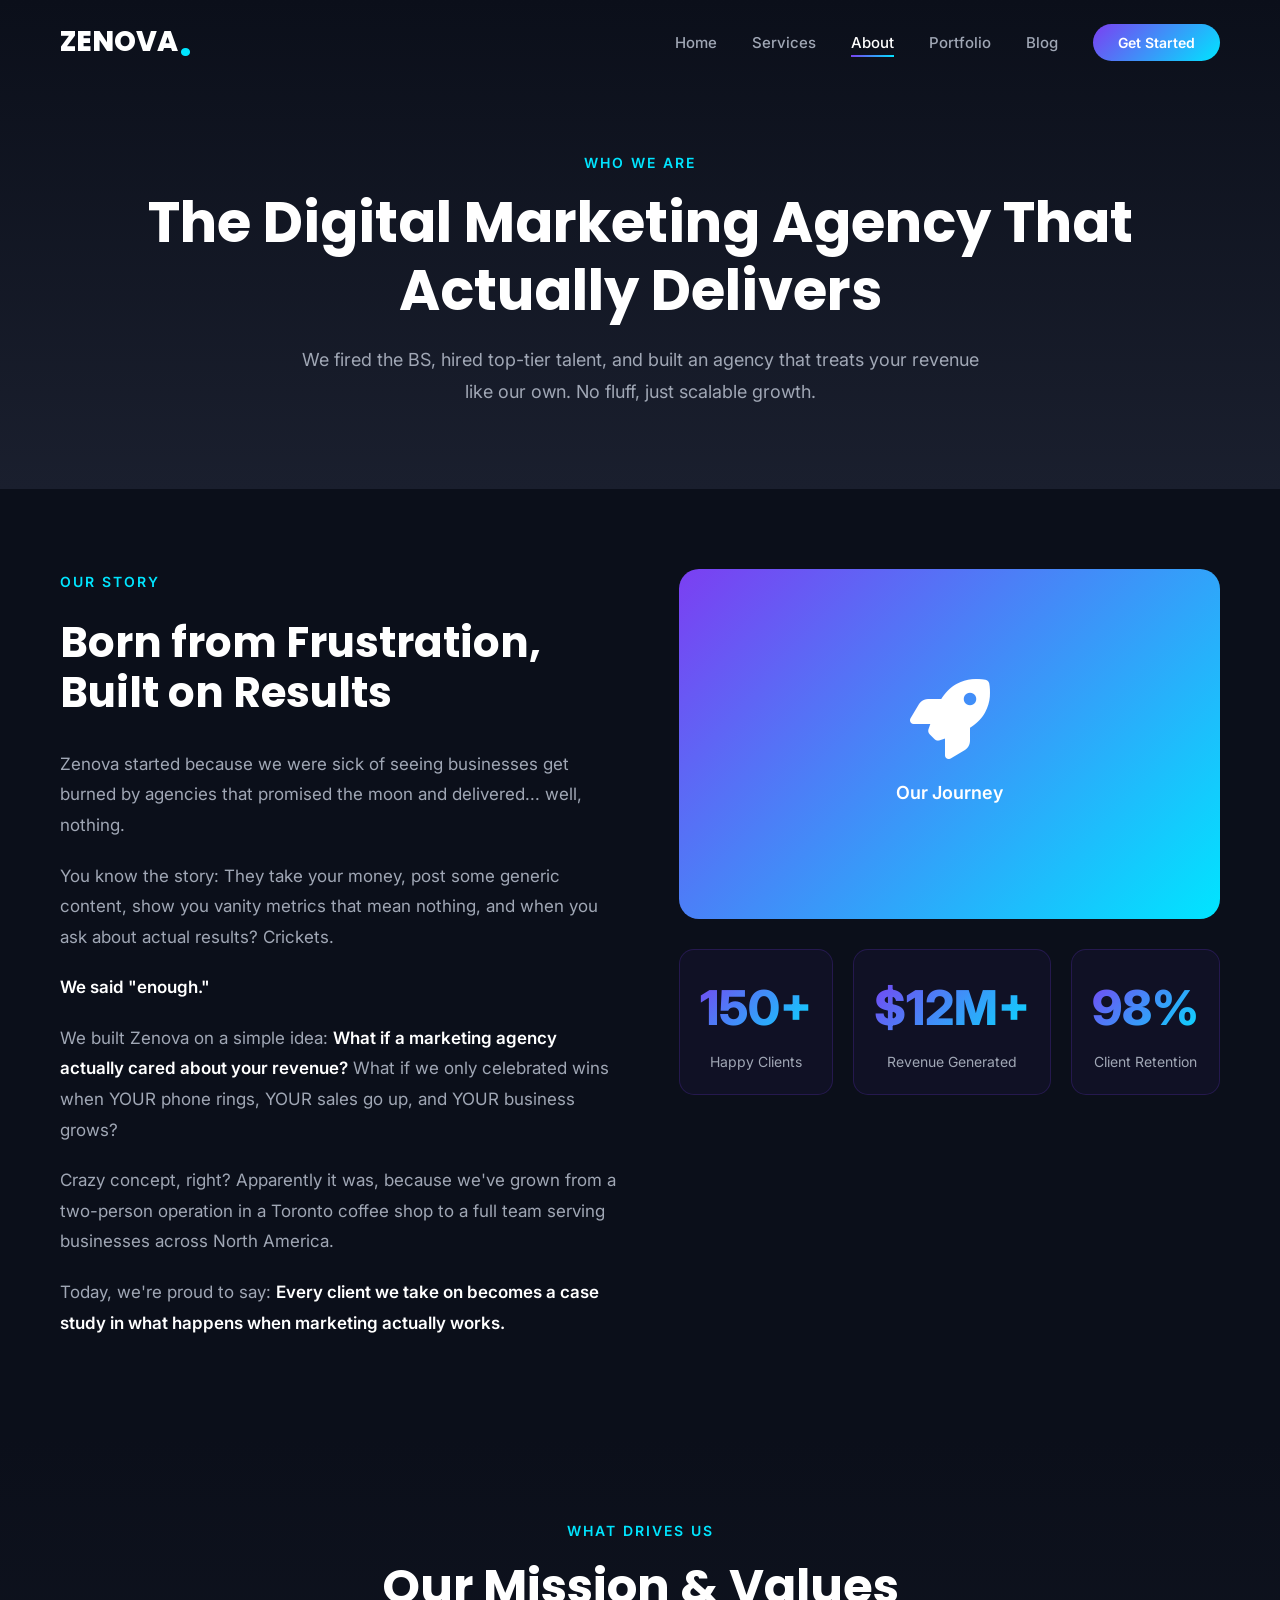
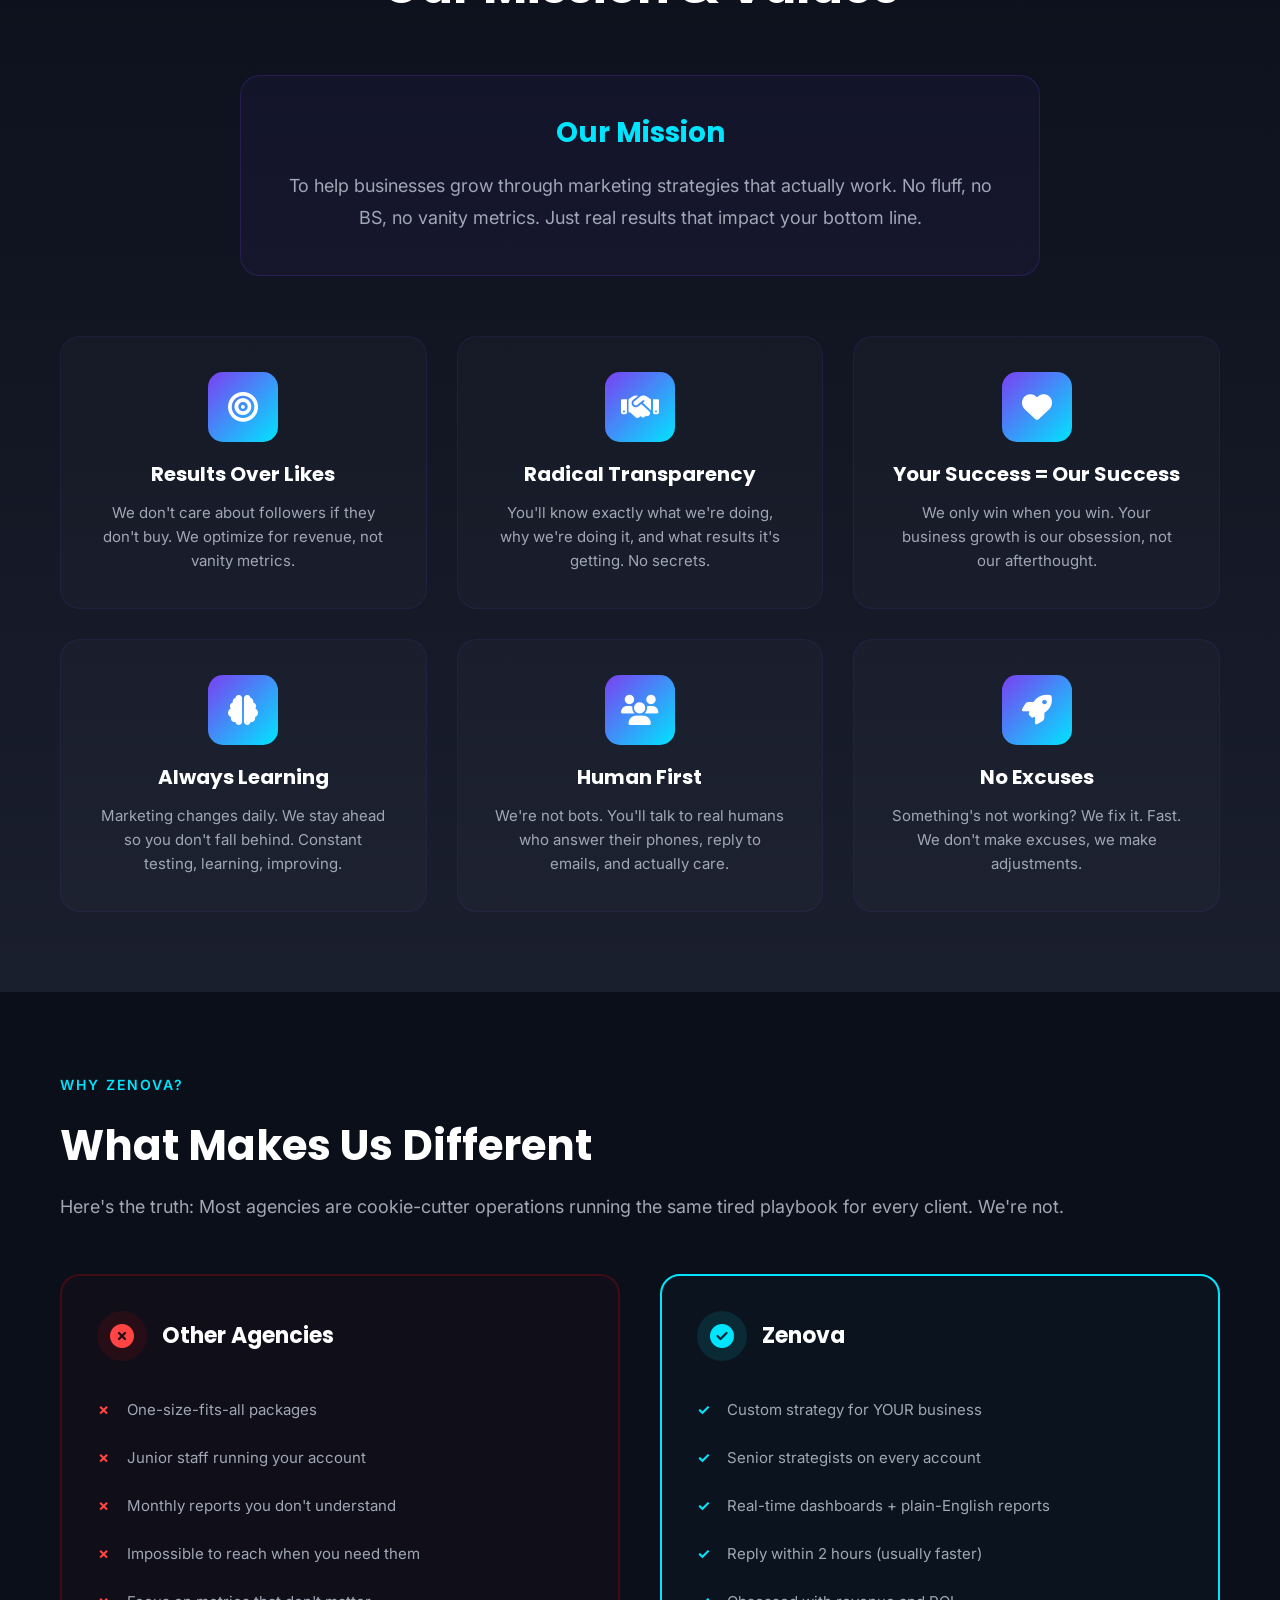
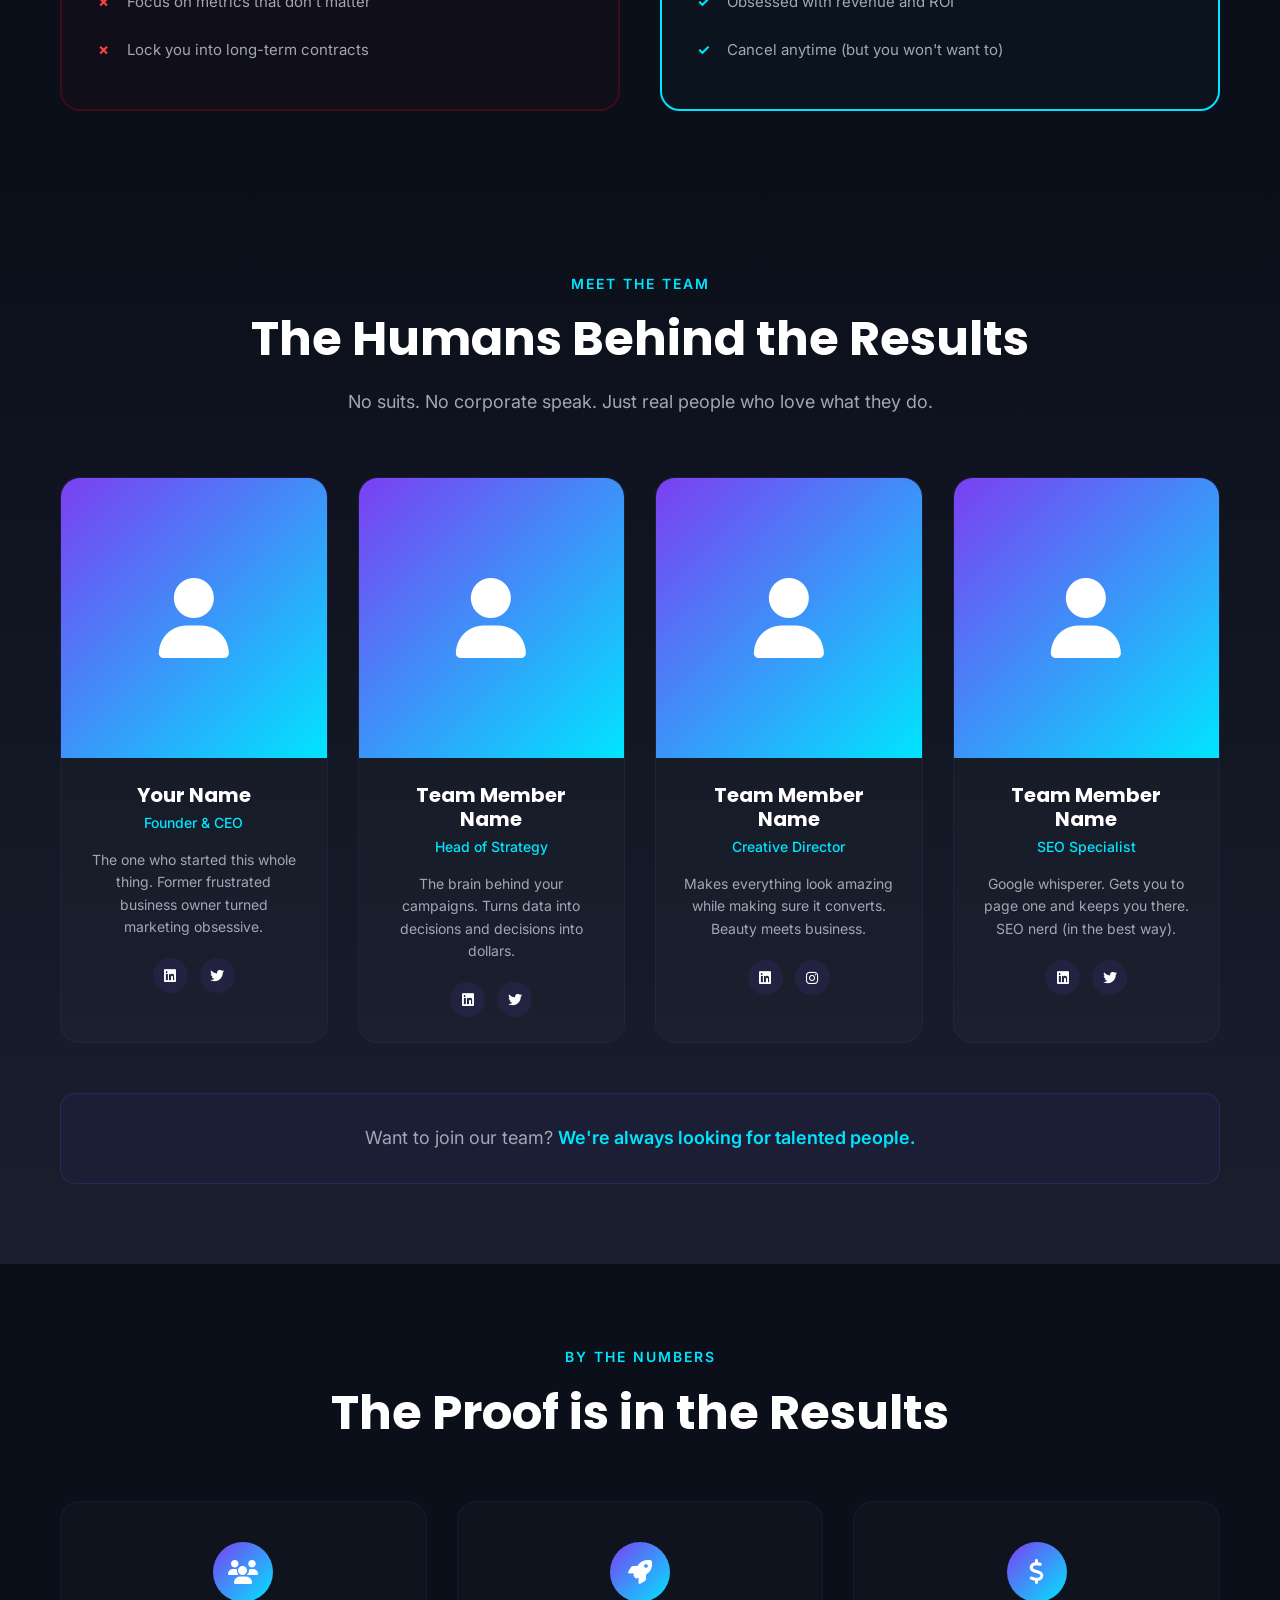
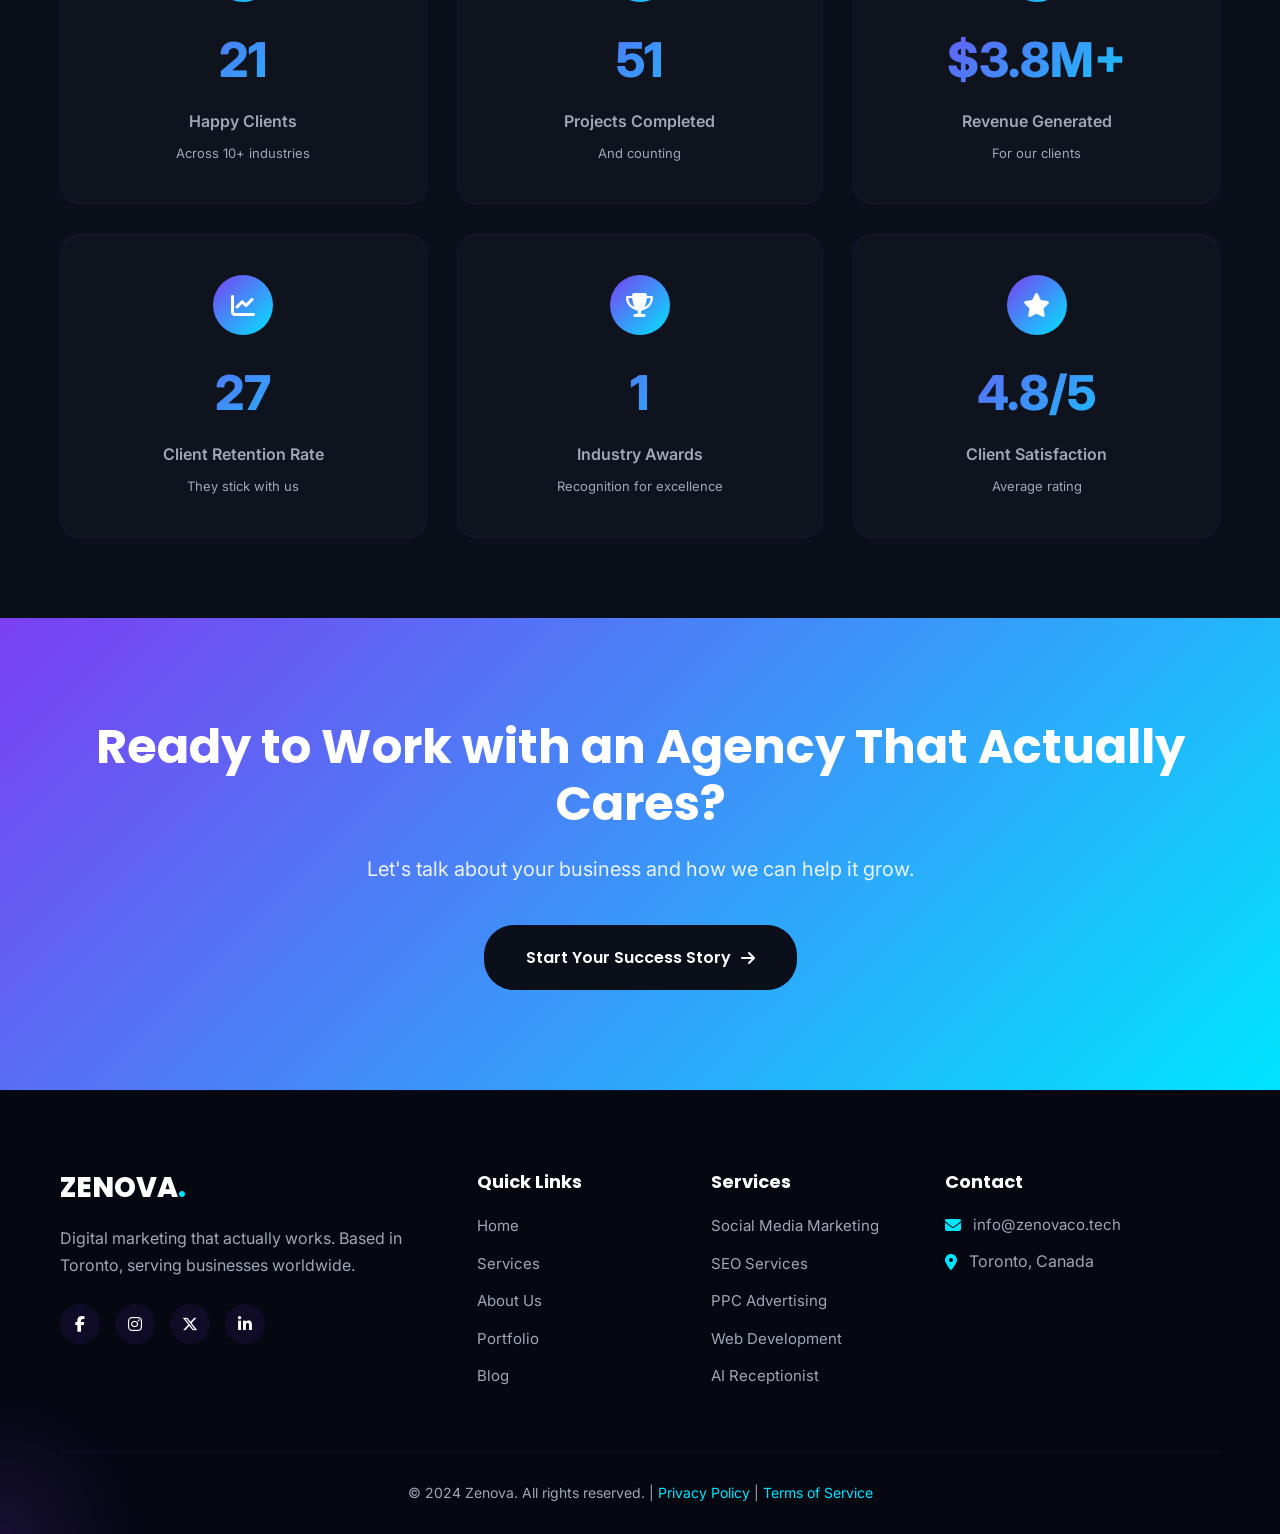
<file: about.html>
﻿<!DOCTYPE html>
<html lang="en">
<head>
    <meta charset="UTF-8">
    <meta name="viewport" content="width=device-width, initial-scale=1.0">
    
    <!-- SEO Meta Tags -->
    <title>About Zenova - Digital Marketing Agency Toronto | Our Story</title>
    <meta name="description" content="Meet Zenova, Toronto's elite digital marketing agency. We fired the BS and built a team of experts obsessed with scaling your revenue through SEO, PPC, and Social Media.">
    <meta name="keywords" content="about Zenova, digital marketing Toronto, marketing agency team, Toronto marketing experts">
    <meta name="author" content="Zenova">
    <meta name="robots" content="index, follow">
    
    <!-- Open Graph -->
    <meta property="og:type" content="website">
    <meta property="og:url" content="https://zenova-agency.pages.dev/about.html">
    <meta property="og:title" content="About Zenova - Real Marketing, Real Results">
    <meta property="og:description" content="We're not your typical marketing agency. We actually care about your results.">
    <meta property="og:image" content="https://zenova-agency.pages.dev/assets/images/og-image.jpg">
    
    <!-- Twitter -->
    <meta name="twitter:card" content="summary_large_image">
    <meta name="twitter:title" content="About Zenova - Digital Marketing Toronto">
    <meta name="twitter:description" content="We're the team that actually cares about your results.">
    
    <!-- Canonical -->
    <link rel="canonical" href="https://zenova-agency.pages.dev/about.html">
    
    <!-- Your existing CSS links stay below -->
    <title>About Us | Zenova - Real Marketing, Real Results</title>
    
    <!-- Glowing "Z" Favicon -->
<link rel="icon" type="image/svg+xml" href="favicon.svg">
    <link rel="shortcut icon" href="favicon.svg">
    <link rel="apple-touch-icon" href="favicon.svg">
    
    <!-- Google Fonts -->
    <link rel="preconnect" href="https://fonts.googleapis.com">
    <link rel="preconnect" href="https://fonts.gstatic.com" crossorigin>
    <link href="https://fonts.googleapis.com/css2?family=Poppins:wght@300;400;500;600;700;800&family=Inter:wght@300;400;500;600&display=swap" rel="stylesheet">
    
    <!-- Font Awesome -->
    <link rel="stylesheet" href="https://cdnjs.cloudflare.com/ajax/libs/font-awesome/6.5.1/css/all.min.css">
    
    <!-- CSS Files -->
    <link rel="stylesheet" href="css/main.css">
    <link rel="stylesheet" href="css/animations.css">
    <link rel="stylesheet" href="css/responsive.css">
</head>
<body>

    <!-- Navigation -->
    <nav class="navbar scrolled" id="navbar">
        <div class="container">
            <div class="nav-wrapper">
                <!-- Logo -->
                <a href="index.html" class="logo">
                    <span class="logo-text">ZENOVA</span>
                    <span class="logo-dot">.</span>
                </a>
                
                <!-- Desktop Menu -->
                <ul class="nav-menu" id="nav-menu">
                    <li><a href="index.html" class="nav-link">Home</a></li>
                    <li><a href="services.html" class="nav-link">Services</a></li>
                    <li><a href="about.html" class="nav-link active">About</a></li>
                    <li><a href="portfolio.html" class="nav-link">Portfolio</a></li>
                    <li><a href="blog.html" class="nav-link">Blog</a></li>
                    <li><a href="contact.html" class="btn-nav">Get Started</a></li>
                </ul>
                
                <!-- Mobile Menu Toggle -->
                <div class="hamburger" id="hamburger">
                    <span></span>
                    <span></span>
                    <span></span>
                </div>
            </div>
        </div>
    </nav>

    <!-- Page Header -->
    <section class="page-header">
        <div class="container">
            <div class="page-header-content">
                <span class="page-label">Who We Are</span>
                <h1 class="page-title">The Digital Marketing Agency That Actually Delivers</h1>
                <p class="page-subtitle">
                    We fired the BS, hired top-tier talent, and built an agency that treats your 
                    revenue like our own. No fluff, just scalable growth.
                </p>
            </div>
        </div>
    </section>

    <!-- Our Story Section -->
    <section class="our-story">
        <div class="container">
            <div class="story-content">
                <div class="story-text">
                    <span class="section-label">Our Story</span>
                    <h2>Born from Frustration, Built on Results</h2>
                    
                    <p>
                        Zenova started because we were sick of seeing businesses get burned by 
                        agencies that promised the moon and delivered... well, nothing.
                    </p>
                    
                    <p>
                        You know the story: They take your money, post some generic content, 
                        show you vanity metrics that mean nothing, and when you ask about actual 
                        results? Crickets.
                    </p>
                    
                    <p>
                        <strong>We said "enough."</strong>
                    </p>
                    
                    <p>
                        We built Zenova on a simple idea: <strong>What if a marketing agency 
                        actually cared about your revenue?</strong> What if we only celebrated wins 
                        when YOUR phone rings, YOUR sales go up, and YOUR business grows?
                    </p>
                    
                    <p>
                        Crazy concept, right? Apparently it was, because we've grown from a 
                        two-person operation in a Toronto coffee shop to a full team serving 
                        businesses across North America.
                    </p>
                    
                    <p>
                        Today, we're proud to say: <strong>Every client we take on becomes a 
                        case study in what happens when marketing actually works.</strong>
                    </p>
                </div>
                
                <div class="story-visual">
                    <div class="story-image-placeholder">
                        <i class="fas fa-rocket"></i>
                        <p>Our Journey</p>
                    </div>
                    
                    <!-- Quick Stats -->
                    <div class="quick-stats">
                        <div class="quick-stat">
                            <div class="stat-number">150+</div>
                            <div class="stat-label">Happy Clients</div>
                        </div>
                        <div class="quick-stat">
                            <div class="stat-number">$12M+</div>
                            <div class="stat-label">Revenue Generated</div>
                        </div>
                        <div class="quick-stat">
                            <div class="stat-number">98%</div>
                            <div class="stat-label">Client Retention</div>
                        </div>
                    </div>
                </div>
            </div>
        </div>
    </section>

    <!-- Mission & Values Section -->
    <section class="mission-values">
        <div class="container">
            <div class="section-header">
                <span class="section-label">What Drives Us</span>
                <h2 class="section-title">Our Mission & Values</h2>
            </div>
            
            <div class="mission-statement">
                <h3>Our Mission</h3>
                <p>
                    To help businesses grow through marketing strategies that actually work. 
                    No fluff, no BS, no vanity metrics. Just real results that impact your bottom line.
                </p>
            </div>
            
            <div class="values-grid">
                <div class="value-card">
                    <div class="value-icon">
                        <i class="fas fa-bullseye"></i>
                    </div>
                    <h3>Results Over Likes</h3>
                    <p>
                        We don't care about followers if they don't buy. We optimize for 
                        revenue, not vanity metrics.
                    </p>
                </div>
                
                <div class="value-card">
                    <div class="value-icon">
                        <i class="fas fa-handshake"></i>
                    </div>
                    <h3>Radical Transparency</h3>
                    <p>
                        You'll know exactly what we're doing, why we're doing it, and 
                        what results it's getting. No secrets.
                    </p>
                </div>
                
                <div class="value-card">
                    <div class="value-icon">
                        <i class="fas fa-heart"></i>
                    </div>
                    <h3>Your Success = Our Success</h3>
                    <p>
                        We only win when you win. Your business growth is our obsession, 
                        not our afterthought.
                    </p>
                </div>
                
                <div class="value-card">
                    <div class="value-icon">
                        <i class="fas fa-brain"></i>
                    </div>
                    <h3>Always Learning</h3>
                    <p>
                        Marketing changes daily. We stay ahead so you don't fall behind. 
                        Constant testing, learning, improving.
                    </p>
                </div>
                
                <div class="value-card">
                    <div class="value-icon">
                        <i class="fas fa-users"></i>
                    </div>
                    <h3>Human First</h3>
                    <p>
                        We're not bots. You'll talk to real humans who answer their phones, 
                        reply to emails, and actually care.
                    </p>
                </div>
                
                <div class="value-card">
                    <div class="value-icon">
                        <i class="fas fa-rocket"></i>
                    </div>
                    <h3>No Excuses</h3>
                    <p>
                        Something's not working? We fix it. Fast. We don't make excuses, 
                        we make adjustments.
                    </p>
                </div>
            </div>
        </div>
    </section>

    <!-- Why Choose Us Section -->
    <section class="why-choose-us">
        <div class="container">
            <div class="why-content">
                <div class="why-text">
                    <span class="section-label">Why Zenova?</span>
                    <h2>What Makes Us Different</h2>
                    <p class="intro-text">
                        Here's the truth: Most agencies are cookie-cutter operations running 
                        the same tired playbook for every client. We're not.
                    </p>
                </div>
                
                <div class="differences-list">
                    <div class="difference-item">
                        <div class="difference-header">
                            <div class="diff-icon">
                                <i class="fas fa-times-circle"></i>
                            </div>
                            <h3>Other Agencies</h3>
                        </div>
                        <ul>
                            <li>One-size-fits-all packages</li>
                            <li>Junior staff running your account</li>
                            <li>Monthly reports you don't understand</li>
                            <li>Impossible to reach when you need them</li>
                            <li>Focus on metrics that don't matter</li>
                            <li>Lock you into long-term contracts</li>
                        </ul>
                    </div>
                    
                    <div class="difference-item zenova-difference">
                        <div class="difference-header">
                            <div class="diff-icon">
                                <i class="fas fa-check-circle"></i>
                            </div>
                            <h3>Zenova</h3>
                        </div>
                        <ul>
                            <li>Custom strategy for YOUR business</li>
                            <li>Senior strategists on every account</li>
                            <li>Real-time dashboards + plain-English reports</li>
                            <li>Reply within 2 hours (usually faster)</li>
                            <li>Obsessed with revenue and ROI</li>
                            <li>Cancel anytime (but you won't want to)</li>
                        </ul>
                    </div>
                </div>
            </div>
        </div>
    </section>

    <!-- Team Section -->
    <section class="team-section">
        <div class="container">
            <div class="section-header">
                <span class="section-label">Meet The Team</span>
                <h2 class="section-title">The Humans Behind the Results</h2>
                <p class="section-subtitle">
                    No suits. No corporate speak. Just real people who love what they do.
                </p>
            </div>
            
            <div class="team-grid">
                <!-- Team Member 1 -->
                <div class="team-member">
                    <div class="member-image">
                        <div class="member-photo-placeholder">
                            <i class="fas fa-user"></i>
                        </div>
                    </div>
                    <div class="member-info">
                        <h3 class="member-name">Your Name</h3>
                        <p class="member-role">Founder & CEO</p>
                        <p class="member-bio">
                            The one who started this whole thing. Former frustrated business 
                            owner turned marketing obsessive.
                        </p>
                        <div class="member-socials">
                            <a href="#"><i class="fab fa-linkedin"></i></a>
                            <a href="#"><i class="fab fa-twitter"></i></a>
                        </div>
                    </div>
                </div>
                
                <!-- Team Member 2 -->
                <div class="team-member">
                    <div class="member-image">
                        <div class="member-photo-placeholder">
                            <i class="fas fa-user"></i>
                        </div>
                    </div>
                    <div class="member-info">
                        <h3 class="member-name">Team Member Name</h3>
                        <p class="member-role">Head of Strategy</p>
                        <p class="member-bio">
                            The brain behind your campaigns. Turns data into decisions and 
                            decisions into dollars.
                        </p>
                        <div class="member-socials">
                            <a href="#"><i class="fab fa-linkedin"></i></a>
                            <a href="#"><i class="fab fa-twitter"></i></a>
                        </div>
                    </div>
                </div>
                
                <!-- Team Member 3 -->
                <div class="team-member">
                    <div class="member-image">
                        <div class="member-photo-placeholder">
                            <i class="fas fa-user"></i>
                        </div>
                    </div>
                    <div class="member-info">
                        <h3 class="member-name">Team Member Name</h3>
                        <p class="member-role">Creative Director</p>
                        <p class="member-bio">
                            Makes everything look amazing while making sure it converts. 
                            Beauty meets business.
                        </p>
                        <div class="member-socials">
                            <a href="#"><i class="fab fa-linkedin"></i></a>
                            <a href="#"><i class="fab fa-instagram"></i></a>
                        </div>
                    </div>
                </div>
                
                <!-- Team Member 4 -->
                <div class="team-member">
                    <div class="member-image">
                        <div class="member-photo-placeholder">
                            <i class="fas fa-user"></i>
                        </div>
                    </div>
                    <div class="member-info">
                        <h3 class="member-name">Team Member Name</h3>
                        <p class="member-role">SEO Specialist</p>
                        <p class="member-bio">
                            Google whisperer. Gets you to page one and keeps you there. 
                            SEO nerd (in the best way).
                        </p>
                        <div class="member-socials">
                            <a href="#"><i class="fab fa-linkedin"></i></a>
                            <a href="#"><i class="fab fa-twitter"></i></a>
                        </div>
                    </div>
                </div>
            </div>
            
            <div class="team-cta">
                <p>Want to join our team? <a href="contact.html">We're always looking for talented people.</a></p>
            </div>
        </div>
    </section>

    <!-- Company Stats Section -->
    <section class="company-stats">
        <div class="container">
            <div class="section-header">
                <span class="section-label">By The Numbers</span>
                <h2 class="section-title">The Proof is in the Results</h2>
            </div>
            
            <div class="stats-grid-large">
                <div class="stat-card">
                    <div class="stat-icon">
                        <i class="fas fa-users"></i>
                    </div>
                    <div class="stat-number" data-target="75">0</div>
                    <div class="stat-label">Happy Clients</div>
                    <p class="stat-desc">Across 10+ industries</p>
                </div>
                
                <div class="stat-card">
                    <div class="stat-icon">
                        <i class="fas fa-rocket"></i>
                    </div>
                    <div class="stat-number" data-target="180">0</div>
                    <div class="stat-label">Projects Completed</div>
                    <p class="stat-desc">And counting</p>
                </div>
                
                <div class="stat-card">
                    <div class="stat-icon">
                        <i class="fas fa-dollar-sign"></i>
                    </div>
                    <div class="stat-number-text">$3.8M+</div>
                    <div class="stat-label">Revenue Generated</div>
                    <p class="stat-desc">For our clients</p>
                </div>
                
                <div class="stat-card">
                    <div class="stat-icon">
                        <i class="fas fa-chart-line"></i>
                    </div>
                    <div class="stat-number" data-target="94">0</div>
                    <div class="stat-label">Client Retention Rate</div>
                    <p class="stat-desc">They stick with us</p>
                </div>
                
                <div class="stat-card">
                    <div class="stat-icon">
                        <i class="fas fa-trophy"></i>
                    </div>
                    <div class="stat-number" data-target="6">0</div>
                    <div class="stat-label">Industry Awards</div>
                    <p class="stat-desc">Recognition for excellence</p>
                </div>
                
                <div class="stat-card">
                    <div class="stat-icon">
                        <i class="fas fa-star"></i>
                    </div>
                    <div class="stat-number-text">4.8/5</div>
                    <div class="stat-label">Client Satisfaction</div>
                    <p class="stat-desc">Average rating</p>
                </div>
            </div>
        </div>
    </section>

    <!-- CTA Section -->
    <section class="cta-section">
        <div class="container">
            <div class="cta-content">
                <h2>Ready to Work with an Agency That Actually Cares?</h2>
                <p>Let's talk about your business and how we can help it grow.</p>
                <a href="contact.html" class="btn btn-primary btn-large">
                    Start Your Success Story
                    <i class="fas fa-arrow-right"></i>
                </a>
            </div>
        </div>
    </section>

    <!-- Footer -->
    <footer class="footer">
        <div class="container">
            <div class="footer-content">
                <!-- Company Info -->
                <div class="footer-col">
                    <h3 class="footer-logo">ZENOVA<span>.</span></h3>
                    <p class="footer-desc">
                        Digital marketing that actually works. 
                        Based in Toronto, serving businesses worldwide.
                    </p>
                    <div class="social-links">
                        <a href="https://www.facebook.com/zenovacoofficial/" target="_blank" aria-label="Facebook"><i class="fab fa-facebook-f"></i></a>
                        <a href="https://www.instagram.com/zenovacoofficials/" target="_blank" aria-label="Instagram"><i class="fab fa-instagram"></i></a>
                        <a href="https://x.com/zenova_agency" target="_blank" aria-label="X (Twitter)"><i class="fa-brands fa-x-twitter"></i></a>
                        <a href="https://www.linkedin.com/in/zenova-agency/" target="_blank" aria-label="LinkedIn"><i class="fab fa-linkedin-in"></i></a>
                    </div>
                </div>
                
                <!-- Quick Links -->
                <div class="footer-col">
                    <h4>Quick Links</h4>
                    <ul>
                        <li><a href="index.html">Home</a></li>
                        <li><a href="services.html">Services</a></li>
                        <li><a href="about.html">About Us</a></li>
                        <li><a href="portfolio.html">Portfolio</a></li>
                        <li><a href="blog.html">Blog</a></li>
                    </ul>
                </div>
                
                <!-- Services -->
                <div class="footer-col">
                    <h4>Services</h4>
                    <ul>
                        <li><a href="services.html#social-media">Social Media Marketing</a></li>
                        <li><a href="services.html#seo">SEO Services</a></li>
                        <li><a href="services.html#ppc">PPC Advertising</a></li>
                        <li><a href="services.html#web-dev">Web Development</a></li>
                        <li><a href="services.html#ai-receptionist">AI Receptionist</a></li>
                    </ul>
                </div>
                
                <!-- Contact -->
                <div class="footer-col">
                    <h4>Contact</h4>
                    <ul class="contact-info">
                        <li>
                            <i class="fas fa-envelope"></i>
                            <a href="mailto:info@zenovaco.tech">info@zenovaco.tech</a>
                        </li>
                        <li>
                            <i class="fas fa-map-marker-alt"></i>
                            <span>Toronto, Canada</span>
                        </li>
                    </ul>
                </div>
            </div>
            
            <div class="footer-bottom">
                <p>&copy; 2024 Zenova. All rights reserved. | <a href="#">Privacy Policy</a> | <a href="#">Terms of Service</a></p>
            </div>
        </div>
    </footer>

    <!-- Back to Top Button -->
    <button id="back-to-top" class="back-to-top" aria-label="Back to top">
        <i class="fas fa-arrow-up"></i>
    </button>

    <!-- JavaScript Files -->
    <script src="js/main.js" defer></script>
    
</body>

</html>
</file>
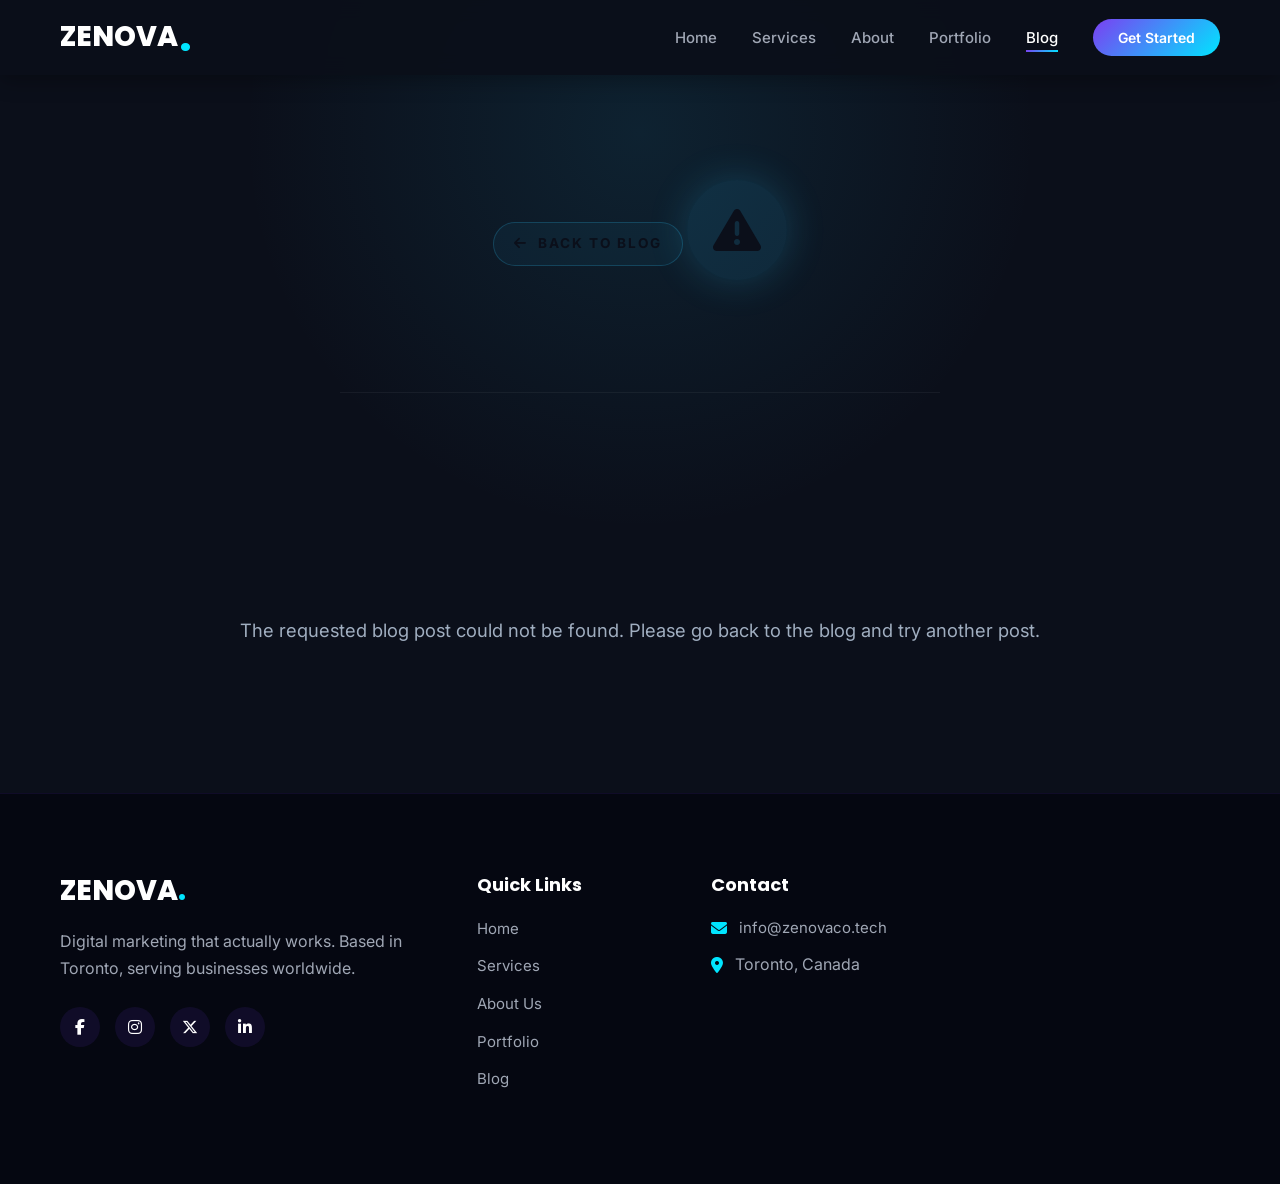
<file: blog-post.html>
﻿<!DOCTYPE html>
<html lang="en">
<head>
    <meta charset="UTF-8">
    <meta name="viewport" content="width=device-width, initial-scale=1.0">
    <title>Blog Post | Zenova</title>
    <meta name="description" content="Read our latest insights on digital marketing, SEO, and business growth.">
    
    <!-- Favicon -->
    <link rel="icon" type="image/svg+xml" href="favicon.svg">
    <link rel="shortcut icon" href="favicon.svg">
    <link rel="apple-touch-icon" href="favicon.svg">
    
    <!-- Google Fonts -->
    <link href="https://fonts.googleapis.com/css2?family=Poppins:wght@300;400;500;600;700;800&family=Inter:wght@300;400;500;600&display=swap" rel="stylesheet">
    <link rel="stylesheet" href="https://cdnjs.cloudflare.com/ajax/libs/font-awesome/6.5.1/css/all.min.css">
    
    <!-- CSS -->
    <link rel="stylesheet" href="css/main.css">
    <link rel="stylesheet" href="css/animations.css">
    <link rel="stylesheet" href="css/responsive.css">

    <style>
        /* Premium Blog Post Design */
        .dynamic-header {
            position: relative;
            padding: 180px 0 80px;
            background: linear-gradient(135deg, var(--dark-bg) 0%, #0f1724 100%);
            overflow: hidden;
        }
        .dynamic-header::before {
            content: '';
            position: absolute;
            top: -50%;
            left: 50%;
            transform: translateX(-50%);
            width: 800px;
            height: 800px;
            background: radial-gradient(circle, rgba(31,143,179,0.15) 0%, rgba(11,15,20,0) 70%);
            border-radius: 50%;
            z-index: 0;
            pointer-events: none;
        }
        .dynamic-header .container {
            position: relative;
            z-index: 1;
            text-align: center;
        }
        .back-link {
            display: inline-flex;
            align-items: center;
            gap: 10px;
            color: var(--primary-color);
            text-transform: uppercase;
            letter-spacing: 2px;
            font-size: 0.85rem;
            font-weight: 700;
            text-decoration: none;
            margin-bottom: 30px;
            transition: 0.3s;
            padding: 10px 20px;
            border: 1px solid rgba(46, 199, 255, 0.2);
            border-radius: 30px;
            background: rgba(46, 199, 255, 0.05);
        }
        .back-link:hover {
            background: rgba(46, 199, 255, 0.15);
            color: var(--white);
            transform: translateY(-2px);
        }
        .dynamic-header h1 {
            font-size: 3.5rem;
            line-height: 1.2;
            color: var(--white);
            margin-bottom: 25px;
            max-width: 900px;
            margin-left: auto;
            margin-right: auto;
            background: var(--gradient);
            -webkit-background-clip: text;
            -webkit-text-fill-color: transparent;
        }
        .post-meta-big {
            display: flex;
            justify-content: center;
            flex-wrap: wrap;
            gap: 30px;
            color: var(--gray);
            font-size: 1rem;
            margin-bottom: 40px;
            padding-top: 20px;
            border-top: 1px solid rgba(255,255,255,0.05);
            max-width: 600px;
            margin-left: auto;
            margin-right: auto;
        }
        .post-meta-big span {
            display: flex;
            align-items: center;
            gap: 10px;
        }
        .post-meta-big i {
            color: var(--primary-color);
        }
        .dynamic-content {
            padding: 80px 0 120px;
            background: var(--dark-bg);
        }
        .content-wrapper {
            max-width: 800px;
            margin: 0 auto;
            color: #a0aec0;
            font-size: 1.15rem;
            line-height: 1.9;
        }
        .content-wrapper p {
            margin-bottom: 25px;
        }
        .content-wrapper h3 {
            color: var(--white);
            font-size: 2rem;
            margin: 50px 0 25px;
            font-weight: 700;
            letter-spacing: -0.5px;
        }
        .content-wrapper blockquote {
            position: relative;
            padding: 40px;
            margin: 50px 0;
            background: rgba(46, 199, 255, 0.03);
            border-radius: 0 16px 16px 0;
            border-left: 4px solid var(--primary-color);
            font-style: italic;
            font-size: 1.4rem;
            color: var(--white);
            line-height: 1.6;
            box-shadow: 0 10px 30px rgba(0,0,0,0.2);
        }
        .content-wrapper ul {
            margin-bottom: 30px;
            padding-left: 20px;
        }
        .content-wrapper li {
            margin-bottom: 15px;
        }
        .content-wrapper strong {
            color: var(--primary-color);
        }
        .header-icon {
            font-size: 3rem;
            color: var(--primary-color);
            margin-bottom: 20px;
            display: inline-flex;
            align-items: center;
            justify-content: center;
            width: 100px;
            height: 100px;
            background: rgba(46, 199, 255, 0.1);
            border-radius: 50%;
            box-shadow: 0 0 40px rgba(46, 199, 255, 0.2);
        }
    </style>
</head>
<body>

    <!-- Navigation -->
    <nav class="navbar scrolled" id="navbar">
        <div class="container">
            <div class="nav-wrapper">
                <a href="index.html" class="logo">
                    <span class="logo-text">ZENOVA</span><span class="logo-dot">.</span>
                </a>
                <ul class="nav-menu" id="nav-menu">
                    <li><a href="index.html" class="nav-link">Home</a></li>
                    <li><a href="services.html" class="nav-link">Services</a></li>
                    <li><a href="about.html" class="nav-link">About</a></li>
                    <li><a href="portfolio.html" class="nav-link">Portfolio</a></li>
                    <li><a href="blog.html" class="nav-link active">Blog</a></li>
                    <li><a href="contact.html" class="btn-nav">Get Started</a></li>
                </ul>
            </div>
        </div>
    </nav>

    <div id="dynamic-loader" style="min-height: 80vh;">
        <!-- Header -->
        <section class="dynamic-header">
            <div class="container">
                <a href="blog.html" class="back-link"><i class="fas fa-arrow-left"></i> Back to Blog</a>
                <div class="header-icon" id="d-icon"><i class="fas fa-spinner fa-spin"></i></div>
                <h1 id="d-title">Loading...</h1>
                <div class="post-meta-big" id="d-meta">
                    <!-- Meta loaded via JS -->
                </div>
            </div>
        </section>

        <!-- Content -->
        <section class="dynamic-content">
            <div class="container">
                <div class="content-wrapper" id="d-content">
                    <!-- Content loaded via JS -->
                </div>
            </div>
        </section>
    </div>

    <!-- Footer -->
    <footer class="footer">
        <div class="container">
            <div class="footer-content">
                <div class="footer-col">
                    <h3 class="footer-logo">ZENOVA<span>.</span></h3>
                    <p class="footer-desc">Digital marketing that actually works. Based in Toronto, serving businesses worldwide.</p>
                    <div class="social-links">
                        <a href="https://www.facebook.com/zenovacoofficial/" target="_blank" aria-label="Facebook"><i class="fab fa-facebook-f"></i></a>
                        <a href="https://www.instagram.com/zenovacoofficials/" target="_blank" aria-label="Instagram"><i class="fab fa-instagram"></i></a>
                        <a href="https://x.com/zenova_agency" target="_blank" aria-label="X (Twitter)"><i class="fa-brands fa-x-twitter"></i></a>
                        <a href="https://www.linkedin.com/in/zenova-agency/" target="_blank" aria-label="LinkedIn"><i class="fab fa-linkedin-in"></i></a>
                    </div>
                </div>
                <div class="footer-col">
                    <h4>Quick Links</h4>
                    <ul>
                        <li><a href="index.html">Home</a></li>
                        <li><a href="services.html">Services</a></li>
                        <li><a href="about.html">About Us</a></li>
                        <li><a href="portfolio.html">Portfolio</a></li>
                        <li><a href="blog.html">Blog</a></li>
                    </ul>
                </div>
                <div class="footer-col">
                    <h4>Contact</h4>
                    <ul class="contact-info">
                        <li><i class="fas fa-envelope"></i><a href="mailto:info@zenovaco.tech">info@zenovaco.tech</a></li>
                        <li><i class="fas fa-map-marker-alt"></i><span>Toronto, Canada</span></li>
                    </ul>
                </div>
            </div>
        </div>
    </footer>

    <script src="js/content-data.js"></script>
    <script>
        document.addEventListener('DOMContentLoaded', () => {
            const urlParams = new URLSearchParams(window.location.search);
            const id = urlParams.get('id');
            const data = contentData.blogs[id];

            if(data) {
                document.title = data.title + " | Zenova Blog";
                document.getElementById('d-title').textContent = data.title;
                document.getElementById('d-icon').innerHTML = `<i class="${data.imageIcon}"></i>`;
                document.getElementById('d-meta').innerHTML = `
                    <span><i class="fas fa-tag"></i> ${data.category}</span>
                    <span><i class="far fa-calendar"></i> ${data.date}</span>
                    <span><i class="far fa-clock"></i> ${data.readTime}</span>
                `;
                document.getElementById('d-content').innerHTML = data.content;
            } else {
                document.getElementById('d-title').textContent = "Post Not Found";
                document.getElementById('d-icon').innerHTML = `<i class="fas fa-exclamation-triangle"></i>`;
                document.getElementById('d-content').innerHTML = "<p>The requested blog post could not be found. Please go back to the blog and try another post.</p>";
            }
        });
    </script>
</body>
</html>
</file>
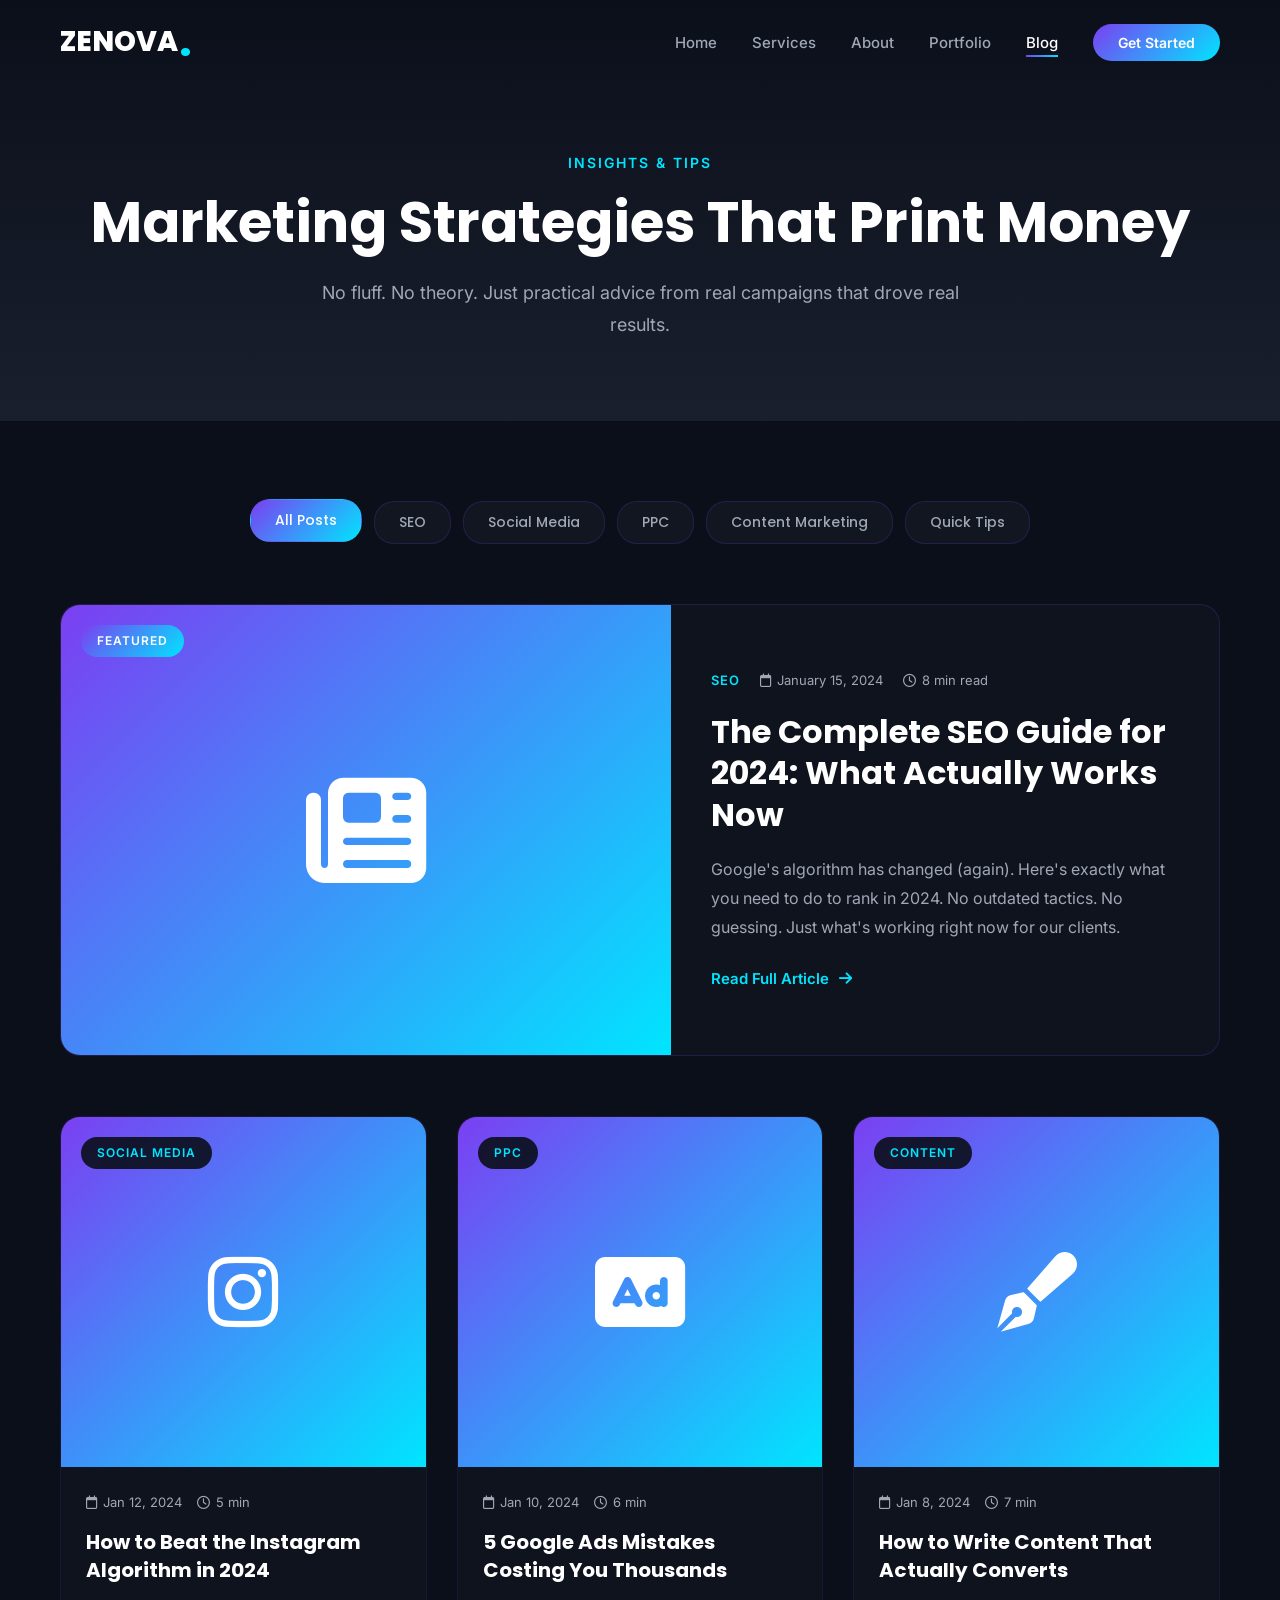
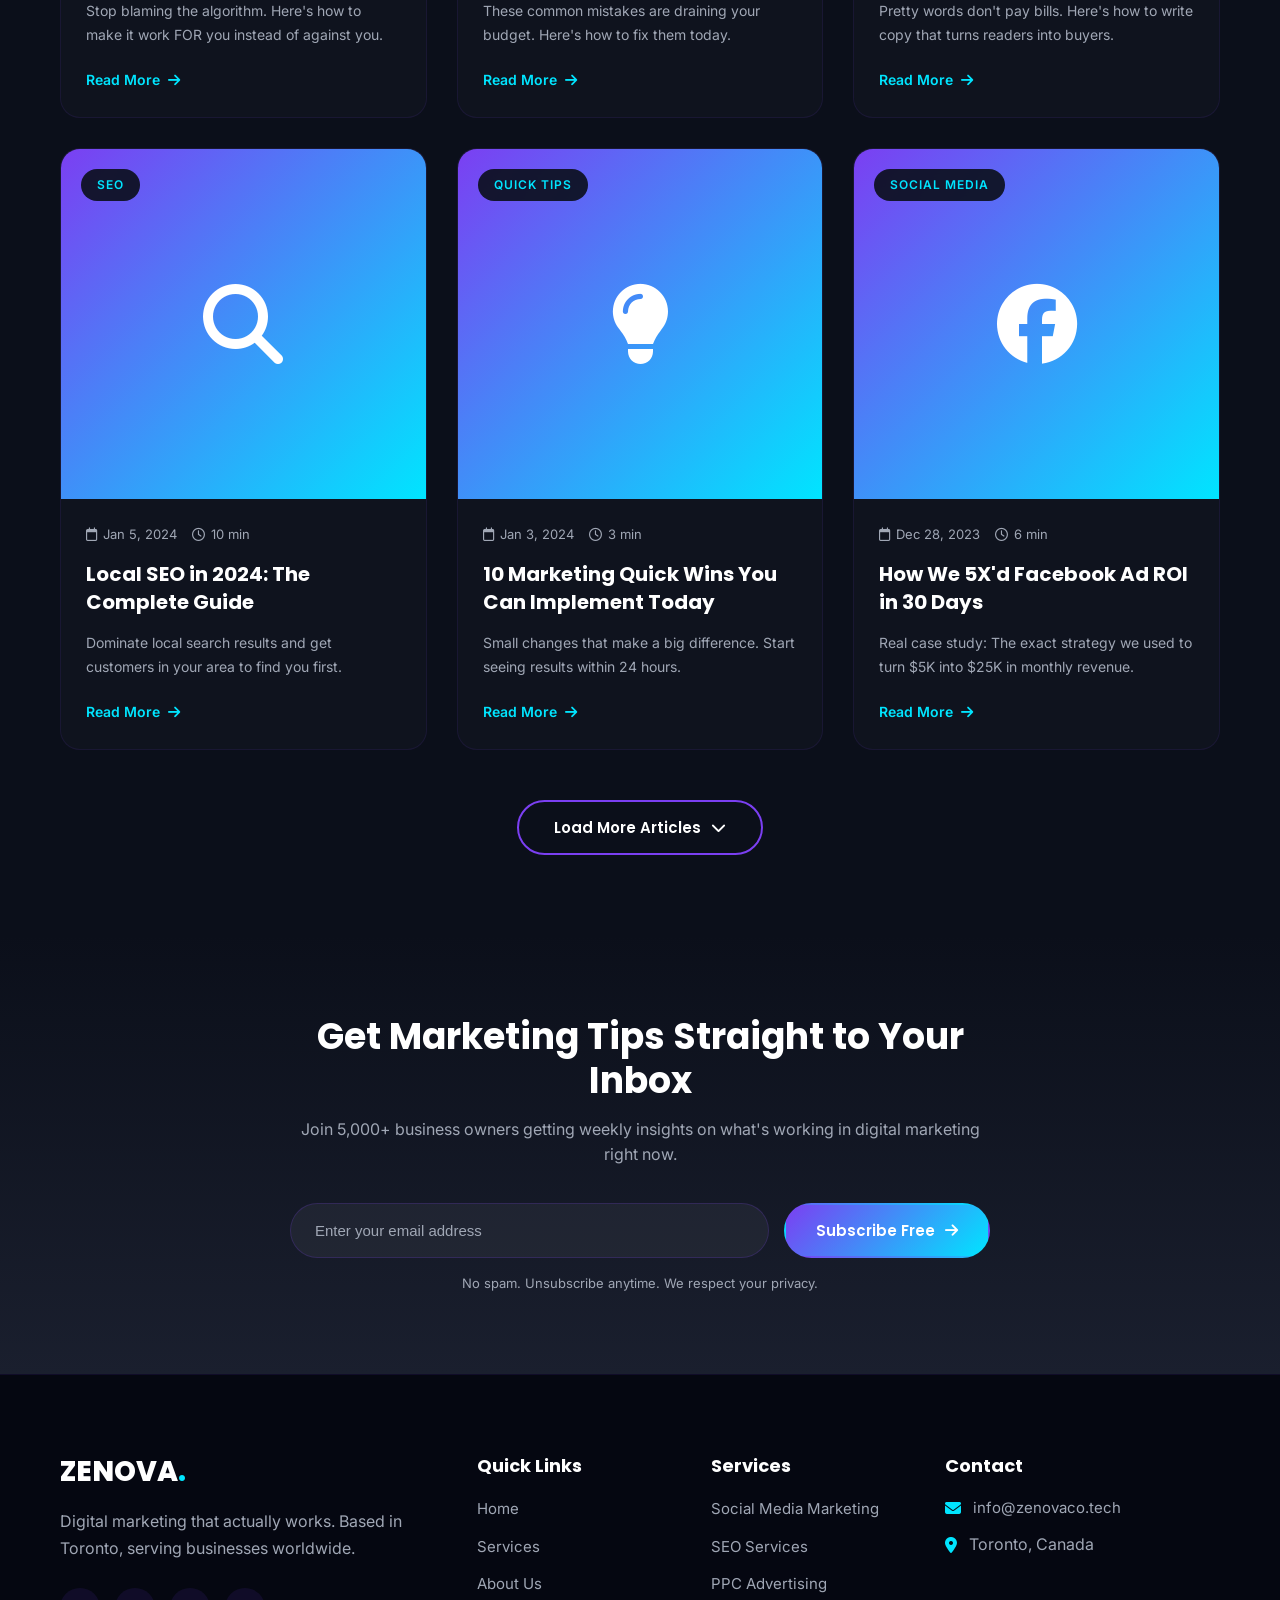
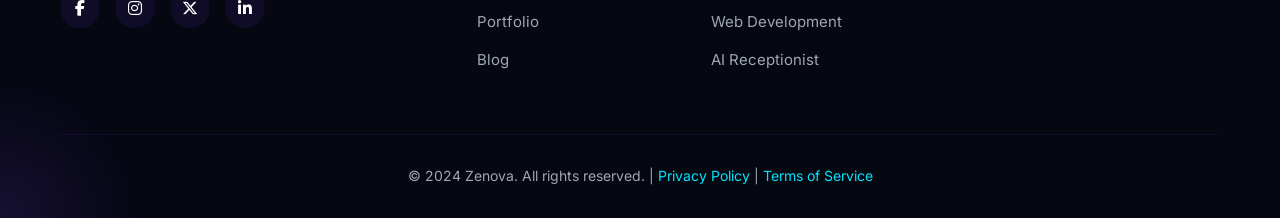
<file: blog.html>
﻿<!DOCTYPE html>
<html lang="en">
<head>
    <meta charset="UTF-8">
    <meta name="viewport" content="width=device-width, initial-scale=1.0">
    
    <title>Blog - Digital Marketing Tips & Insights | Zenova</title>
    <meta name="description" content="No-BS marketing advice. Learn SEO, social media, and digital strategies that actually work. From Toronto's most honest marketing agency.">
    <meta name="keywords" content="marketing blog, SEO tips, social media strategies, digital marketing advice, Toronto marketing">
    <meta name="author" content="Zenova">
    <meta name="robots" content="index, follow">
    
    <meta property="og:type" content="website">
    <meta property="og:url" content="https://zenova-agency.pages.dev/blog.html">
    <meta property="og:title" content="Marketing Blog - Zenova Toronto">
    <meta property="og:description" content="Digital marketing tips that actually work.">
    <meta property="og:image" content="https://zenova-agency.pages.dev/assets/images/og-image.jpg">
    
    <link rel="canonical" href="https://zenova-agency.pages.dev/blog.html">
    
    <title>Blog | Zenova - Digital Marketing Tips & Insights</title>
    
    <!-- Favicon -->
 <link rel="icon" type="image/svg+xml" href="favicon.svg">
    <link rel="shortcut icon" href="favicon.svg">
    <link rel="apple-touch-icon" href="favicon.svg">
    <!-- Google Fonts -->
    <link rel="preconnect" href="https://fonts.googleapis.com">
    <link rel="preconnect" href="https://fonts.gstatic.com" crossorigin>
    <link href="https://fonts.googleapis.com/css2?family=Poppins:wght@300;400;500;600;700;800&family=Inter:wght@300;400;500;600&display=swap" rel="stylesheet">
    
    <!-- Font Awesome -->
    <link rel="stylesheet" href="https://cdnjs.cloudflare.com/ajax/libs/font-awesome/6.5.1/css/all.min.css">
    
    <!-- CSS Files -->
    <link rel="stylesheet" href="css/main.css">
    <link rel="stylesheet" href="css/animations.css">
    <link rel="stylesheet" href="css/responsive.css">
</head>
<body>

    <!-- Navigation -->
    <nav class="navbar scrolled" id="navbar">
        <div class="container">
            <div class="nav-wrapper">
                <!-- Logo -->
                <a href="index.html" class="logo">
                    <span class="logo-text">ZENOVA</span>
                    <span class="logo-dot">.</span>
                </a>
                
                <!-- Desktop Menu -->
                <ul class="nav-menu" id="nav-menu">
                    <li><a href="index.html" class="nav-link">Home</a></li>
                    <li><a href="services.html" class="nav-link">Services</a></li>
                    <li><a href="about.html" class="nav-link">About</a></li>
                    <li><a href="portfolio.html" class="nav-link">Portfolio</a></li>
                    <li><a href="blog.html" class="nav-link active">Blog</a></li>
                    <li><a href="contact.html" class="btn-nav">Get Started</a></li>
                </ul>
                
                <!-- Mobile Menu Toggle -->
                <div class="hamburger" id="hamburger">
                    <span></span>
                    <span></span>
                    <span></span>
                </div>
            </div>
        </div>
    </nav>

    <!-- Page Header -->
    <section class="page-header">
        <div class="container">
            <div class="page-header-content">
                <span class="page-label">Insights & Tips</span>
                <h1 class="page-title">Marketing Strategies That Print Money</h1>
                <p class="page-subtitle">
                    No fluff. No theory. Just practical advice from real campaigns that drove real results.
                </p>
            </div>
        </div>
    </section>

    <!-- Blog Categories -->
    <section class="blog-section">
        <div class="container">
            
            <!-- Category Filter -->
            <div class="blog-categories">
                <button class="category-btn active" data-category="all">All Posts</button>
                <button class="category-btn" data-category="seo">SEO</button>
                <button class="category-btn" data-category="social-media">Social Media</button>
                <button class="category-btn" data-category="ppc">PPC</button>
                <button class="category-btn" data-category="content">Content Marketing</button>
                <button class="category-btn" data-category="tips">Quick Tips</button>
            </div>

            <!-- Featured Post -->
            <div class="featured-post">
                <div class="featured-post-image">
                    <div class="blog-image-placeholder featured">
                        <i class="fas fa-newspaper"></i>
                    </div>
                    <span class="post-badge featured-badge">Featured</span>
                </div>
                <div class="featured-post-content">
                    <div class="post-meta">
                        <span class="post-category">SEO</span>
                        <span class="post-date"><i class="far fa-calendar"></i> January 15, 2024</span>
                        <span class="post-read-time"><i class="far fa-clock"></i> 8 min read</span>
                    </div>
                    <h2 class="featured-post-title">
                        <a href="blog-post.html?id=seo-guide-2024">The Complete SEO Guide for 2024: What Actually Works Now</a>
                    </h2>
                    <p class="featured-post-excerpt">
                        Google's algorithm has changed (again). Here's exactly what you need to do to rank in 2024. 
                        No outdated tactics. No guessing. Just what's working right now for our clients.
                    </p>
                    <a href="blog-post.html?id=seo-guide-2024" class="read-more-btn">
                        Read Full Article <i class="fas fa-arrow-right"></i>
                    </a>
                </div>
            </div>

            <!-- Blog Grid -->
            <div class="blog-grid">
                
                <!-- Blog Post 1 -->
                <article class="blog-card" data-category="social-media">
                    <div class="blog-card-image">
                        <div class="blog-image-placeholder">
                            <i class="fab fa-instagram"></i>
                        </div>
                        <span class="post-badge">Social Media</span>
                    </div>
                    <div class="blog-card-content">
                        <div class="post-meta-small">
                            <span class="post-date"><i class="far fa-calendar"></i> Jan 12, 2024</span>
                            <span class="post-read-time"><i class="far fa-clock"></i> 5 min</span>
                        </div>
                        <h3 class="blog-card-title">
                            <a href="blog-post.html?id=instagram-algorithm-2024">How to Beat the Instagram Algorithm in 2024</a>
                        </h3>
                        <p class="blog-card-excerpt">
                            Stop blaming the algorithm. Here's how to make it work FOR you instead of against you.
                        </p>
                        <a href="blog-post.html?id=instagram-algorithm-2024" class="read-more-link">
                            Read More <i class="fas fa-arrow-right"></i>
                        </a>
                    </div>
                </article>

                <!-- Blog Post 2 -->
                <article class="blog-card" data-category="ppc">
                    <div class="blog-card-image">
                        <div class="blog-image-placeholder">
                            <i class="fas fa-ad"></i>
                        </div>
                        <span class="post-badge">PPC</span>
                    </div>
                    <div class="blog-card-content">
                        <div class="post-meta-small">
                            <span class="post-date"><i class="far fa-calendar"></i> Jan 10, 2024</span>
                            <span class="post-read-time"><i class="far fa-clock"></i> 6 min</span>
                        </div>
                        <h3 class="blog-card-title">
                            <a href="blog-post.html?id=google-ads-mistakes">5 Google Ads Mistakes Costing You Thousands</a>
                        </h3>
                        <p class="blog-card-excerpt">
                            These common mistakes are draining your budget. Here's how to fix them today.
                        </p>
                        <a href="blog-post.html?id=google-ads-mistakes" class="read-more-link">
                            Read More <i class="fas fa-arrow-right"></i>
                        </a>
                    </div>
                </article>

                <!-- Blog Post 3 -->
                <article class="blog-card" data-category="content">
                    <div class="blog-card-image">
                        <div class="blog-image-placeholder">
                            <i class="fas fa-pen-fancy"></i>
                        </div>
                        <span class="post-badge">Content</span>
                    </div>
                    <div class="blog-card-content">
                        <div class="post-meta-small">
                            <span class="post-date"><i class="far fa-calendar"></i> Jan 8, 2024</span>
                            <span class="post-read-time"><i class="far fa-clock"></i> 7 min</span>
                        </div>
                        <h3 class="blog-card-title">
                            <a href="blog-post.html?id=content-that-converts">How to Write Content That Actually Converts</a>
                        </h3>
                        <p class="blog-card-excerpt">
                            Pretty words don't pay bills. Here's how to write copy that turns readers into buyers.
                        </p>
                        <a href="blog-post.html?id=content-that-converts" class="read-more-link">
                            Read More <i class="fas fa-arrow-right"></i>
                        </a>
                    </div>
                </article>

                <!-- Blog Post 4 -->
                <article class="blog-card" data-category="seo">
                    <div class="blog-card-image">
                        <div class="blog-image-placeholder">
                            <i class="fas fa-search"></i>
                        </div>
                        <span class="post-badge">SEO</span>
                    </div>
                    <div class="blog-card-content">
                        <div class="post-meta-small">
                            <span class="post-date"><i class="far fa-calendar"></i> Jan 5, 2024</span>
                            <span class="post-read-time"><i class="far fa-clock"></i> 10 min</span>
                        </div>
                        <h3 class="blog-card-title">
                            <a href="blog-post.html?id=local-seo-guide">Local SEO in 2024: The Complete Guide</a>
                        </h3>
                        <p class="blog-card-excerpt">
                            Dominate local search results and get customers in your area to find you first.
                        </p>
                        <a href="blog-post.html?id=local-seo-guide" class="read-more-link">
                            Read More <i class="fas fa-arrow-right"></i>
                        </a>
                    </div>
                </article>

                <!-- Blog Post 5 -->
                <article class="blog-card" data-category="tips">
                    <div class="blog-card-image">
                        <div class="blog-image-placeholder">
                            <i class="fas fa-lightbulb"></i>
                        </div>
                        <span class="post-badge">Quick Tips</span>
                    </div>
                    <div class="blog-card-content">
                        <div class="post-meta-small">
                            <span class="post-date"><i class="far fa-calendar"></i> Jan 3, 2024</span>
                            <span class="post-read-time"><i class="far fa-clock"></i> 3 min</span>
                        </div>
                        <h3 class="blog-card-title">
                            <a href="blog-post.html?id=quick-wins">10 Marketing Quick Wins You Can Implement Today</a>
                        </h3>
                        <p class="blog-card-excerpt">
                            Small changes that make a big difference. Start seeing results within 24 hours.
                        </p>
                        <a href="blog-post.html?id=quick-wins" class="read-more-link">
                            Read More <i class="fas fa-arrow-right"></i>
                        </a>
                    </div>
                </article>

                <!-- Blog Post 6 -->
                <article class="blog-card" data-category="social-media">
                    <div class="blog-card-image">
                        <div class="blog-image-placeholder">
                            <i class="fab fa-facebook"></i>
                        </div>
                        <span class="post-badge">Social Media</span>
                    </div>
                    <div class="blog-card-content">
                        <div class="post-meta-small">
                            <span class="post-date"><i class="far fa-calendar"></i> Dec 28, 2023</span>
                            <span class="post-read-time"><i class="far fa-clock"></i> 6 min</span>
                        </div>
                        <h3 class="blog-card-title">
                            <a href="blog-post.html?id=facebook-ads-roi">How We 5X'd Facebook Ad ROI in 30 Days</a>
                        </h3>
                        <p class="blog-card-excerpt">
                            Real case study: The exact strategy we used to turn $5K into $25K in monthly revenue.
                        </p>
                        <a href="blog-post.html?id=facebook-ads-roi" class="read-more-link">
                            Read More <i class="fas fa-arrow-right"></i>
                        </a>
                    </div>
                </article>

            </div>

            <!-- Load More Button -->
            <div class="load-more-container">
                <button class="btn btn-secondary load-more-btn">
                    Load More Articles
                    <i class="fas fa-chevron-down"></i>
                </button>
            </div>

        </div>
    </section>

    <!-- Newsletter Section -->
    <section class="newsletter-section">
        <div class="container">
            <div class="newsletter-content">
                <div class="newsletter-text">
                    <h2>Get Marketing Tips Straight to Your Inbox</h2>
                    <p>Join 5,000+ business owners getting weekly insights on what's working in digital marketing right now.</p>
                </div>
                <form class="newsletter-form" id="newsletter-form">
                    <input 
                        type="email" 
                        placeholder="Enter your email address" 
                        required
                        class="newsletter-input"
                    >
                    <button type="submit" class="btn btn-primary">
                        Subscribe Free
                        <i class="fas fa-arrow-right"></i>
                    </button>
                </form>
                <p class="newsletter-note">No spam. Unsubscribe anytime. We respect your privacy.</p>
            </div>
        </div>
    </section>

    <!-- Footer -->
    <footer class="footer">
        <div class="container">
            <div class="footer-content">
                <!-- Company Info -->
                <div class="footer-col">
                    <h3 class="footer-logo">ZENOVA<span>.</span></h3>
                    <p class="footer-desc">
                        Digital marketing that actually works. 
                        Based in Toronto, serving businesses worldwide.
                    </p>
                    <div class="social-links">
                        <a href="https://www.facebook.com/zenovacoofficial/" target="_blank" aria-label="Facebook"><i class="fab fa-facebook-f"></i></a>
                        <a href="https://www.instagram.com/zenovacoofficials/" target="_blank" aria-label="Instagram"><i class="fab fa-instagram"></i></a>
                        <a href="https://x.com/zenova_agency" target="_blank" aria-label="X (Twitter)"><i class="fa-brands fa-x-twitter"></i></a>
                        <a href="https://www.linkedin.com/in/zenova-agency/" target="_blank" aria-label="LinkedIn"><i class="fab fa-linkedin-in"></i></a>
                    </div>
                </div>
                
                <!-- Quick Links -->
                <div class="footer-col">
                    <h4>Quick Links</h4>
                    <ul>
                        <li><a href="index.html">Home</a></li>
                        <li><a href="services.html">Services</a></li>
                        <li><a href="about.html">About Us</a></li>
                        <li><a href="portfolio.html">Portfolio</a></li>
                        <li><a href="blog.html">Blog</a></li>
                    </ul>
                </div>
                
                <!-- Services -->
                <div class="footer-col">
                    <h4>Services</h4>
                    <ul>
                        <li><a href="services.html#social-media">Social Media Marketing</a></li>
                        <li><a href="services.html#seo">SEO Services</a></li>
                        <li><a href="services.html#ppc">PPC Advertising</a></li>
                        <li><a href="services.html#web-dev">Web Development</a></li>
                        <li><a href="services.html#ai-receptionist">AI Receptionist</a></li>
                    </ul>
                </div>
                
                <!-- Contact -->
                <div class="footer-col">
                    <h4>Contact</h4>
                    <ul class="contact-info">
                        <li>
                            <i class="fas fa-envelope"></i>
                            <a href="mailto:info@zenovaco.tech">info@zenovaco.tech</a>
                        </li>
                        <li>
                            <i class="fas fa-map-marker-alt"></i>
                            <span>Toronto, Canada</span>
                        </li>
                    </ul>
                </div>
            </div>
            
            <div class="footer-bottom">
                <p>&copy; 2024 Zenova. All rights reserved. | <a href="#">Privacy Policy</a> | <a href="#">Terms of Service</a></p>
            </div>
        </div>
    </footer>

    <!-- Back to Top Button -->
    <button id="back-to-top" class="back-to-top" aria-label="Back to top">
        <i class="fas fa-arrow-up"></i>
    </button>

    <!-- JavaScript Files -->
    <script src="js/main.js" defer></script>
    <script src="js/blog-filter.js" defer></script>
    
</body>

</html>
</file>
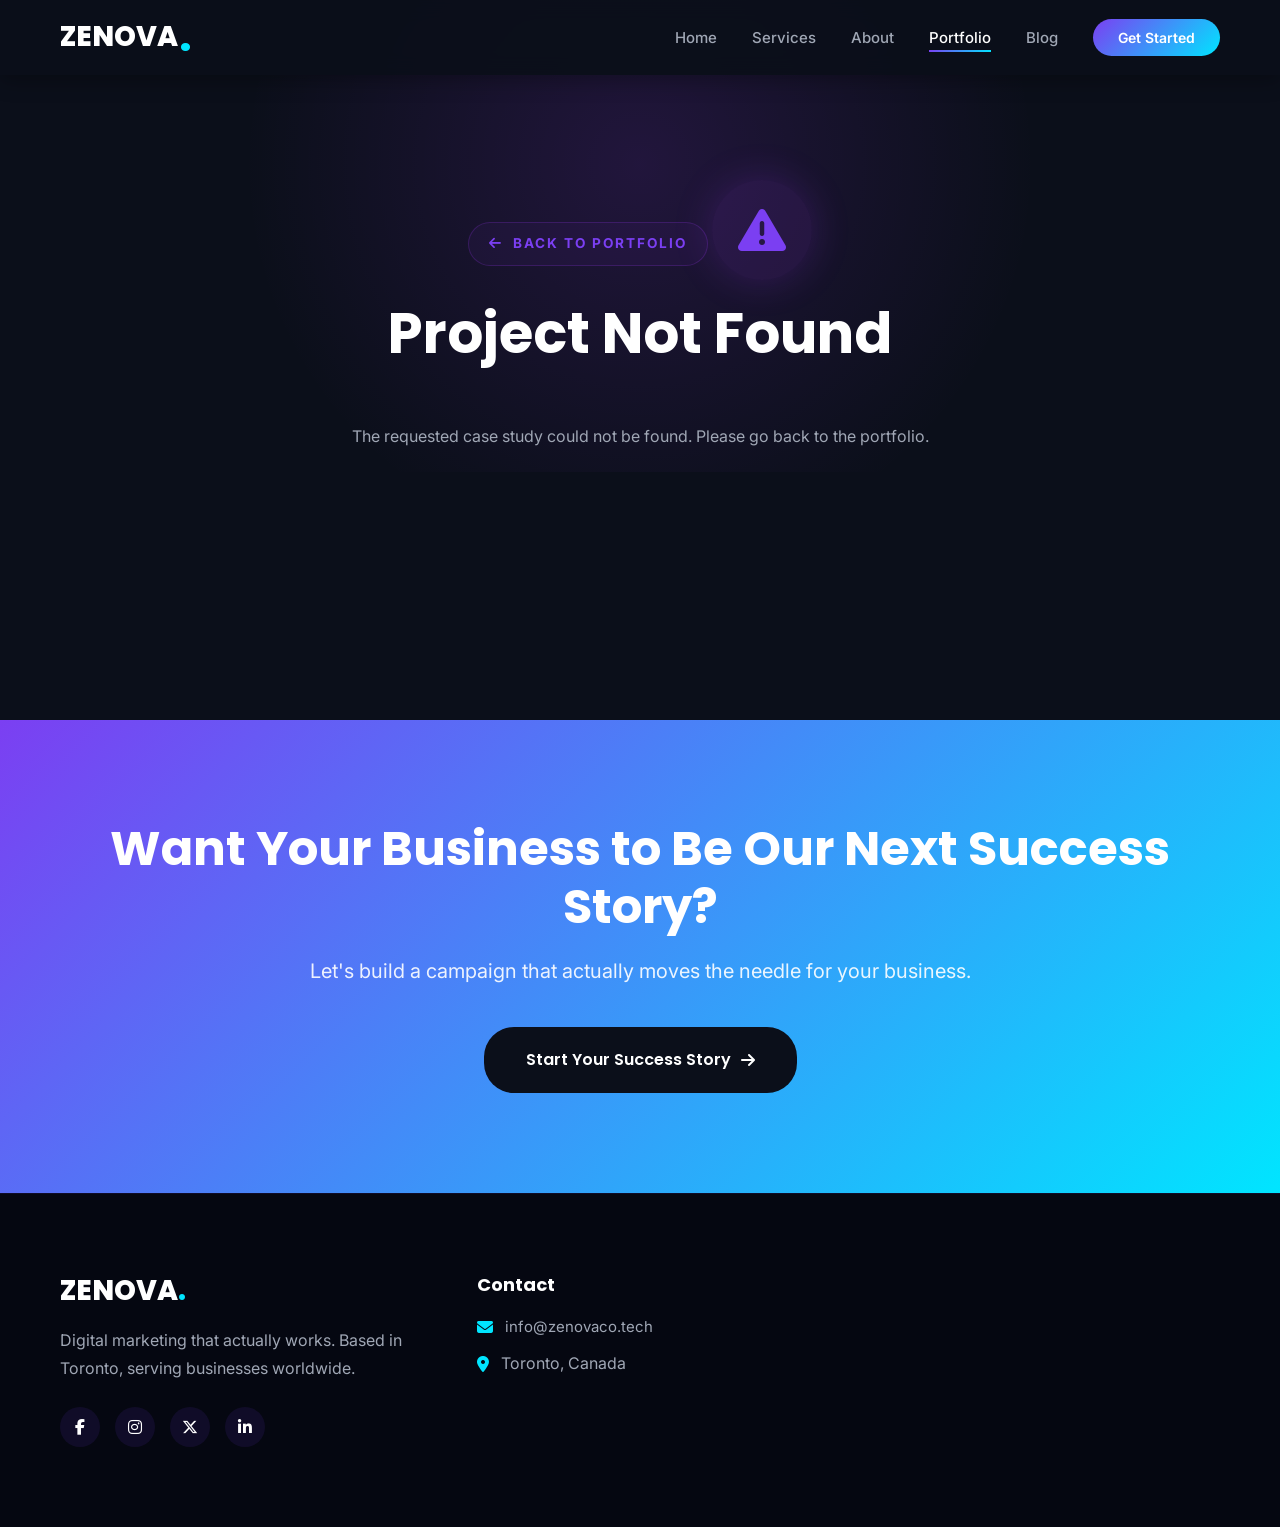
<file: case-study.html>
﻿<!DOCTYPE html>
<html lang="en">
<head>
    <meta charset="UTF-8">
    <meta name="viewport" content="width=device-width, initial-scale=1.0">
    <title>Case Study | Zenova</title>
    <meta name="description" content="View our portfolio of digital marketing success stories and massive revenue growth.">
    
    <!-- Favicon -->
    <link rel="icon" type="image/svg+xml" href="favicon.svg">
    <link rel="shortcut icon" href="favicon.svg">
    <link rel="apple-touch-icon" href="favicon.svg">
    
    <!-- Google Fonts -->
    <link href="https://fonts.googleapis.com/css2?family=Poppins:wght@300;400;500;600;700;800&family=Inter:wght@300;400;500;600&display=swap" rel="stylesheet">
    <link rel="stylesheet" href="https://cdnjs.cloudflare.com/ajax/libs/font-awesome/6.5.1/css/all.min.css">
    
    <!-- CSS -->
    <link rel="stylesheet" href="css/main.css">
    <link rel="stylesheet" href="css/animations.css">
    <link rel="stylesheet" href="css/responsive.css">

    <style>
        /* Premium Case Study Design */
        .dynamic-header {
            position: relative;
            padding: 180px 0 80px;
            background: linear-gradient(135deg, var(--dark-bg) 0%, #0f1724 100%);
            overflow: hidden;
        }
        .dynamic-header::before {
            content: '';
            position: absolute;
            top: -50%;
            left: 50%;
            transform: translateX(-50%);
            width: 800px;
            height: 800px;
            background: radial-gradient(circle, rgba(162, 59, 255, 0.15) 0%, rgba(11,15,20,0) 70%);
            border-radius: 50%;
            z-index: 0;
            pointer-events: none;
        }
        .dynamic-header .container {
            position: relative;
            z-index: 1;
            text-align: center;
        }
        .back-link {
            display: inline-flex;
            align-items: center;
            gap: 10px;
            color: var(--secondary-color);
            text-transform: uppercase;
            letter-spacing: 2px;
            font-size: 0.85rem;
            font-weight: 700;
            text-decoration: none;
            margin-bottom: 30px;
            transition: 0.3s;
            padding: 10px 20px;
            border: 1px solid rgba(162, 59, 255, 0.2);
            border-radius: 30px;
            background: rgba(162, 59, 255, 0.05);
        }
        .back-link:hover {
            background: rgba(162, 59, 255, 0.15);
            color: var(--white);
            transform: translateY(-2px);
        }
        .dynamic-header h1 {
            font-size: 3.5rem;
            line-height: 1.2;
            color: var(--white);
            margin-bottom: 25px;
            max-width: 900px;
            margin-left: auto;
            margin-right: auto;
        }
        .header-icon {
            font-size: 3rem;
            color: var(--secondary-color);
            margin-bottom: 20px;
            display: inline-flex;
            align-items: center;
            justify-content: center;
            width: 100px;
            height: 100px;
            background: rgba(162, 59, 255, 0.1);
            border-radius: 50%;
            box-shadow: 0 0 40px rgba(162, 59, 255, 0.2);
        }
        
        .case-study-details {
            max-width: 900px;
            margin: -50px auto 100px;
            padding: 0 20px;
            position: relative;
            z-index: 10;
        }
        
        .metrics-grid {
            display: grid;
            grid-template-columns: 1fr 1fr;
            gap: 30px;
            margin-bottom: 80px;
        }
        .metric-card {
            background: rgba(255, 255, 255, 0.02);
            backdrop-filter: blur(20px);
            -webkit-backdrop-filter: blur(20px);
            border: 1px solid rgba(255,255,255,0.05);
            padding: 50px 40px;
            border-radius: 24px;
            text-align: center;
            box-shadow: 0 20px 50px rgba(0,0,0,0.3);
            transition: transform 0.3s;
        }
        .metric-card:hover {
            transform: translateY(-10px);
            border-color: rgba(162, 59, 255, 0.3);
        }
        .metric-value {
            font-size: 4rem;
            font-weight: 800;
            background: linear-gradient(135deg, #fff 0%, #a23bff 100%);
            -webkit-background-clip: text;
            -webkit-text-fill-color: transparent;
            margin-bottom: 10px;
            line-height: 1;
        }
        .metric-label {
            color: var(--gray);
            font-size: 1.2rem;
            text-transform: uppercase;
            letter-spacing: 1px;
            font-weight: 600;
        }
        
        .cs-section {
            margin-bottom: 60px;
            padding: 40px;
            background: rgba(255,255,255,0.01);
            border: 1px solid rgba(255,255,255,0.03);
            border-radius: 20px;
            transition: 0.3s;
        }
        .cs-section:hover {
            background: rgba(255,255,255,0.02);
            border-color: rgba(255,255,255,0.08);
        }
        .cs-section h3 {
            font-size: 2rem;
            color: var(--white);
            margin-bottom: 25px;
            display: flex;
            align-items: center;
            gap: 15px;
        }
        .cs-section h3 i {
            color: var(--secondary-color);
            font-size: 1.8rem;
        }
        .cs-section p {
            color: #a0aec0;
            font-size: 1.15rem;
            line-height: 1.9;
        }
    </style>
</head>
<body>

    <!-- Navigation -->
    <nav class="navbar scrolled" id="navbar">
        <div class="container">
            <div class="nav-wrapper">
                <a href="index.html" class="logo">
                    <span class="logo-text">ZENOVA</span><span class="logo-dot">.</span>
                </a>
                <ul class="nav-menu" id="nav-menu">
                    <li><a href="index.html" class="nav-link">Home</a></li>
                    <li><a href="services.html" class="nav-link">Services</a></li>
                    <li><a href="about.html" class="nav-link">About</a></li>
                    <li><a href="portfolio.html" class="nav-link active">Portfolio</a></li>
                    <li><a href="blog.html" class="nav-link">Blog</a></li>
                    <li><a href="contact.html" class="btn-nav">Get Started</a></li>
                </ul>
            </div>
        </div>
    </nav>

    <div id="dynamic-loader" style="min-height: 80vh;">
        <!-- Header -->
        <section class="dynamic-header">
            <div class="container">
                <a href="portfolio.html" class="back-link"><i class="fas fa-arrow-left"></i> Back to Portfolio</a>
                <div class="header-icon" id="d-icon"><i class="fas fa-spinner fa-spin"></i></div>
                <h1 id="d-title">Loading...</h1>
            </div>
        </section>

        <!-- Content -->
        <section class="case-study-details" id="d-content">
            <div class="container">
                <!-- Javascript will inject content here -->
            </div>
        </section>
    </div>
    
    <section class="cta-section">
        <div class="container">
            <div class="cta-content">
                <h2>Want Your Business to Be Our Next Success Story?</h2>
                <p>Let's build a campaign that actually moves the needle for your business.</p>
                <a href="contact.html" class="btn btn-primary btn-large">
                    Start Your Success Story
                    <i class="fas fa-arrow-right"></i>
                </a>
            </div>
        </div>
    </section>

    <!-- Footer -->
    <footer class="footer">
        <div class="container">
            <div class="footer-content">
                <div class="footer-col">
                    <h3 class="footer-logo">ZENOVA<span>.</span></h3>
                    <p class="footer-desc">Digital marketing that actually works. Based in Toronto, serving businesses worldwide.</p>
                    <div class="social-links">
                        <a href="https://www.facebook.com/zenovacoofficial/" target="_blank" aria-label="Facebook"><i class="fab fa-facebook-f"></i></a>
                        <a href="https://www.instagram.com/zenovacoofficials/" target="_blank" aria-label="Instagram"><i class="fab fa-instagram"></i></a>
                        <a href="https://x.com/zenova_agency" target="_blank" aria-label="X (Twitter)"><i class="fa-brands fa-x-twitter"></i></a>
                        <a href="https://www.linkedin.com/in/zenova-agency/" target="_blank" aria-label="LinkedIn"><i class="fab fa-linkedin-in"></i></a>
                    </div>
                </div>
                <div class="footer-col">
                    <h4>Contact</h4>
                    <ul class="contact-info">
                        <li><i class="fas fa-envelope"></i><a href="mailto:info@zenovaco.tech">info@zenovaco.tech</a></li>
                        <li><i class="fas fa-map-marker-alt"></i><span>Toronto, Canada</span></li>
                    </ul>
                </div>
            </div>
        </div>
    </footer>

    <script src="js/content-data.js"></script>
    <script>
        document.addEventListener('DOMContentLoaded', () => {
            const urlParams = new URLSearchParams(window.location.search);
            const id = urlParams.get('id');
            const data = contentData.projects[id];

            if(data) {
                document.title = data.title + " | Zenova Portfolio";
                document.getElementById('d-title').textContent = data.title;
                document.getElementById('d-icon').innerHTML = `<i class="${data.icon}"></i>`;
                
                document.getElementById('d-content').innerHTML = `
                    <div class="metrics-grid">
                        <div class="metric-card">
                            <div class="metric-value">${data.metric1}</div>
                            <div class="metric-label">${data.metric1Label}</div>
                        </div>
                        <div class="metric-card">
                            <div class="metric-value">${data.metric2}</div>
                            <div class="metric-label">${data.metric2Label}</div>
                        </div>
                    </div>
                    
                    <div class="cs-section">
                        <h3><i class="fas fa-exclamation-circle"></i> The Challenge</h3>
                        <p>${data.challenge}</p>
                    </div>
                    
                    <div class="cs-section">
                        <h3><i class="fas fa-lightbulb"></i> Our Solution</h3>
                        <p>${data.solution}</p>
                    </div>
                    
                    <div class="cs-section">
                        <h3><i class="fas fa-trophy"></i> The Results</h3>
                        <p>${data.results}</p>
                    </div>
                `;
            } else {
                document.getElementById('d-title').textContent = "Project Not Found";
                document.getElementById('d-icon').innerHTML = `<i class="fas fa-exclamation-triangle"></i>`;
                document.getElementById('d-content').innerHTML = "<p style='text-align:center;'>The requested case study could not be found. Please go back to the portfolio.</p>";
            }
        });
    </script>
</body>
</html>
</file>
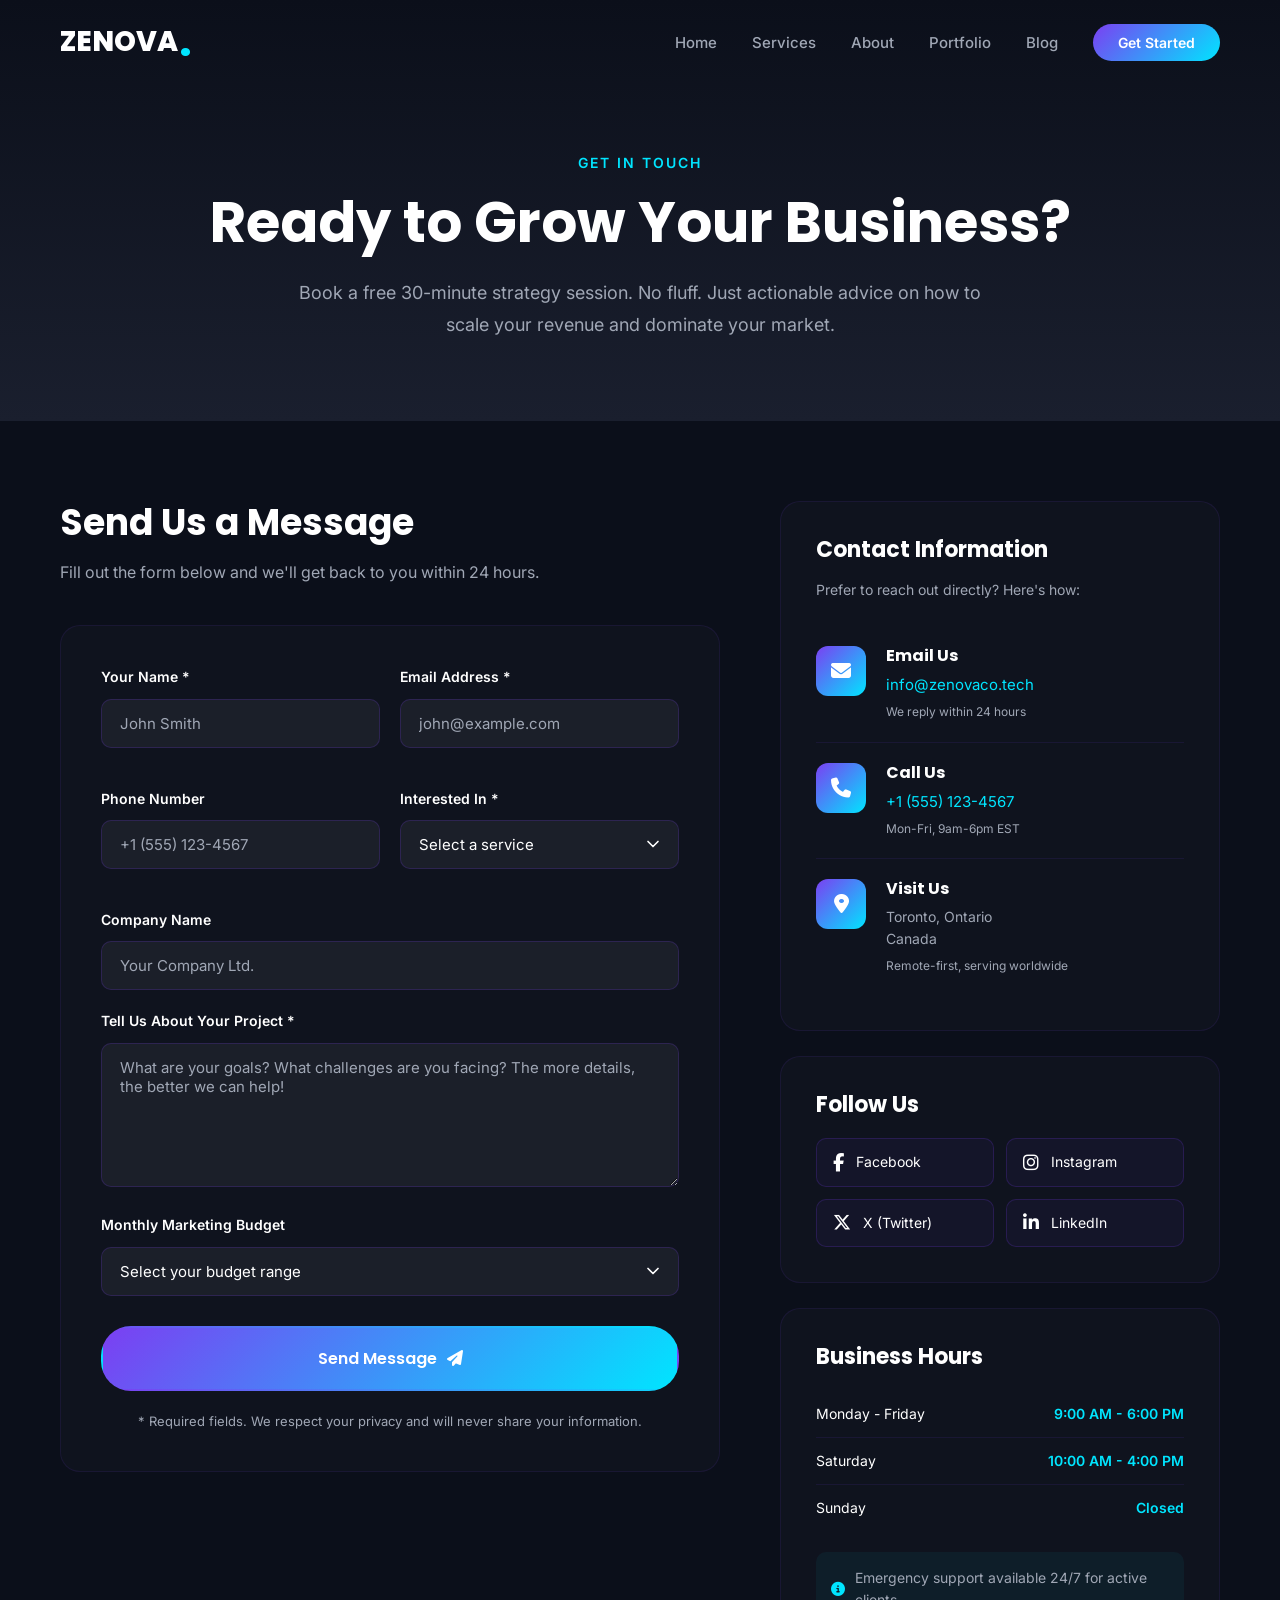
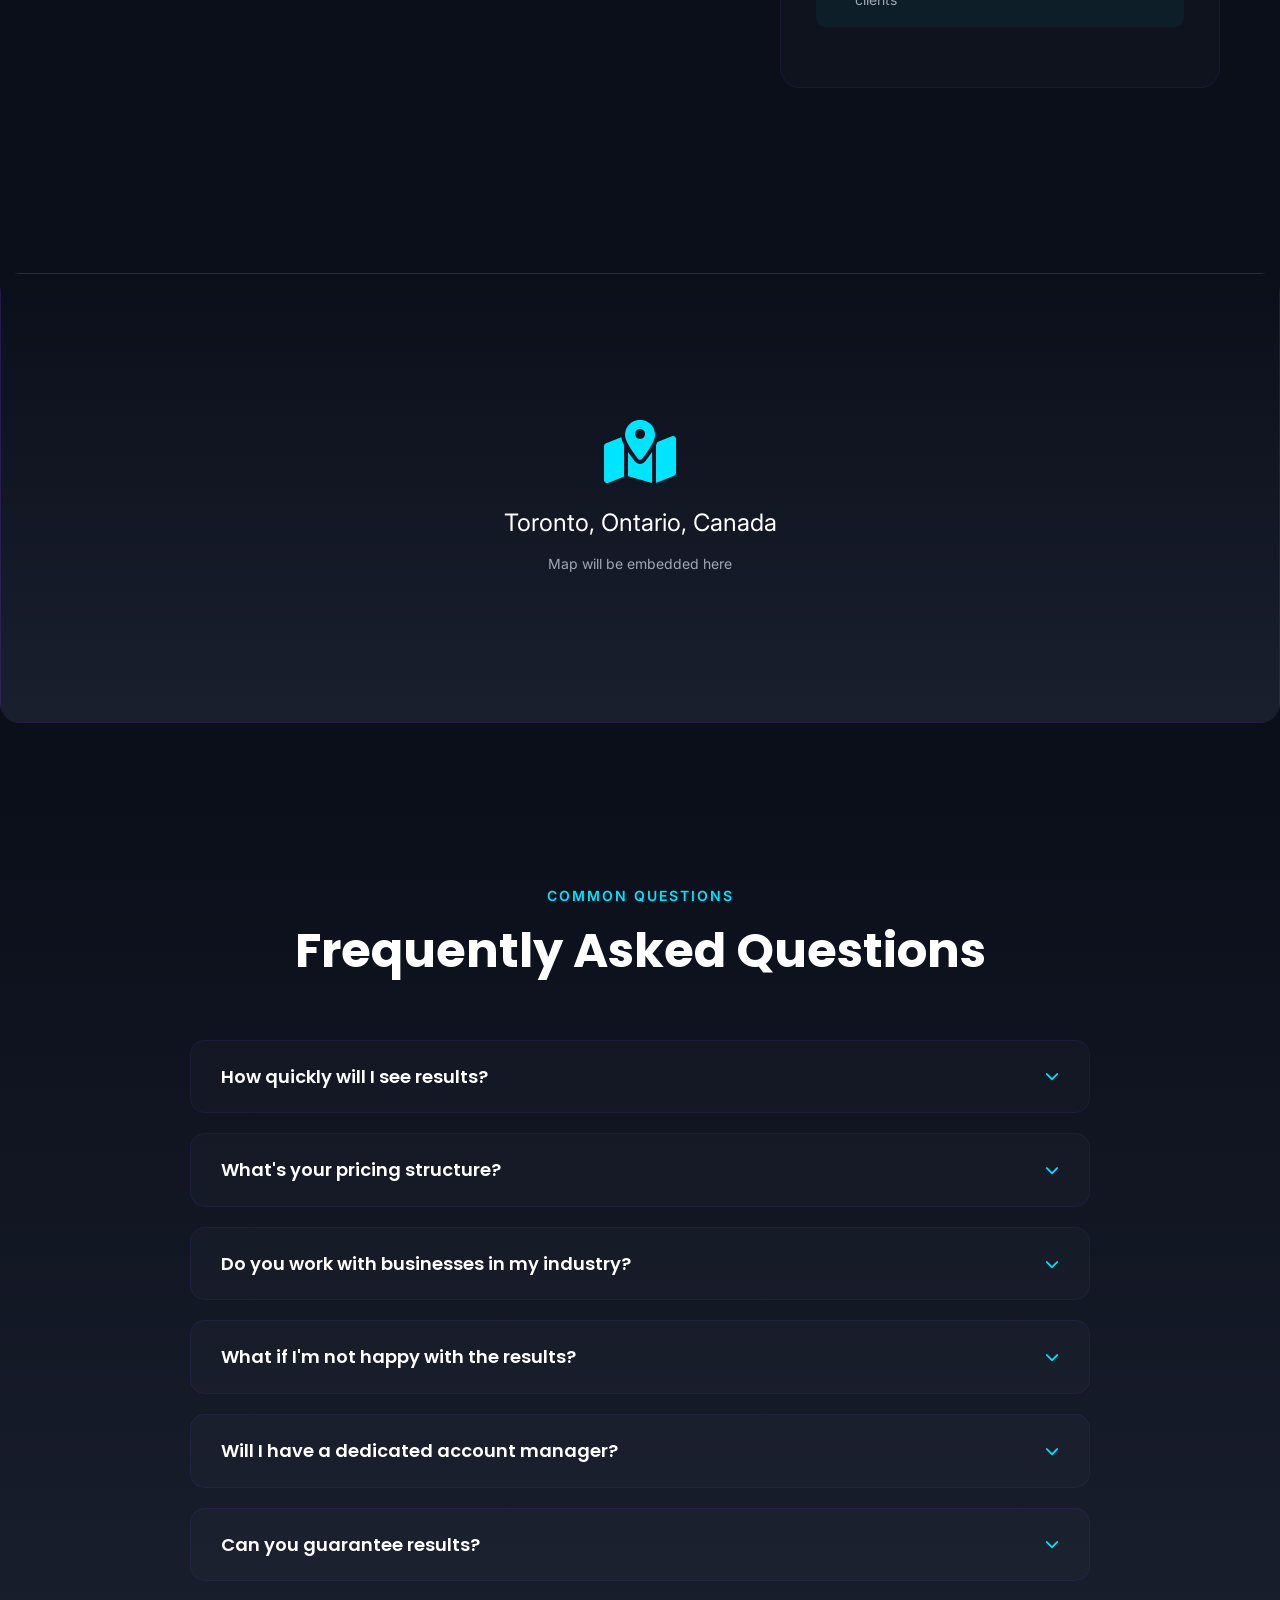
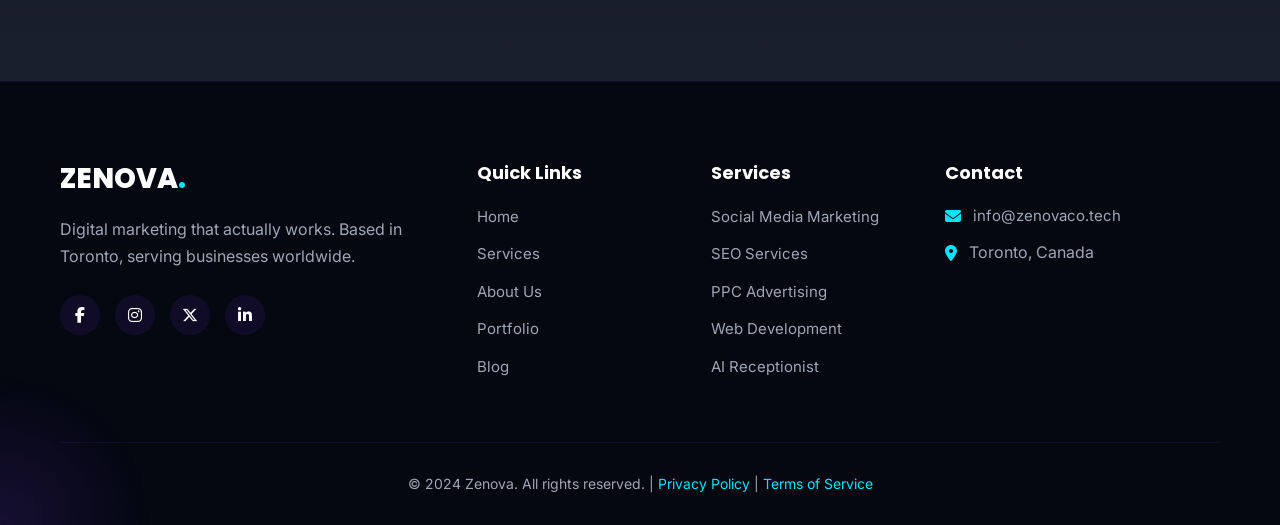
<file: contact.html>
﻿<!DOCTYPE html>
<html lang="en">
<head>
    <meta charset="UTF-8">
    <meta name="viewport" content="width=device-width, initial-scale=1.0">
    
    <title>Contact Zenova - Free Marketing Consultation | Toronto</title>
    <meta name="description" content="Ready for marketing that actually scales your business? Contact Zenova for a free consultation. We turn casual browsers into paying customers.">
    <meta name="keywords" content="contact Zenova, free marketing consultation, Toronto marketing agency, get in touch">
    <meta name="author" content="Zenova">
    <meta name="robots" content="index, follow">
    
    <meta property="og:type" content="website">
    <meta property="og:url" content="https://zenova-agency.pages.dev/contact.html">
    <meta property="og:title" content="Contact Zenova - Get Started Today">
    <meta property="og:description" content="Stop wasting money on bad marketing. Let's talk.">
    <meta property="og:image" content="https://zenova-agency.pages.dev/assets/images/og-image.jpg">
    
    <link rel="canonical" href="https://zenova-agency.pages.dev/contact.html">
    
    <title>Contact Us | Zenova - Let's Grow Your Business</title>
    
    <!-- Favicon -->
    <link rel="icon" type="image/svg+xml" href="favicon.svg">
    <link rel="shortcut icon" href="favicon.svg">
    <link rel="apple-touch-icon" href="favicon.svg">
    
    <!-- Google Fonts -->
    <link rel="preconnect" href="https://fonts.googleapis.com">
    <link rel="preconnect" href="https://fonts.gstatic.com" crossorigin>
    <link href="https://fonts.googleapis.com/css2?family=Poppins:wght@300;400;500;600;700;800&family=Inter:wght@300;400;500;600&display=swap" rel="stylesheet">
    
    <!-- Font Awesome -->
    <link rel="stylesheet" href="https://cdnjs.cloudflare.com/ajax/libs/font-awesome/6.5.1/css/all.min.css">
    
    <!-- CSS Files -->
    <link rel="stylesheet" href="css/main.css">
    <link rel="stylesheet" href="css/animations.css">
    <link rel="stylesheet" href="css/responsive.css">
</head>
<body>

    <!-- Navigation -->
    <nav class="navbar scrolled" id="navbar">
        <div class="container">
            <div class="nav-wrapper">
                <!-- Logo -->
                <a href="index.html" class="logo">
                    <span class="logo-text">ZENOVA</span>
                    <span class="logo-dot">.</span>
                </a>
                
                <!-- Desktop Menu -->
                <ul class="nav-menu" id="nav-menu">
                    <li><a href="index.html" class="nav-link">Home</a></li>
                    <li><a href="services.html" class="nav-link">Services</a></li>
                    <li><a href="about.html" class="nav-link">About</a></li>
                    <li><a href="portfolio.html" class="nav-link">Portfolio</a></li>
                    <li><a href="blog.html" class="nav-link">Blog</a></li>
                    <li><a href="contact.html" class="btn-nav active">Get Started</a></li>
                </ul>
                
                <!-- Mobile Menu Toggle -->
                <div class="hamburger" id="hamburger">
                    <span></span>
                    <span></span>
                    <span></span>
                </div>
            </div>
        </div>
    </nav>

    <!-- Page Header -->
    <section class="page-header">
        <div class="container">
            <div class="page-header-content">
                <span class="page-label">Get In Touch</span>
                <h1 class="page-title">Ready to Grow Your Business?</h1>
                <p class="page-subtitle">
                    Book a free 30-minute strategy session. No fluff. 
                    Just actionable advice on how to scale your revenue and dominate your market.
                </p>
            </div>
        </div>
    </section>

    <!-- Contact Section -->
    <section class="contact-section">
        <div class="container">
            <div class="contact-wrapper">
                
                <!-- Contact Form (LEFT SIDE) -->
                <div class="contact-form-container">
                    <h2>Send Us a Message</h2>
                    <p class="form-intro">Fill out the form below and we'll get back to you within 24 hours.</p>
                    
                                       <form action="https://formsubmit.co/info@zenovaco.tech" method="POST" class="contact-form">
                        
                        <!-- FormSubmit Configuration (Hidden) -->
                        <input type="hidden" name="_subject" value="ðŸš€ New Contact from Zenova Website!">
                        <input type="hidden" name="_captcha" value="false">
                        <input type="hidden" name="_template" value="table">
                        <input type="hidden" name="_next" value="https://zenova-agency.pages.dev/contact.html?success=true">
                        
                        <!-- Honeypot spam protection -->
                        <input type="text" name="_honey" style="display:none" tabindex="-1" autocomplete="off">
                        
                        <div class="form-row">
                            <div class="form-group">
                                <label for="name">Your Name *</label>
                                <input 
                                    type="text" 
                                    id="name" 
                                    name="name" 
                                    placeholder="John Smith"
                                    required
                                >
                            </div>
                            
                            <div class="form-group">
                                <label for="email">Email Address *</label>
                                <input 
                                    type="email" 
                                    id="email" 
                                    name="email" 
                                    placeholder="john@example.com"
                                    required
                                >
                            </div>
                        </div>
                        
                        <div class="form-row">
                            <div class="form-group">
                                <label for="phone">Phone Number</label>
                                <input 
                                    type="tel" 
                                    id="phone" 
                                    name="phone" 
                                    placeholder="+1 (555) 123-4567"
                                >
                            </div>
                            
                            <div class="form-group">
                                <label for="service">Interested In *</label>
                                <select id="service" name="service" required>
                                    <option value="">Select a service</option>
                                    <option value="Social Media Marketing">Social Media Marketing</option>
                                    <option value="SEO Services">SEO Services</option>
                                    <option value="PPC Advertising">PPC Advertising</option>
                                    <option value="Content Marketing">Content Marketing</option>
                                    <option value="Web Development">Web Development</option>
                                    <option value="Branding">Branding</option>
                                    <option value="AI Receptionist">AI Receptionist</option>
                                    <option value="Mobile App Development">Mobile App Development</option>
                                    <option value="CRM Software">CRM Software</option>
                                    <option value="Not Sure / Multiple Services">Not Sure / Multiple Services</option>
                                </select>
                            </div>
                        </div>
                        
                        <div class="form-group">
                            <label for="company">Company Name</label>
                            <input 
                                type="text" 
                                id="company" 
                                name="company" 
                                placeholder="Your Company Ltd."
                            >
                        </div>
                        
                        <div class="form-group">
                            <label for="message">Tell Us About Your Project *</label>
                            <textarea 
                                id="message" 
                                name="message" 
                                rows="6" 
                                placeholder="What are your goals? What challenges are you facing? The more details, the better we can help!"
                                required
                            ></textarea>
                        </div>
                        
                        <div class="form-group">
                            <label for="budget">Monthly Marketing Budget</label>
                            <select id="budget" name="budget">
                                <option value="">Select your budget range</option>
                                <option value="Under $1,000/month">Under $1,000/month</option>
                                <option value="$1,000 - $3,000/month">$1,000 - $3,000/month</option>
                                <option value="$3,000 - $5,000/month">$3,000 - $5,000/month</option>
                                <option value="$5,000 - $10,000/month">$5,000 - $10,000/month</option>
                                <option value="$10,000+/month">$10,000+/month</option>
                                <option value="Not sure yet">Not sure yet</option>
                            </select>
                        </div>
                        
                        <button type="submit" class="btn btn-primary btn-large">
                            Send Message
                            <i class="fas fa-paper-plane"></i>
                        </button>
                        
                        <p class="form-note">
                            * Required fields. We respect your privacy and will never share your information.
                        </p>
                    </form>
                    
                    <!-- Success Message (Hidden by default) -->
                    <div id="form-success" class="form-message success-message" style="display: none;">
                        <i class="fas fa-check-circle"></i>
                        <h3>Message Sent Successfully!</h3>
                        <p>Thanks for reaching out! We'll get back to you within 24 hours.</p>
                    </div>
                    
                    <!-- Error Message (Hidden by default) -->
                    <div id="form-error" class="form-message error-message" style="display: none;">
                        <i class="fas fa-exclamation-circle"></i>
                        <h3>Oops! Something went wrong.</h3>
                        <p>Please try again or email us directly at info@zenovaco.tech</p>
                    </div>
                </div>
                
                <!-- Contact Info Sidebar (RIGHT SIDE) -->
                <div class="contact-info-sidebar">
                    
                    <div class="contact-info-card">
                        <h3>Contact Information</h3>
                        <p>Prefer to reach out directly? Here's how:</p>
                        
                        <div class="info-item">
                            <div class="info-icon">
                                <i class="fas fa-envelope"></i>
                            </div>
                            <div class="info-content">
                                <h4>Email Us</h4>
                                <a href="mailto:info@zenovaco.tech">info@zenovaco.tech</a>
                                <span class="info-note">We reply within 24 hours</span>
                            </div>
                        </div>
                        
                        <div class="info-item">
                            <div class="info-icon">
                                <i class="fas fa-phone"></i>
                            </div>
                            <div class="info-content">
                                <h4>Call Us</h4>
                                <a href="tel:+15551234567">+1 (555) 123-4567</a>
                                <span class="info-note">Mon-Fri, 9am-6pm EST</span>
                            </div>
                        </div>
                        
                        <div class="info-item">
                            <div class="info-icon">
                                <i class="fas fa-map-marker-alt"></i>
                            </div>
                            <div class="info-content">
                                <h4>Visit Us</h4>
                                <p>Toronto, Ontario<br>Canada</p>
                                <span class="info-note">Remote-first, serving worldwide</span>
                            </div>
                        </div>
                    </div>
                    
                    <div class="contact-info-card">
                        <h3>Follow Us</h3>
                        <div class="social-links-large">
                            <a href="https://www.facebook.com/zenovacoofficial/" target="_blank" class="social-link" aria-label="Facebook">
                                <i class="fab fa-facebook-f"></i>
                                <span>Facebook</span>
                            </a>
                            <a href="https://www.instagram.com/zenovacoofficials/" target="_blank" class="social-link" aria-label="Instagram">
                                <i class="fab fa-instagram"></i>
                                <span>Instagram</span>
                            </a>
                            <a href="https://x.com/zenova_agency" target="_blank" class="social-link" aria-label="X (Twitter)">
                                <i class="fa-brands fa-x-twitter"></i>
                                <span>X (Twitter)</span>
                            </a>
                            <a href="https://www.linkedin.com/in/zenova-agency/" target="_blank" class="social-link" aria-label="LinkedIn">
                                <i class="fab fa-linkedin-in"></i>
                                <span>LinkedIn</span>
                            </a>
                        </div>
                    </div>
                    
                    <div class="contact-info-card business-hours">
                        <h3>Business Hours</h3>
                        <div class="hours-list">
                            <div class="hours-item">
                                <span class="day">Monday - Friday</span>
                                <span class="time">9:00 AM - 6:00 PM</span>
                            </div>
                            <div class="hours-item">
                                <span class="day">Saturday</span>
                                <span class="time">10:00 AM - 4:00 PM</span>
                            </div>
                            <div class="hours-item">
                                <span class="day">Sunday</span>
                                <span class="time">Closed</span>
                            </div>
                        </div>
                        <p class="hours-note">
                            <i class="fas fa-info-circle"></i>
                            Emergency support available 24/7 for active clients
                        </p>
                    </div>
                    
                </div>
                
            </div>
        </div>
    </section>

    <!-- Map Section -->
    <section class="map-section">
        <div class="map-container">
            <div class="map-placeholder">
                <i class="fas fa-map-marked-alt"></i>
                <p>Toronto, Ontario, Canada</p>
                <span>Map will be embedded here</span>
            </div>
        </div>
    </section>

    <!-- FAQ Section -->
    <section class="faq-section">
        <div class="container">
            <div class="section-header">
                <span class="section-label">Common Questions</span>
                <h2 class="section-title">Frequently Asked Questions</h2>
            </div>
            
            <div class="faq-grid">
                
                <div class="faq-item">
                    <div class="faq-question">
                        <h3>How quickly will I see results?</h3>
                        <i class="fas fa-chevron-down"></i>
                    </div>
                    <div class="faq-answer">
                        <p>
                            It depends on the service. PPC ads can drive traffic within days. SEO typically 
                            takes 3-6 months for significant results. Social media growth happens gradually 
                            over 2-4 months. We'll set realistic expectations during your strategy session.
                        </p>
                    </div>
                </div>
                
                <div class="faq-item">
                    <div class="faq-question">
                        <h3>What's your pricing structure?</h3>
                        <i class="fas fa-chevron-down"></i>
                    </div>
                    <div class="faq-answer">
                        <p>
                            We create custom packages based on your goals and budget. Monthly retainers 
                            typically start at $1,500/month for basic services and scale based on scope. 
                            We'll provide a detailed proposal after our initial consultation.
                        </p>
                    </div>
                </div>
                
                <div class="faq-item">
                    <div class="faq-question">
                        <h3>Do you work with businesses in my industry?</h3>
                        <i class="fas fa-chevron-down"></i>
                    </div>
                    <div class="faq-answer">
                        <p>
                            We've worked with 15+ industries including e-commerce, SaaS, local services, 
                            healthcare, real estate, and more. Every industry has unique challenges, and 
                            we customize our approach accordingly.
                        </p>
                    </div>
                </div>
                
                <div class="faq-item">
                    <div class="faq-question">
                        <h3>What if I'm not happy with the results?</h3>
                        <i class="fas fa-chevron-down"></i>
                    </div>
                    <div class="faq-answer">
                        <p>
                            We offer monthly agreements (no long-term lock-in). If you're not seeing progress, 
                            we'll adjust our strategy. If you're still not satisfied, you can cancel anytime 
                            with 30 days notice. Your success is our only metric.
                        </p>
                    </div>
                </div>
                
                <div class="faq-item">
                    <div class="faq-question">
                        <h3>Will I have a dedicated account manager?</h3>
                        <i class="fas fa-chevron-down"></i>
                    </div>
                    <div class="faq-answer">
                        <p>
                            Yes! You'll have a dedicated strategist who knows your business inside-out. 
                            Plus, you'll have direct access to our team via Slack, email, or phone. 
                            No ticket systems or waiting days for responses.
                        </p>
                    </div>
                </div>
                
                <div class="faq-item">
                    <div class="faq-question">
                        <h3>Can you guarantee results?</h3>
                        <i class="fas fa-chevron-down"></i>
                    </div>
                    <div class="faq-answer">
                        <p>
                            No one can guarantee specific rankings or results (and run from anyone who does). 
                            What we CAN guarantee: transparent reporting, constant optimization, and strategies 
                            based on proven data. Our 98% retention rate speaks for itself.
                        </p>
                    </div>
                </div>
                
            </div>
        </div>
    </section>

    <!-- Footer -->
    <footer class="footer">
        <div class="container">
            <div class="footer-content">
                <!-- Company Info -->
                <div class="footer-col">
                    <h3 class="footer-logo">ZENOVA<span>.</span></h3>
                    <p class="footer-desc">
                        Digital marketing that actually works. 
                        Based in Toronto, serving businesses worldwide.
                    </p>
                    <div class="social-links">
                        <a href="https://www.facebook.com/zenovacoofficial/" target="_blank" aria-label="Facebook"><i class="fab fa-facebook-f"></i></a>
                        <a href="https://www.instagram.com/zenovacoofficials/" target="_blank" aria-label="Instagram"><i class="fab fa-instagram"></i></a>
                        <a href="https://x.com/zenova_agency" target="_blank" aria-label="X (Twitter)"><i class="fa-brands fa-x-twitter"></i></a>
                        <a href="https://www.linkedin.com/in/zenova-agency/" target="_blank" aria-label="LinkedIn"><i class="fab fa-linkedin-in"></i></a>
                    </div>
                </div>
                
                <!-- Quick Links -->
                <div class="footer-col">
                    <h4>Quick Links</h4>
                    <ul>
                        <li><a href="index.html">Home</a></li>
                        <li><a href="services.html">Services</a></li>
                        <li><a href="about.html">About Us</a></li>
                        <li><a href="portfolio.html">Portfolio</a></li>
                        <li><a href="blog.html">Blog</a></li>
                    </ul>
                </div>
                
                <!-- Services -->
                <div class="footer-col">
                    <h4>Services</h4>
                    <ul>
                        <li><a href="services.html#social-media">Social Media Marketing</a></li>
                        <li><a href="services.html#seo">SEO Services</a></li>
                        <li><a href="services.html#ppc">PPC Advertising</a></li>
                        <li><a href="services.html#web-dev">Web Development</a></li>
                        <li><a href="services.html#ai-receptionist">AI Receptionist</a></li>
                    </ul>
                </div>
                
                <!-- Contact -->
                <div class="footer-col">
                    <h4>Contact</h4>
                    <ul class="contact-info">
                        <li>
                            <i class="fas fa-envelope"></i>
                            <a href="mailto:info@zenovaco.tech">info@zenovaco.tech</a>
                        </li>
                        <li>
                            <i class="fas fa-map-marker-alt"></i>
                            <span>Toronto, Canada</span>
                        </li>
                    </ul>
                </div>
            </div>
            
            <div class="footer-bottom">
                <p>&copy; 2024 Zenova. All rights reserved. | <a href="#">Privacy Policy</a> | <a href="#">Terms of Service</a></p>
            </div>
        </div>
    </footer>

    <!-- Back to Top Button -->
    <button id="back-to-top" class="back-to-top" aria-label="Back to top">
        <i class="fas fa-arrow-up"></i>
    </button>

    <!-- JavaScript Files -->
    <script src="js/main.js" defer></script>
    <script src="js/contact-form.js" defer></script>
    
</body>
</html>
</file>
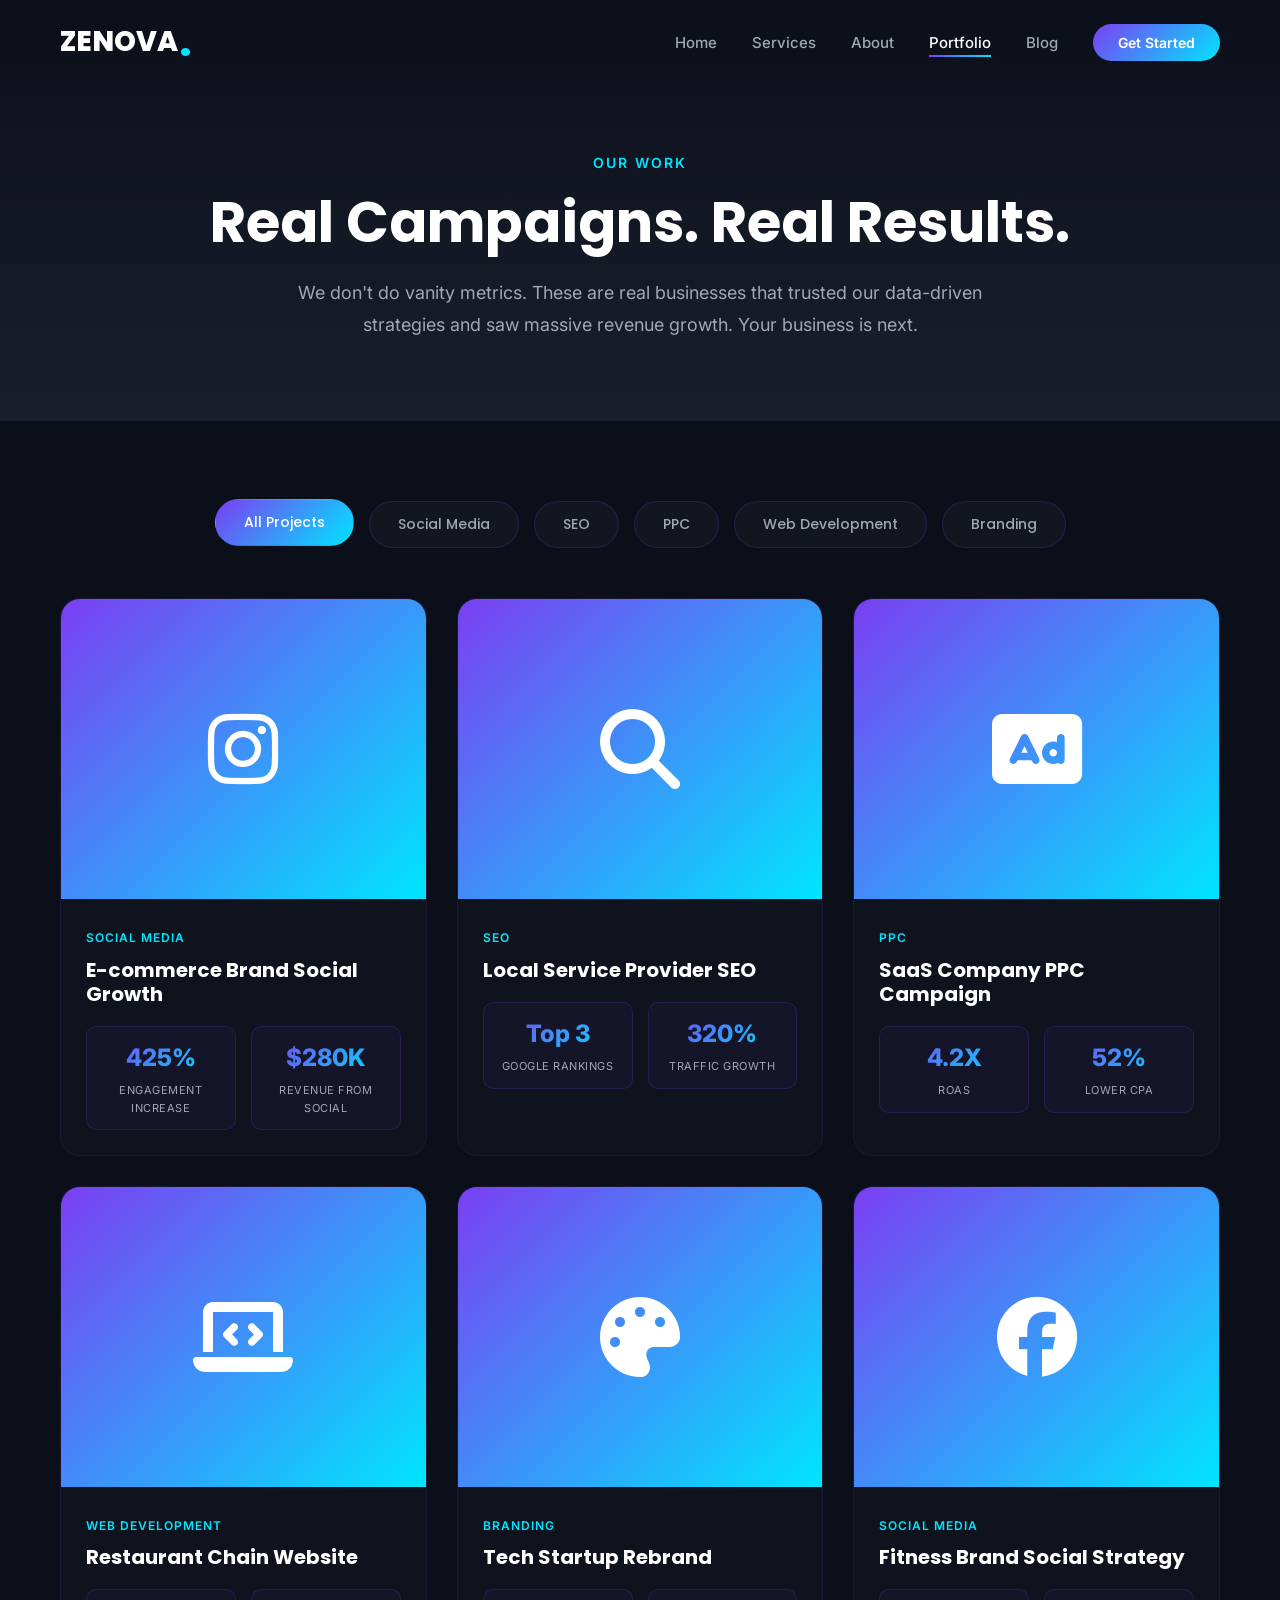
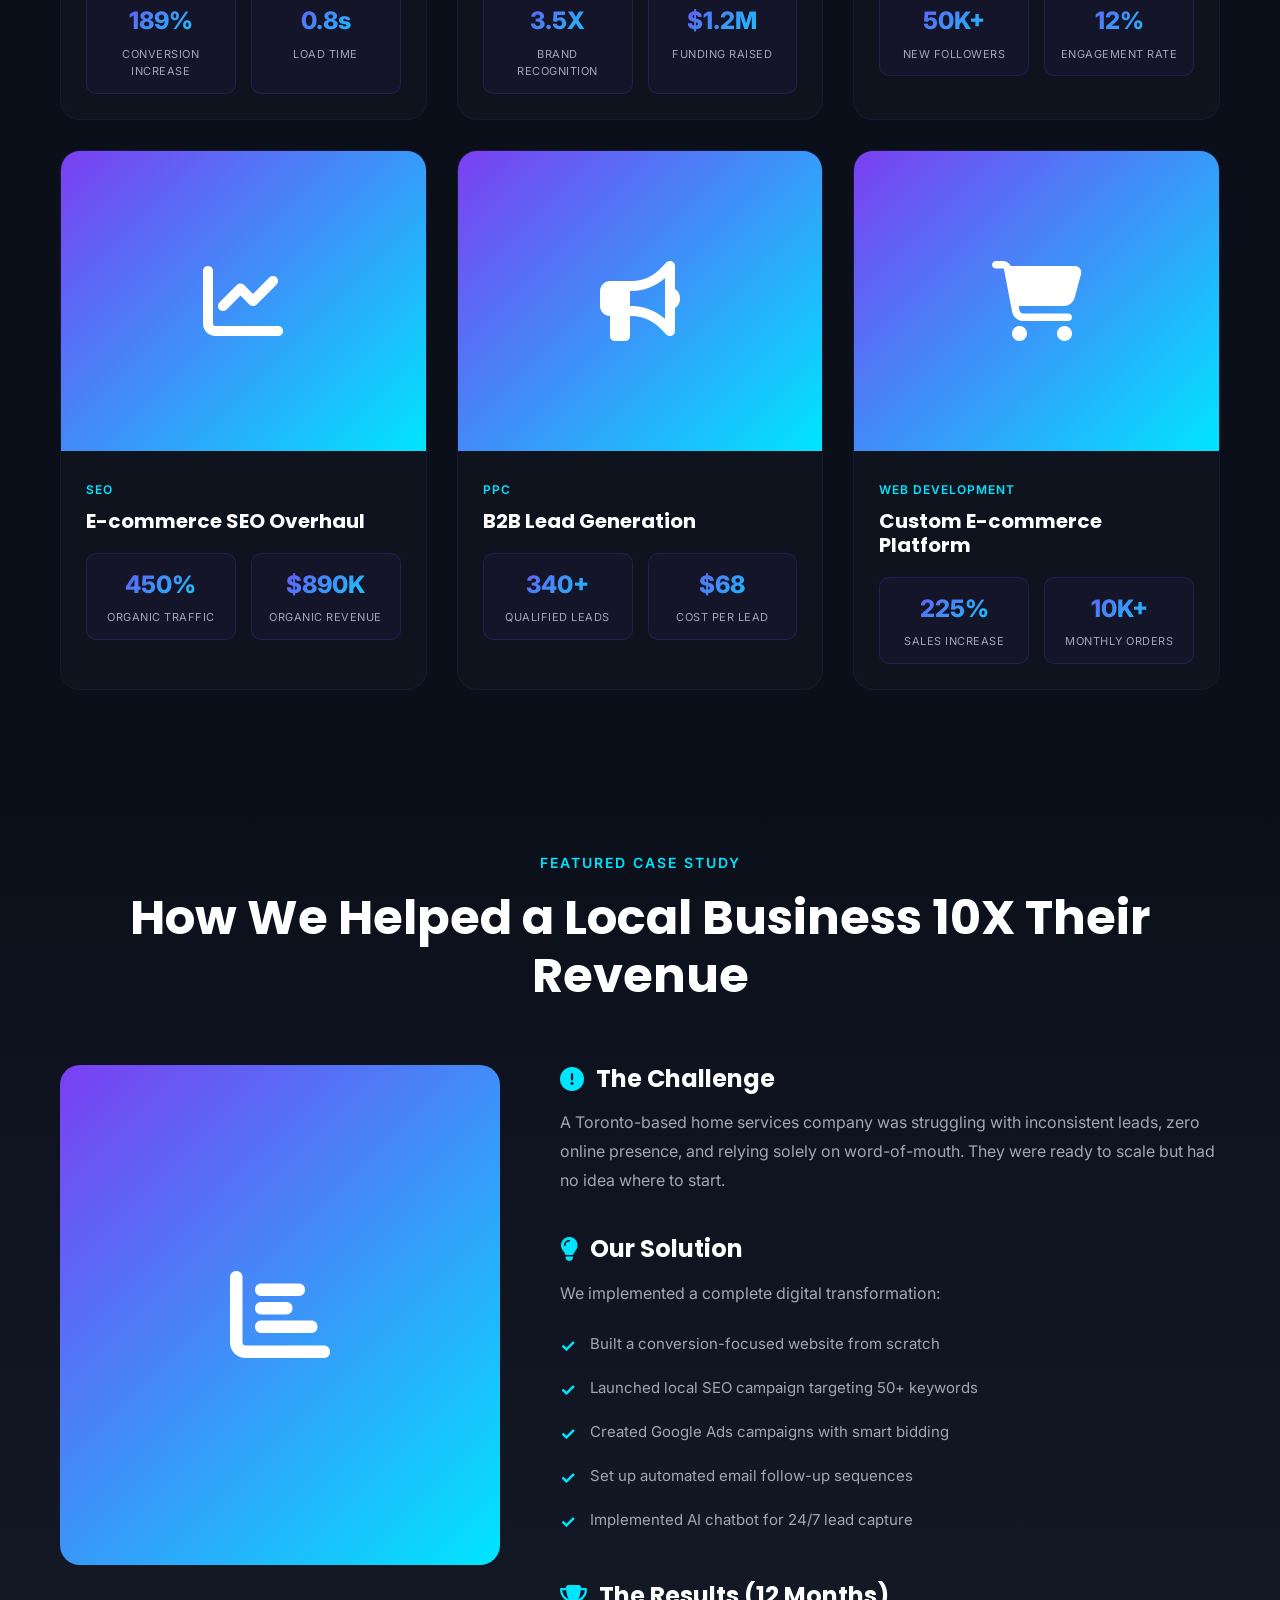
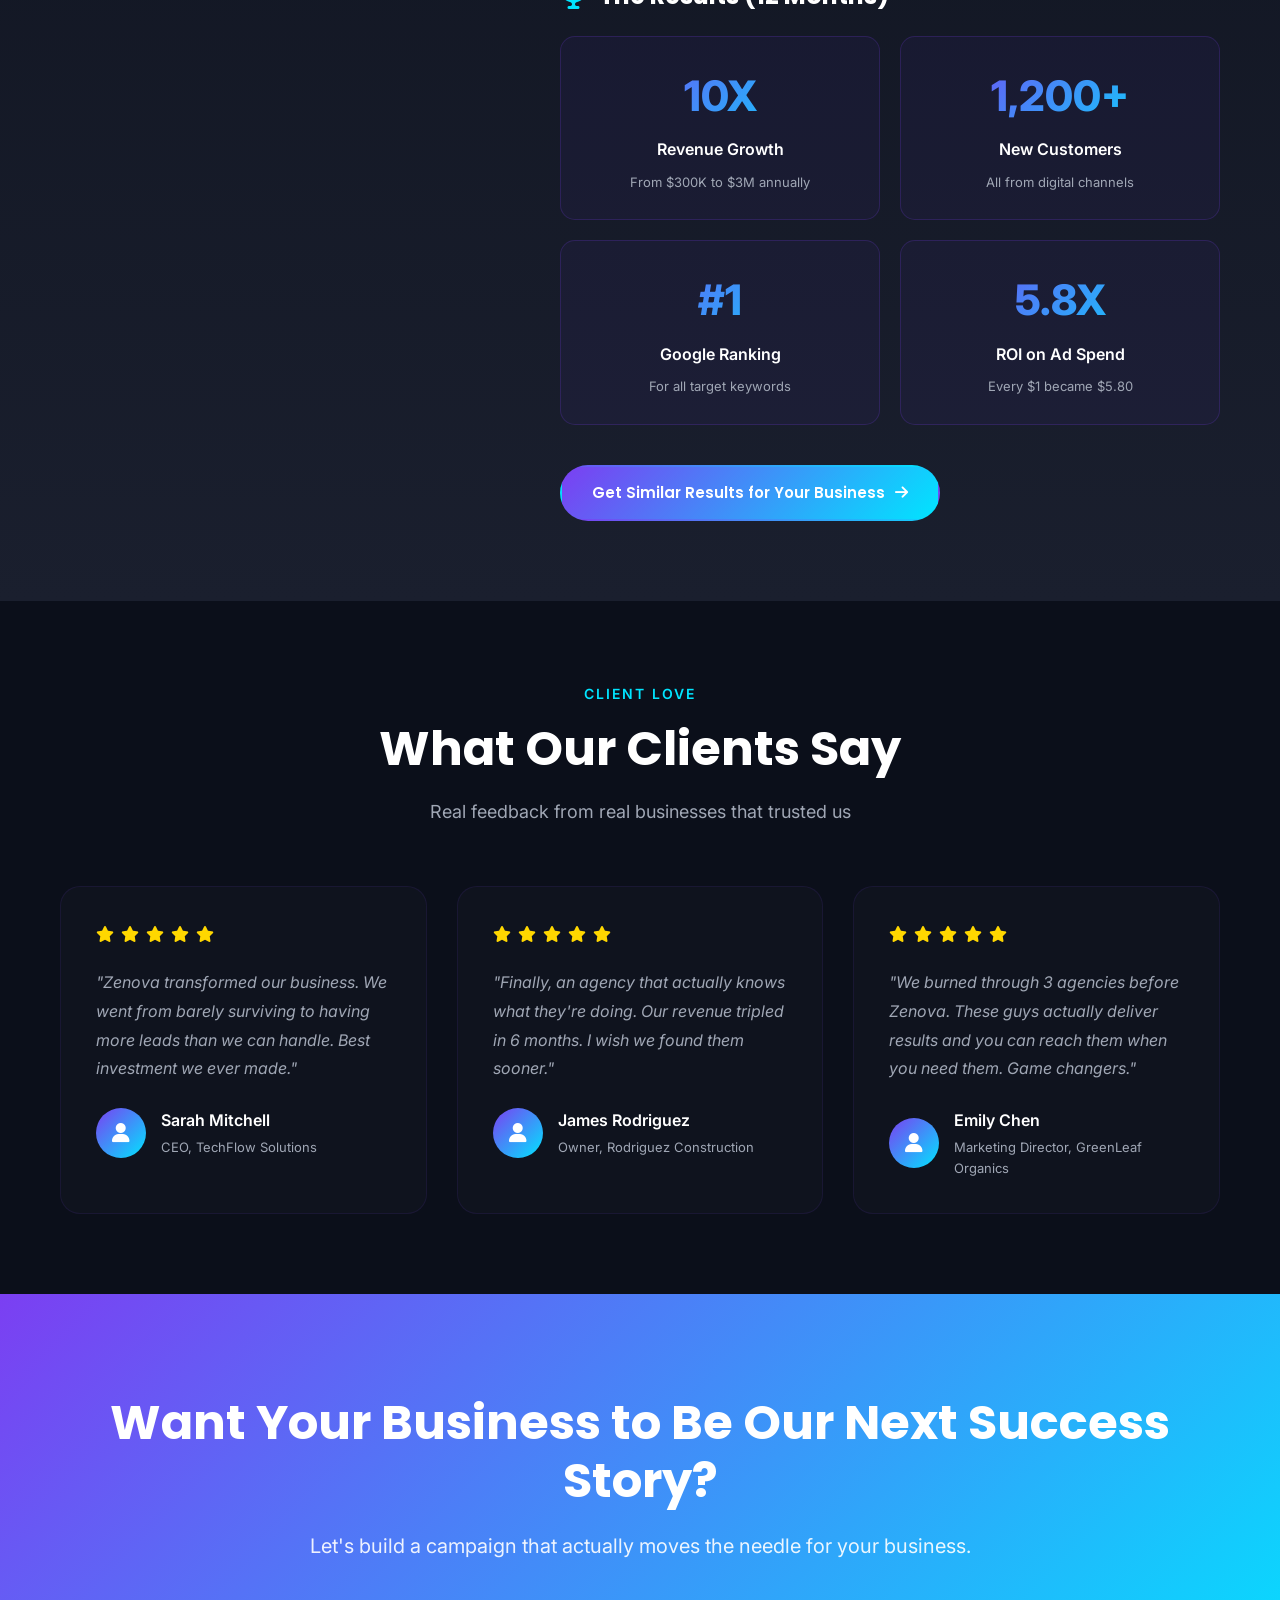
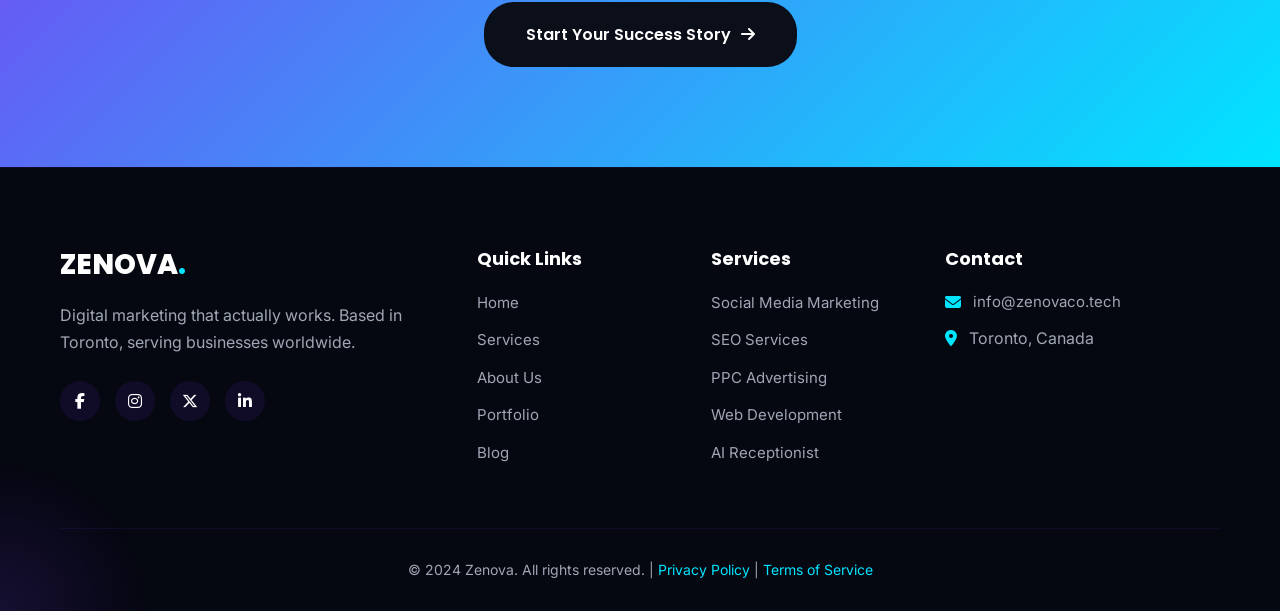
<file: portfolio.html>
﻿<!DOCTYPE html>
<html lang="en">
<head>
    <meta charset="UTF-8">
    <meta name="viewport" content="width=device-width, initial-scale=1.0">
    
    <title>Portfolio - Our Work & Results | Zenova Toronto</title>
    <meta name="description" content="Explore Zenova's elite digital marketing portfolio. Real case studies showing massive revenue growth through SEO, PPC, and custom Web Development.">
    <meta name="keywords" content="marketing portfolio, case studies, client results, digital marketing Toronto, success stories">
    <meta name="author" content="Zenova">
    <meta name="robots" content="index, follow">
    
    <meta property="og:type" content="website">
    <meta property="og:url" content="https://zenova-agency.pages.dev/portfolio.html">
    <meta property="og:title" content="Portfolio - Zenova Marketing Results">
    <meta property="og:description" content="Real results from our digital marketing campaigns.">
    <meta property="og:image" content="https://zenova-agency.pages.dev/assets/images/og-image.jpg">
    
    <link rel="canonical" href="https://zenova-agency.pages.dev/portfolio.html">
    
    <title>Portfolio | Zenova - Our Client Success Stories</title>
    
    <!-- Favicon -->
 <link rel="icon" type="image/svg+xml" href="favicon.svg">
    <link rel="shortcut icon" href="favicon.svg">
    <link rel="apple-touch-icon" href="favicon.svg">
    
    <!-- Google Fonts -->
    <link rel="preconnect" href="https://fonts.googleapis.com">
    <link rel="preconnect" href="https://fonts.gstatic.com" crossorigin>
    <link href="https://fonts.googleapis.com/css2?family=Poppins:wght@300;400;500;600;700;800&family=Inter:wght@300;400;500;600&display=swap" rel="stylesheet">
    
    <!-- Font Awesome -->
    <link rel="stylesheet" href="https://cdnjs.cloudflare.com/ajax/libs/font-awesome/6.5.1/css/all.min.css">
    
    <!-- CSS Files -->
    <link rel="stylesheet" href="css/main.css">
    <link rel="stylesheet" href="css/animations.css">
    <link rel="stylesheet" href="css/responsive.css">
</head>
<body>

    <!-- Navigation -->
    <nav class="navbar scrolled" id="navbar">
        <div class="container">
            <div class="nav-wrapper">
                <!-- Logo -->
                <a href="index.html" class="logo">
                    <span class="logo-text">ZENOVA</span>
                    <span class="logo-dot">.</span>
                </a>
                
                <!-- Desktop Menu -->
                <ul class="nav-menu" id="nav-menu">
                    <li><a href="index.html" class="nav-link">Home</a></li>
                    <li><a href="services.html" class="nav-link">Services</a></li>
                    <li><a href="about.html" class="nav-link">About</a></li>
                    <li><a href="portfolio.html" class="nav-link active">Portfolio</a></li>
                    <li><a href="blog.html" class="nav-link">Blog</a></li>
                    <li><a href="contact.html" class="btn-nav">Get Started</a></li>
                </ul>
                
                <!-- Mobile Menu Toggle -->
                <div class="hamburger" id="hamburger">
                    <span></span>
                    <span></span>
                    <span></span>
                </div>
            </div>
        </div>
    </nav>

    <!-- Page Header -->
    <section class="page-header">
        <div class="container">
            <div class="page-header-content">
                <span class="page-label">Our Work</span>
                <h1 class="page-title">Real Campaigns. Real Results.</h1>
                <p class="page-subtitle">
                    We don't do vanity metrics. These are real businesses that trusted our data-driven strategies and saw massive revenue growth. Your business is next.
                </p>
            </div>
        </div>
    </section>

    <!-- Portfolio Filter -->
    <section class="portfolio-section">
        <div class="container">
            
            <!-- Filter Buttons -->
            <div class="portfolio-filters">
                <button class="filter-btn active" data-filter="all">All Projects</button>
                <button class="filter-btn" data-filter="social-media">Social Media</button>
                <button class="filter-btn" data-filter="seo">SEO</button>
                <button class="filter-btn" data-filter="ppc">PPC</button>
                <button class="filter-btn" data-filter="web-dev">Web Development</button>
                <button class="filter-btn" data-filter="branding">Branding</button>
            </div>

            <!-- Portfolio Grid -->
            <div class="portfolio-grid">
                
                <!-- Project 1 -->
                <div class="portfolio-item" data-category="social-media">
                    <div class="portfolio-image">
                        <div class="portfolio-image-placeholder">
                            <i class="fab fa-instagram"></i>
                        </div>
                        <div class="portfolio-overlay">
                            <div class="portfolio-overlay-content">
                                <h3>E-commerce Brand Social Growth</h3>
                                <p>Social Media Marketing</p>
                                <a href="case-study.html?id=project-1" class="portfolio-link">View Case Study <i class="fas fa-arrow-right"></i></a>
                            </div>
                        </div>
                    </div>
                    <div class="portfolio-info">
                        <div class="portfolio-category">Social Media</div>
                        <h3 class="portfolio-title">E-commerce Brand Social Growth</h3>
                        <div class="portfolio-results">
                            <div class="result-badge">
                                <span class="result-value">425%</span>
                                <span class="result-metric">Engagement Increase</span>
                            </div>
                            <div class="result-badge">
                                <span class="result-value">$280K</span>
                                <span class="result-metric">Revenue from Social</span>
                            </div>
                        </div>
                    </div>
                </div>

                <!-- Project 2 -->
                <div class="portfolio-item" data-category="seo">
                    <div class="portfolio-image">
                        <div class="portfolio-image-placeholder">
                            <i class="fas fa-search"></i>
                        </div>
                        <div class="portfolio-overlay">
                            <div class="portfolio-overlay-content">
                                <h3>Local Service Provider SEO Domination</h3>
                                <p>Search Engine Optimization</p>
                                <a href="case-study.html?id=project-2" class="portfolio-link">View Case Study <i class="fas fa-arrow-right"></i></a>
                            </div>
                        </div>
                    </div>
                    <div class="portfolio-info">
                        <div class="portfolio-category">SEO</div>
                        <h3 class="portfolio-title">Local Service Provider SEO</h3>
                        <div class="portfolio-results">
                            <div class="result-badge">
                                <span class="result-value">Top 3</span>
                                <span class="result-metric">Google Rankings</span>
                            </div>
                            <div class="result-badge">
                                <span class="result-value">320%</span>
                                <span class="result-metric">Traffic Growth</span>
                            </div>
                        </div>
                    </div>
                </div>

                <!-- Project 3 -->
                <div class="portfolio-item" data-category="ppc">
                    <div class="portfolio-image">
                        <div class="portfolio-image-placeholder">
                            <i class="fas fa-ad"></i>
                        </div>
                        <div class="portfolio-overlay">
                            <div class="portfolio-overlay-content">
                                <h3>SaaS Company PPC Campaign</h3>
                                <p>Pay-Per-Click Advertising</p>
                                <a href="case-study.html?id=project-3" class="portfolio-link">View Case Study <i class="fas fa-arrow-right"></i></a>
                            </div>
                        </div>
                    </div>
                    <div class="portfolio-info">
                        <div class="portfolio-category">PPC</div>
                        <h3 class="portfolio-title">SaaS Company PPC Campaign</h3>
                        <div class="portfolio-results">
                            <div class="result-badge">
                                <span class="result-value">4.2X</span>
                                <span class="result-metric">ROAS</span>
                            </div>
                            <div class="result-badge">
                                <span class="result-value">52%</span>
                                <span class="result-metric">Lower CPA</span>
                            </div>
                        </div>
                    </div>
                </div>

                <!-- Project 4 -->
                <div class="portfolio-item" data-category="web-dev">
                    <div class="portfolio-image">
                        <div class="portfolio-image-placeholder">
                            <i class="fas fa-laptop-code"></i>
                        </div>
                        <div class="portfolio-overlay">
                            <div class="portfolio-overlay-content">
                                <h3>Restaurant Chain Website Redesign</h3>
                                <p>Web Development</p>
                                <a href="case-study.html?id=project-4" class="portfolio-link">View Case Study <i class="fas fa-arrow-right"></i></a>
                            </div>
                        </div>
                    </div>
                    <div class="portfolio-info">
                        <div class="portfolio-category">Web Development</div>
                        <h3 class="portfolio-title">Restaurant Chain Website</h3>
                        <div class="portfolio-results">
                            <div class="result-badge">
                                <span class="result-value">189%</span>
                                <span class="result-metric">Conversion Increase</span>
                            </div>
                            <div class="result-badge">
                                <span class="result-value">0.8s</span>
                                <span class="result-metric">Load Time</span>
                            </div>
                        </div>
                    </div>
                </div>

                <!-- Project 5 -->
                <div class="portfolio-item" data-category="branding">
                    <div class="portfolio-image">
                        <div class="portfolio-image-placeholder">
                            <i class="fas fa-palette"></i>
                        </div>
                        <div class="portfolio-overlay">
                            <div class="portfolio-overlay-content">
                                <h3>Tech Startup Complete Rebrand</h3>
                                <p>Brand Identity & Strategy</p>
                                <a href="case-study.html?id=project-5" class="portfolio-link">View Case Study <i class="fas fa-arrow-right"></i></a>
                            </div>
                        </div>
                    </div>
                    <div class="portfolio-info">
                        <div class="portfolio-category">Branding</div>
                        <h3 class="portfolio-title">Tech Startup Rebrand</h3>
                        <div class="portfolio-results">
                            <div class="result-badge">
                                <span class="result-value">3.5X</span>
                                <span class="result-metric">Brand Recognition</span>
                            </div>
                            <div class="result-badge">
                                <span class="result-value">$1.2M</span>
                                <span class="result-metric">Funding Raised</span>
                            </div>
                        </div>
                    </div>
                </div>

                <!-- Project 6 -->
                <div class="portfolio-item" data-category="social-media">
                    <div class="portfolio-image">
                        <div class="portfolio-image-placeholder">
                            <i class="fab fa-facebook"></i>
                        </div>
                        <div class="portfolio-overlay">
                            <div class="portfolio-overlay-content">
                                <h3>Fitness Brand Social Media Strategy</h3>
                                <p>Social Media Marketing</p>
                                <a href="case-study.html?id=project-6" class="portfolio-link">View Case Study <i class="fas fa-arrow-right"></i></a>
                            </div>
                        </div>
                    </div>
                    <div class="portfolio-info">
                        <div class="portfolio-category">Social Media</div>
                        <h3 class="portfolio-title">Fitness Brand Social Strategy</h3>
                        <div class="portfolio-results">
                            <div class="result-badge">
                                <span class="result-value">50K+</span>
                                <span class="result-metric">New Followers</span>
                            </div>
                            <div class="result-badge">
                                <span class="result-value">12%</span>
                                <span class="result-metric">Engagement Rate</span>
                            </div>
                        </div>
                    </div>
                </div>

                <!-- Project 7 -->
                <div class="portfolio-item" data-category="seo">
                    <div class="portfolio-image">
                        <div class="portfolio-image-placeholder">
                            <i class="fas fa-chart-line"></i>
                        </div>
                        <div class="portfolio-overlay">
                            <div class="portfolio-overlay-content">
                                <h3>E-commerce SEO Overhaul</h3>
                                <p>Technical & Content SEO</p>
                                <a href="case-study.html?id=project-7" class="portfolio-link">View Case Study <i class="fas fa-arrow-right"></i></a>
                            </div>
                        </div>
                    </div>
                    <div class="portfolio-info">
                        <div class="portfolio-category">SEO</div>
                        <h3 class="portfolio-title">E-commerce SEO Overhaul</h3>
                        <div class="portfolio-results">
                            <div class="result-badge">
                                <span class="result-value">450%</span>
                                <span class="result-metric">Organic Traffic</span>
                            </div>
                            <div class="result-badge">
                                <span class="result-value">$890K</span>
                                <span class="result-metric">Organic Revenue</span>
                            </div>
                        </div>
                    </div>
                </div>

                <!-- Project 8 -->
                <div class="portfolio-item" data-category="ppc">
                    <div class="portfolio-image">
                        <div class="portfolio-image-placeholder">
                            <i class="fas fa-bullhorn"></i>
                        </div>
                        <div class="portfolio-overlay">
                            <div class="portfolio-overlay-content">
                                <h3>B2B Lead Generation Campaign</h3>
                                <p>Google & LinkedIn Ads</p>
                                <a href="case-study.html?id=project-8" class="portfolio-link">View Case Study <i class="fas fa-arrow-right"></i></a>
                            </div>
                        </div>
                    </div>
                    <div class="portfolio-info">
                        <div class="portfolio-category">PPC</div>
                        <h3 class="portfolio-title">B2B Lead Generation</h3>
                        <div class="portfolio-results">
                            <div class="result-badge">
                                <span class="result-value">340+</span>
                                <span class="result-metric">Qualified Leads</span>
                            </div>
                            <div class="result-badge">
                                <span class="result-value">$68</span>
                                <span class="result-metric">Cost Per Lead</span>
                            </div>
                        </div>
                    </div>
                </div>

                <!-- Project 9 -->
                <div class="portfolio-item" data-category="web-dev">
                    <div class="portfolio-image">
                        <div class="portfolio-image-placeholder">
                            <i class="fas fa-shopping-cart"></i>
                        </div>
                        <div class="portfolio-overlay">
                            <div class="portfolio-overlay-content">
                                <h3>Custom E-commerce Platform</h3>
                                <p>Full-Stack Development</p>
                                <a href="case-study.html?id=project-9" class="portfolio-link">View Case Study <i class="fas fa-arrow-right"></i></a>
                            </div>
                        </div>
                    </div>
                    <div class="portfolio-info">
                        <div class="portfolio-category">Web Development</div>
                        <h3 class="portfolio-title">Custom E-commerce Platform</h3>
                        <div class="portfolio-results">
                            <div class="result-badge">
                                <span class="result-value">225%</span>
                                <span class="result-metric">Sales Increase</span>
                            </div>
                            <div class="result-badge">
                                <span class="result-value">10K+</span>
                                <span class="result-metric">Monthly Orders</span>
                            </div>
                        </div>
                    </div>
                </div>

            </div>
        </div>
    </section>

    <!-- Featured Case Study -->
    <section class="featured-case-study">
        <div class="container">
            <div class="section-header">
                <span class="section-label">Featured Case Study</span>
                <h2 class="section-title">How We Helped a Local Business 10X Their Revenue</h2>
            </div>
            
            <div class="case-study-content">
                <div class="case-study-image">
                    <div class="case-study-image-placeholder">
                        <i class="fas fa-chart-bar"></i>
                    </div>
                </div>
                
                <div class="case-study-details">
                    <div class="case-study-challenge">
                        <h3><i class="fas fa-exclamation-circle"></i> The Challenge</h3>
                        <p>
                            A Toronto-based home services company was struggling with inconsistent leads, 
                            zero online presence, and relying solely on word-of-mouth. They were ready to scale 
                            but had no idea where to start.
                        </p>
                    </div>
                    
                    <div class="case-study-solution">
                        <h3><i class="fas fa-lightbulb"></i> Our Solution</h3>
                        <p>
                            We implemented a complete digital transformation:
                        </p>
                        <ul>
                            <li>Built a conversion-focused website from scratch</li>
                            <li>Launched local SEO campaign targeting 50+ keywords</li>
                            <li>Created Google Ads campaigns with smart bidding</li>
                            <li>Set up automated email follow-up sequences</li>
                            <li>Implemented AI chatbot for 24/7 lead capture</li>
                        </ul>
                    </div>
                    
                    <div class="case-study-results-showcase">
                        <h3><i class="fas fa-trophy"></i> The Results (12 Months)</h3>
                        <div class="showcase-grid">
                            <div class="showcase-item">
                                <div class="showcase-number">10X</div>
                                <div class="showcase-label">Revenue Growth</div>
                                <p>From $300K to $3M annually</p>
                            </div>
                            <div class="showcase-item">
                                <div class="showcase-number">1,200+</div>
                                <div class="showcase-label">New Customers</div>
                                <p>All from digital channels</p>
                            </div>
                            <div class="showcase-item">
                                <div class="showcase-number">#1</div>
                                <div class="showcase-label">Google Ranking</div>
                                <p>For all target keywords</p>
                            </div>
                            <div class="showcase-item">
                                <div class="showcase-number">5.8X</div>
                                <div class="showcase-label">ROI on Ad Spend</div>
                                <p>Every $1 became $5.80</p>
                            </div>
                        </div>
                    </div>
                    
                    <a href="contact.html" class="btn btn-primary">
                        Get Similar Results for Your Business
                        <i class="fas fa-arrow-right"></i>
                    </a>
                </div>
            </div>
        </div>
    </section>

    <!-- Testimonials Section -->
    <section class="testimonials-section">
        <div class="container">
            <div class="section-header">
                <span class="section-label">Client Love</span>
                <h2 class="section-title">What Our Clients Say</h2>
                <p class="section-subtitle">Real feedback from real businesses that trusted us</p>
            </div>
            
            <div class="testimonials-grid">
                <!-- Testimonial 1 -->
                <div class="testimonial-card">
                    <div class="testimonial-rating">
                        <i class="fas fa-star"></i>
                        <i class="fas fa-star"></i>
                        <i class="fas fa-star"></i>
                        <i class="fas fa-star"></i>
                        <i class="fas fa-star"></i>
                    </div>
                    <p class="testimonial-text">
                        "Zenova transformed our business. We went from barely surviving to having 
                        more leads than we can handle. Best investment we ever made."
                    </p>
                    <div class="testimonial-author">
                        <div class="author-avatar">
                            <i class="fas fa-user"></i>
                        </div>
                        <div class="author-info">
                            <div class="author-name">Sarah Mitchell</div>
                            <div class="author-position">CEO, TechFlow Solutions</div>
                        </div>
                    </div>
                </div>
                
                <!-- Testimonial 2 -->
                <div class="testimonial-card">
                    <div class="testimonial-rating">
                        <i class="fas fa-star"></i>
                        <i class="fas fa-star"></i>
                        <i class="fas fa-star"></i>
                        <i class="fas fa-star"></i>
                        <i class="fas fa-star"></i>
                    </div>
                    <p class="testimonial-text">
                        "Finally, an agency that actually knows what they're doing. Our revenue 
                        tripled in 6 months. I wish we found them sooner."
                    </p>
                    <div class="testimonial-author">
                        <div class="author-avatar">
                            <i class="fas fa-user"></i>
                        </div>
                        <div class="author-info">
                            <div class="author-name">James Rodriguez</div>
                            <div class="author-position">Owner, Rodriguez Construction</div>
                        </div>
                    </div>
                </div>
                
                <!-- Testimonial 3 -->
                <div class="testimonial-card">
                    <div class="testimonial-rating">
                        <i class="fas fa-star"></i>
                        <i class="fas fa-star"></i>
                        <i class="fas fa-star"></i>
                        <i class="fas fa-star"></i>
                        <i class="fas fa-star"></i>
                    </div>
                    <p class="testimonial-text">
                        "We burned through 3 agencies before Zenova. These guys actually deliver 
                        results and you can reach them when you need them. Game changers."
                    </p>
                    <div class="testimonial-author">
                        <div class="author-avatar">
                            <i class="fas fa-user"></i>
                        </div>
                        <div class="author-info">
                            <div class="author-name">Emily Chen</div>
                            <div class="author-position">Marketing Director, GreenLeaf Organics</div>
                        </div>
                    </div>
                </div>
            </div>
        </div>
    </section>

    <!-- CTA Section -->
    <section class="cta-section">
        <div class="container">
            <div class="cta-content">
                <h2>Want Your Business to Be Our Next Success Story?</h2>
                <p>Let's build a campaign that actually moves the needle for your business.</p>
                <a href="contact.html" class="btn btn-primary btn-large">
                    Start Your Success Story
                    <i class="fas fa-arrow-right"></i>
                </a>
            </div>
        </div>
    </section>

    <!-- Footer -->
    <footer class="footer">
        <div class="container">
            <div class="footer-content">
                <!-- Company Info -->
                <div class="footer-col">
                    <h3 class="footer-logo">ZENOVA<span>.</span></h3>
                    <p class="footer-desc">
                        Digital marketing that actually works. 
                        Based in Toronto, serving businesses worldwide.
                    </p>
                    <div class="social-links">
                        <a href="https://www.facebook.com/zenovacoofficial/" target="_blank" aria-label="Facebook"><i class="fab fa-facebook-f"></i></a>
                        <a href="https://www.instagram.com/zenovacoofficials/" target="_blank" aria-label="Instagram"><i class="fab fa-instagram"></i></a>
                        <a href="https://x.com/zenova_agency" target="_blank" aria-label="X (Twitter)"><i class="fa-brands fa-x-twitter"></i></a>
                        <a href="https://www.linkedin.com/in/zenova-agency/" target="_blank" aria-label="LinkedIn"><i class="fab fa-linkedin-in"></i></a>
                    </div>
                </div>
                
                <!-- Quick Links -->
                <div class="footer-col">
                    <h4>Quick Links</h4>
                    <ul>
                        <li><a href="index.html">Home</a></li>
                        <li><a href="services.html">Services</a></li>
                        <li><a href="about.html">About Us</a></li>
                        <li><a href="portfolio.html">Portfolio</a></li>
                        <li><a href="blog.html">Blog</a></li>
                    </ul>
                </div>
                
                <!-- Services -->
                <div class="footer-col">
                    <h4>Services</h4>
                    <ul>
                        <li><a href="services.html#social-media">Social Media Marketing</a></li>
                        <li><a href="services.html#seo">SEO Services</a></li>
                        <li><a href="services.html#ppc">PPC Advertising</a></li>
                        <li><a href="services.html#web-dev">Web Development</a></li>
                        <li><a href="services.html#ai-receptionist">AI Receptionist</a></li>
                    </ul>
                </div>
                
                <!-- Contact -->
                <div class="footer-col">
                    <h4>Contact</h4>
                    <ul class="contact-info">
                        <li>
                            <i class="fas fa-envelope"></i>
                            <a href="mailto:info@zenovaco.tech">info@zenovaco.tech</a>
                        </li>
                        <li>
                            <i class="fas fa-map-marker-alt"></i>
                            <span>Toronto, Canada</span>
                        </li>
                    </ul>
                </div>
            </div>
            
            <div class="footer-bottom">
                <p>&copy; 2024 Zenova. All rights reserved. | <a href="#">Privacy Policy</a> | <a href="#">Terms of Service</a></p>
            </div>
        </div>
    </footer>

    <!-- Back to Top Button -->
    <button id="back-to-top" class="back-to-top" aria-label="Back to top">
        <i class="fas fa-arrow-up"></i>
    </button>

    <!-- JavaScript Files -->
    <script src="js/main.js" defer></script>
    <script src="js/portfolio-filter.js" defer></script>
    
</body>

</html>
</file>
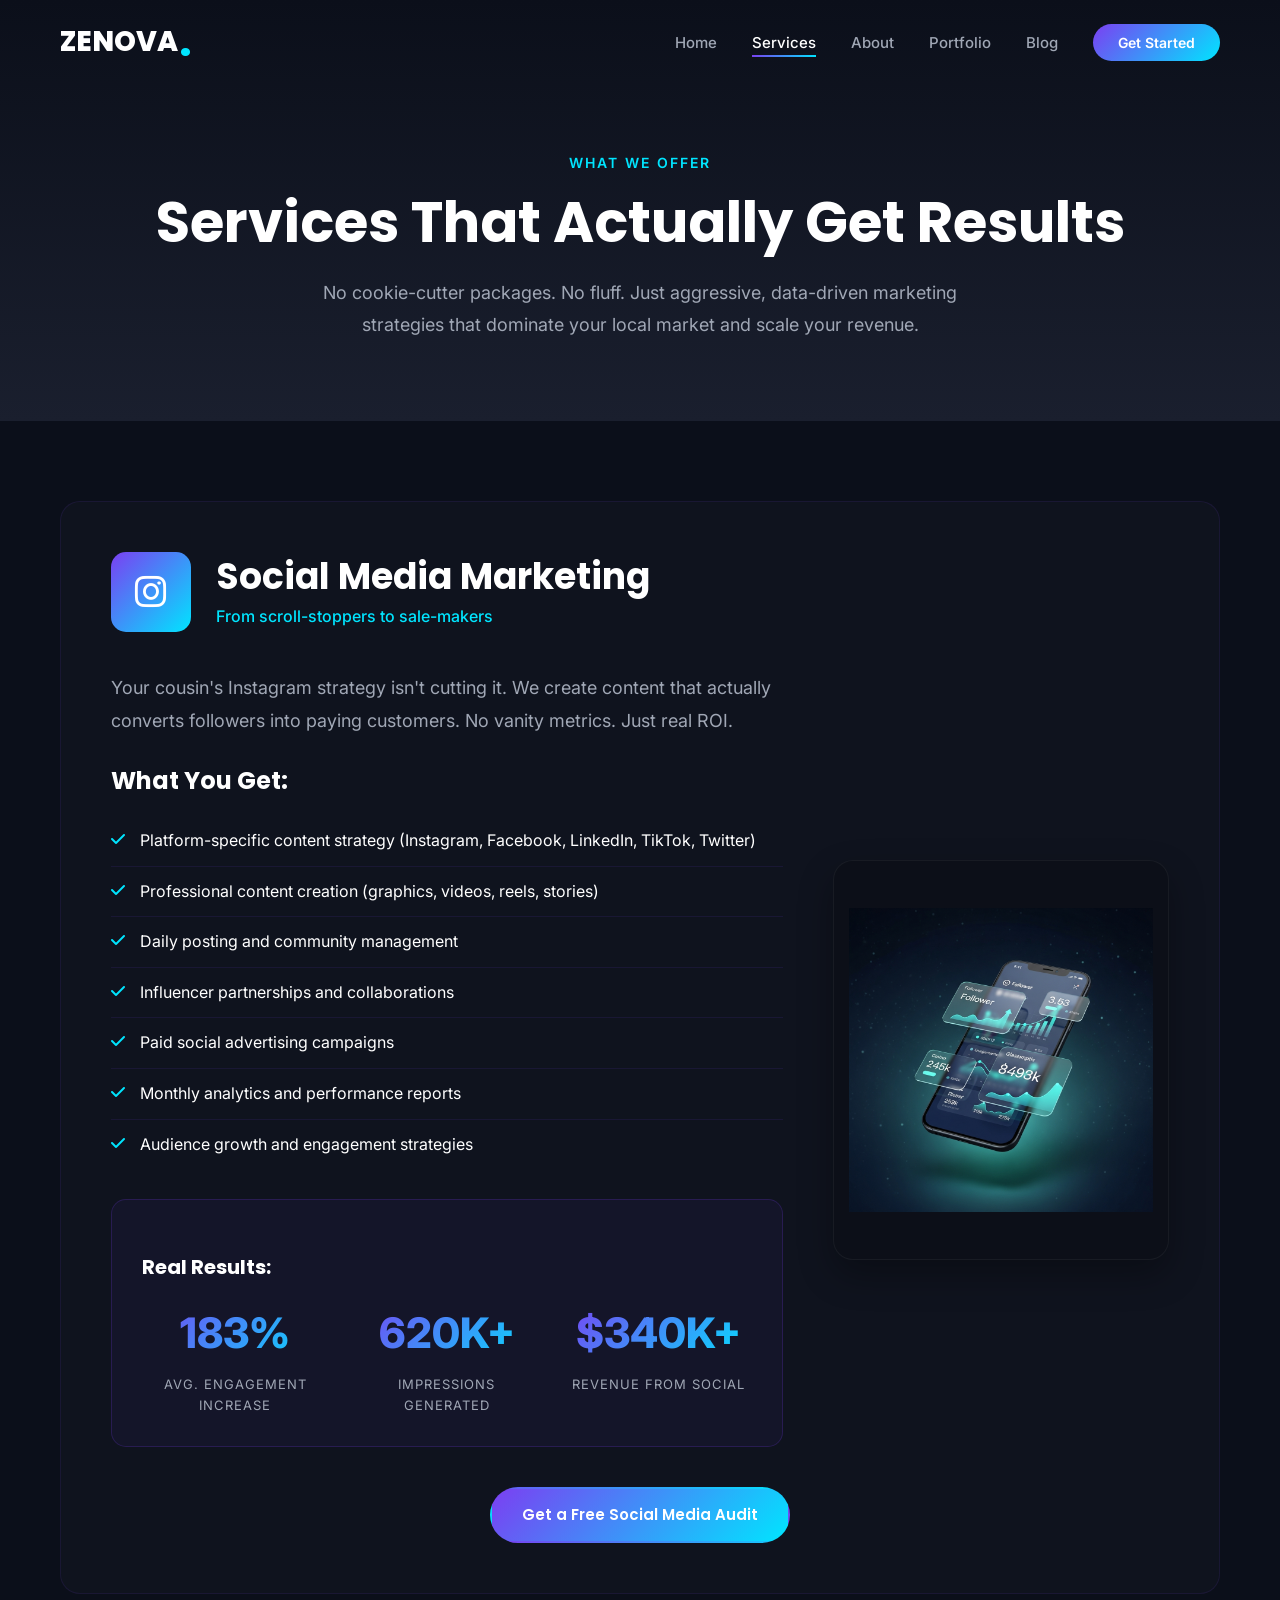
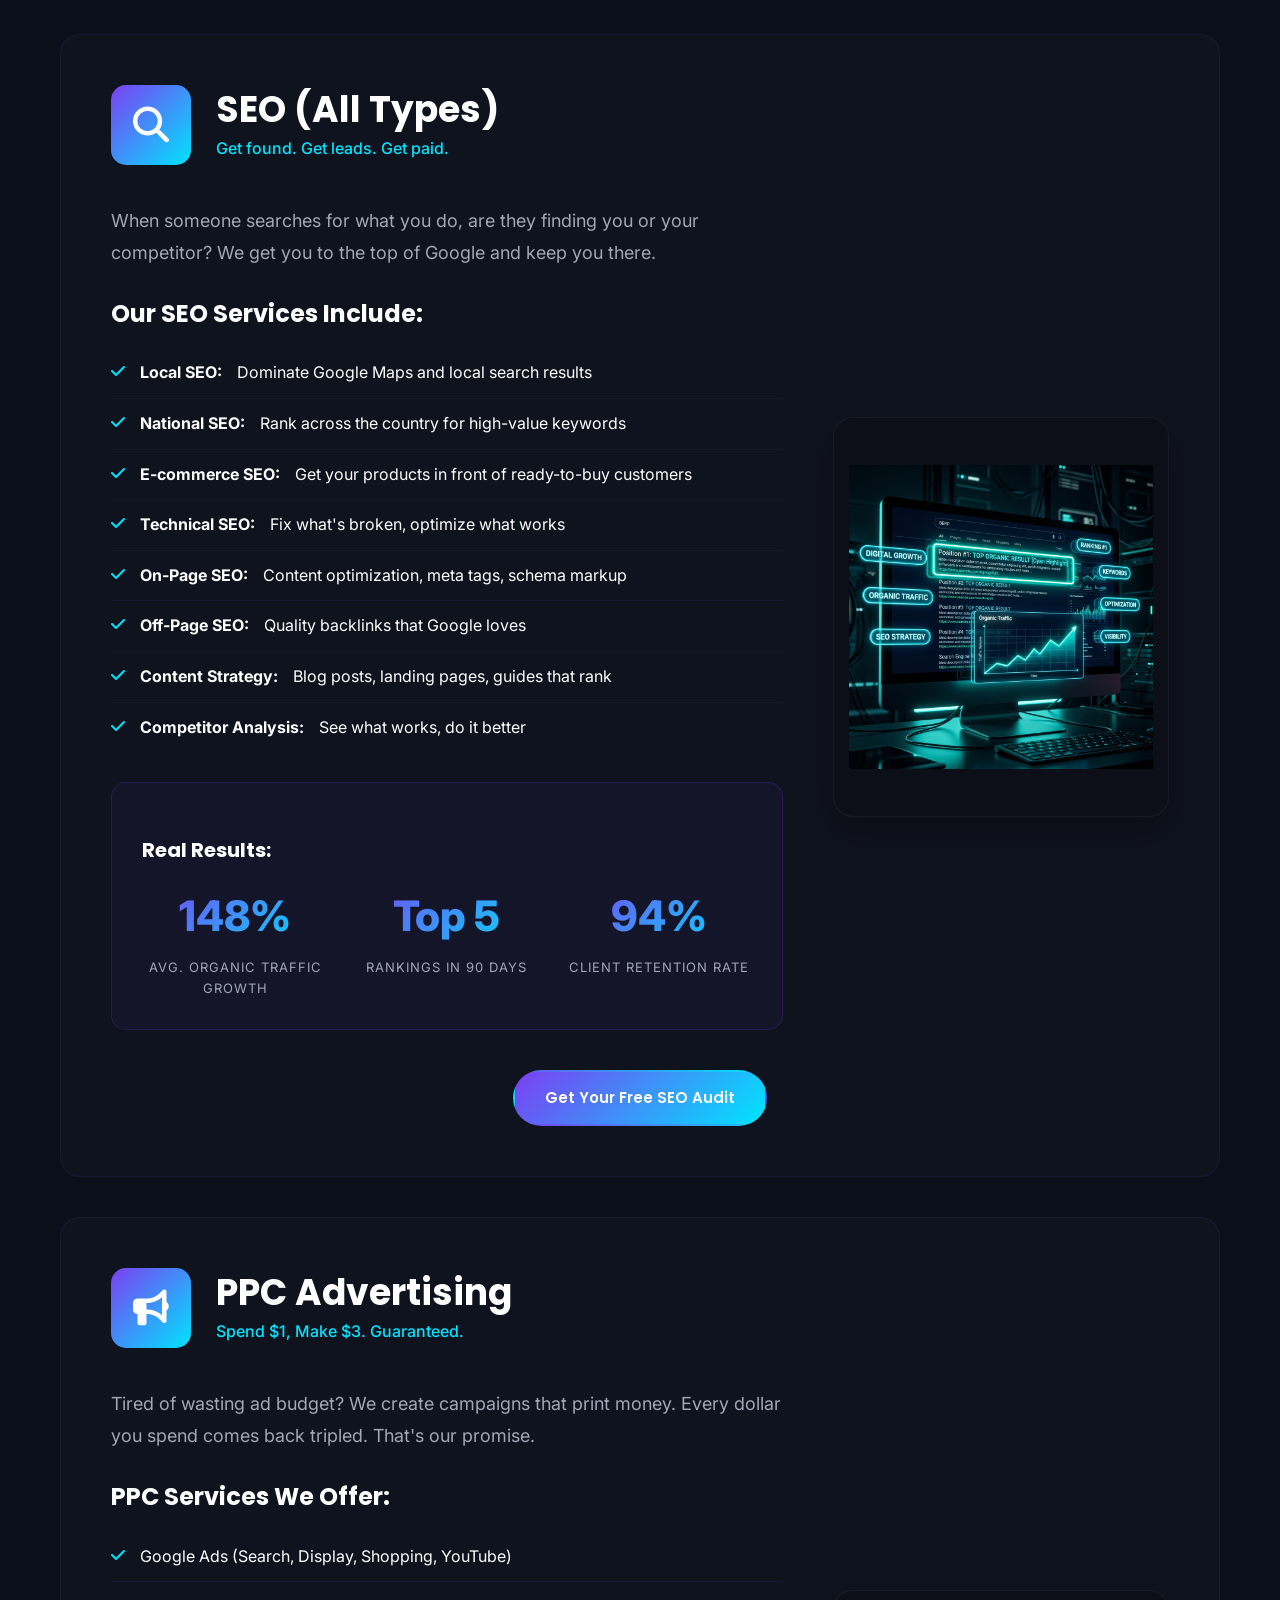
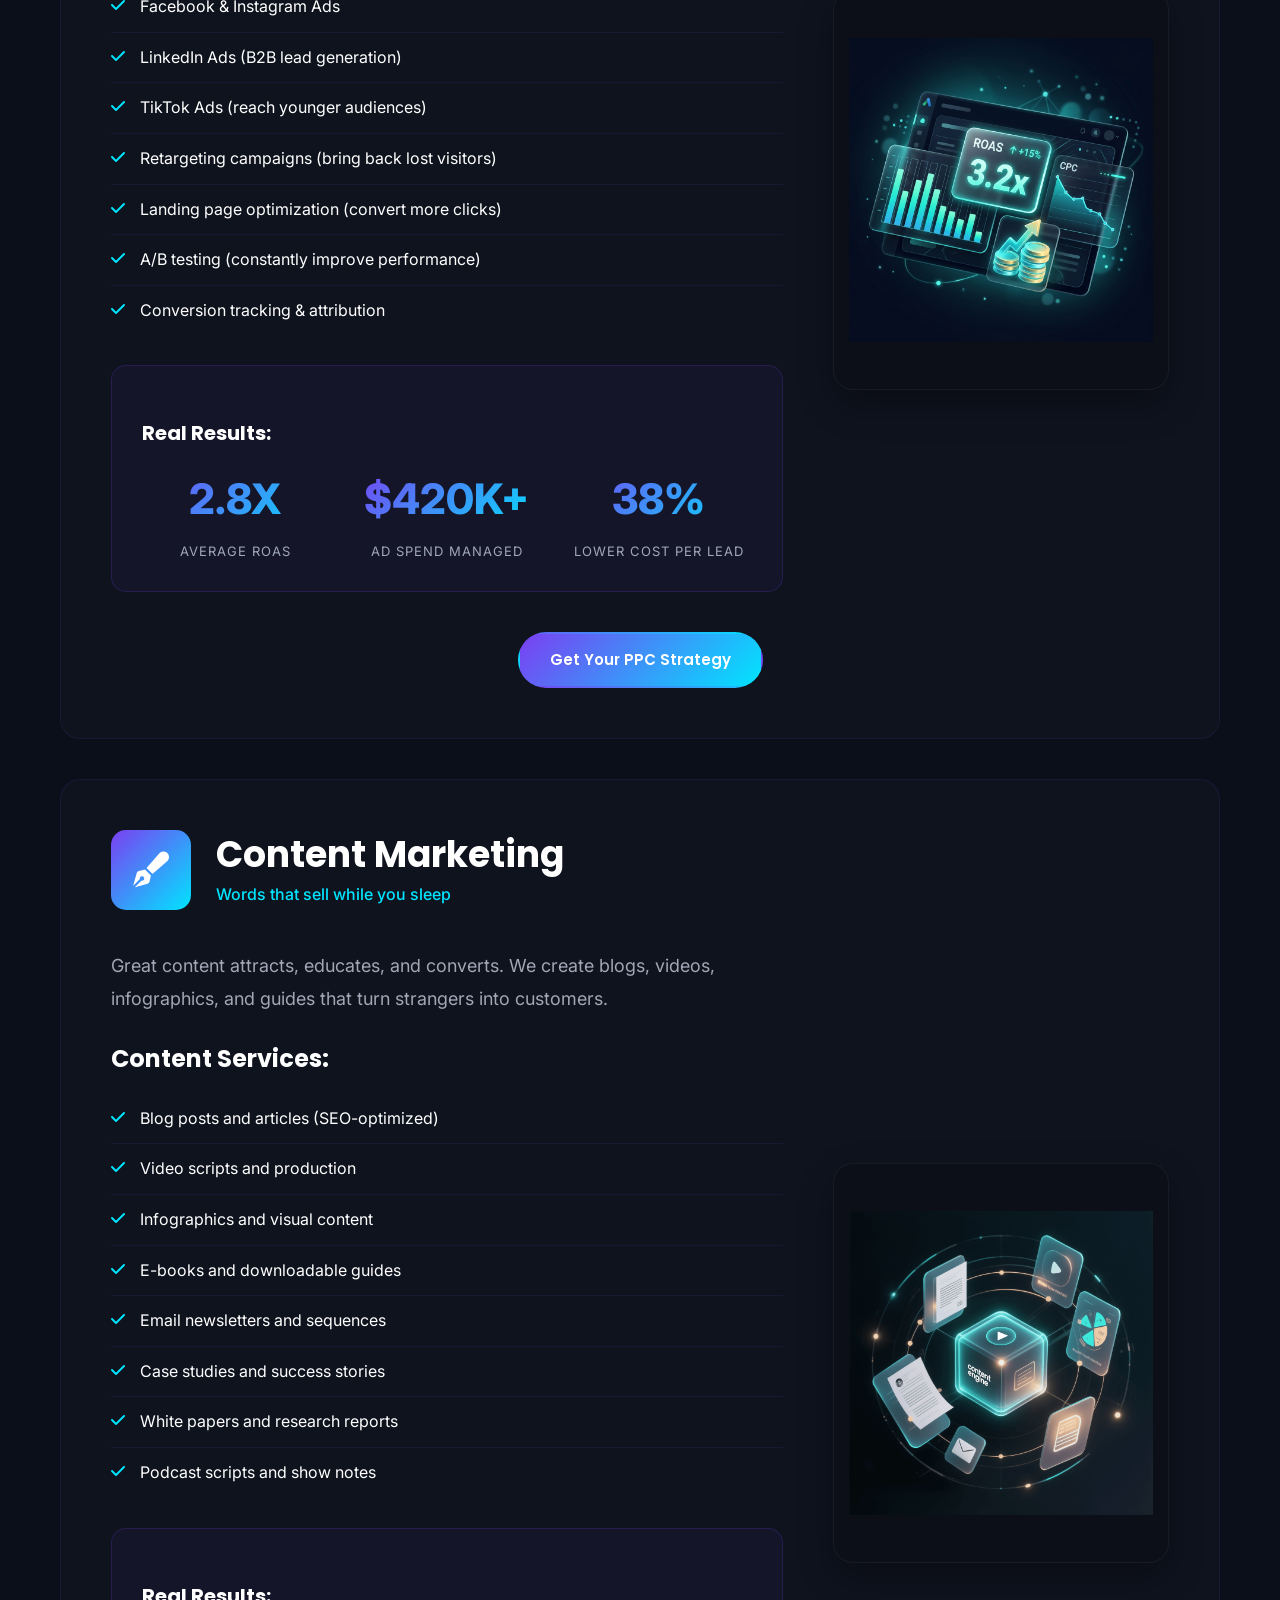
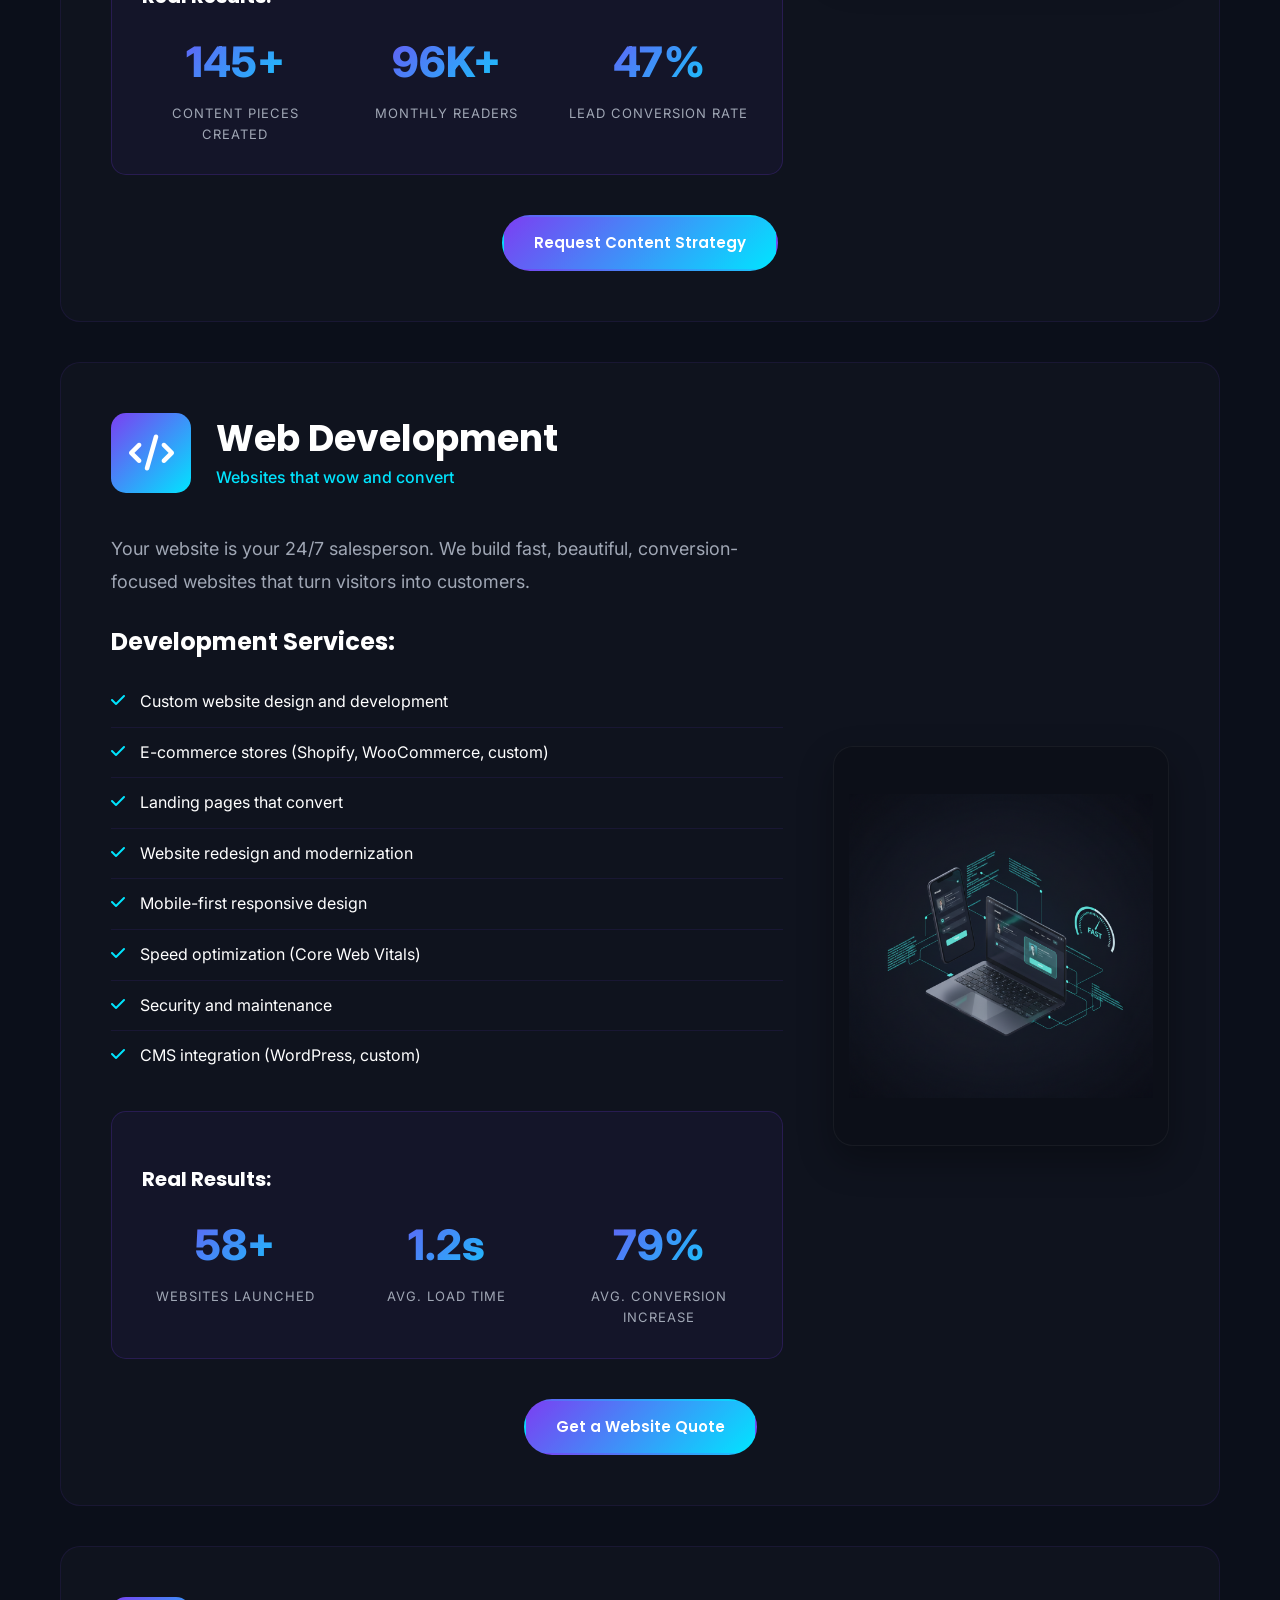
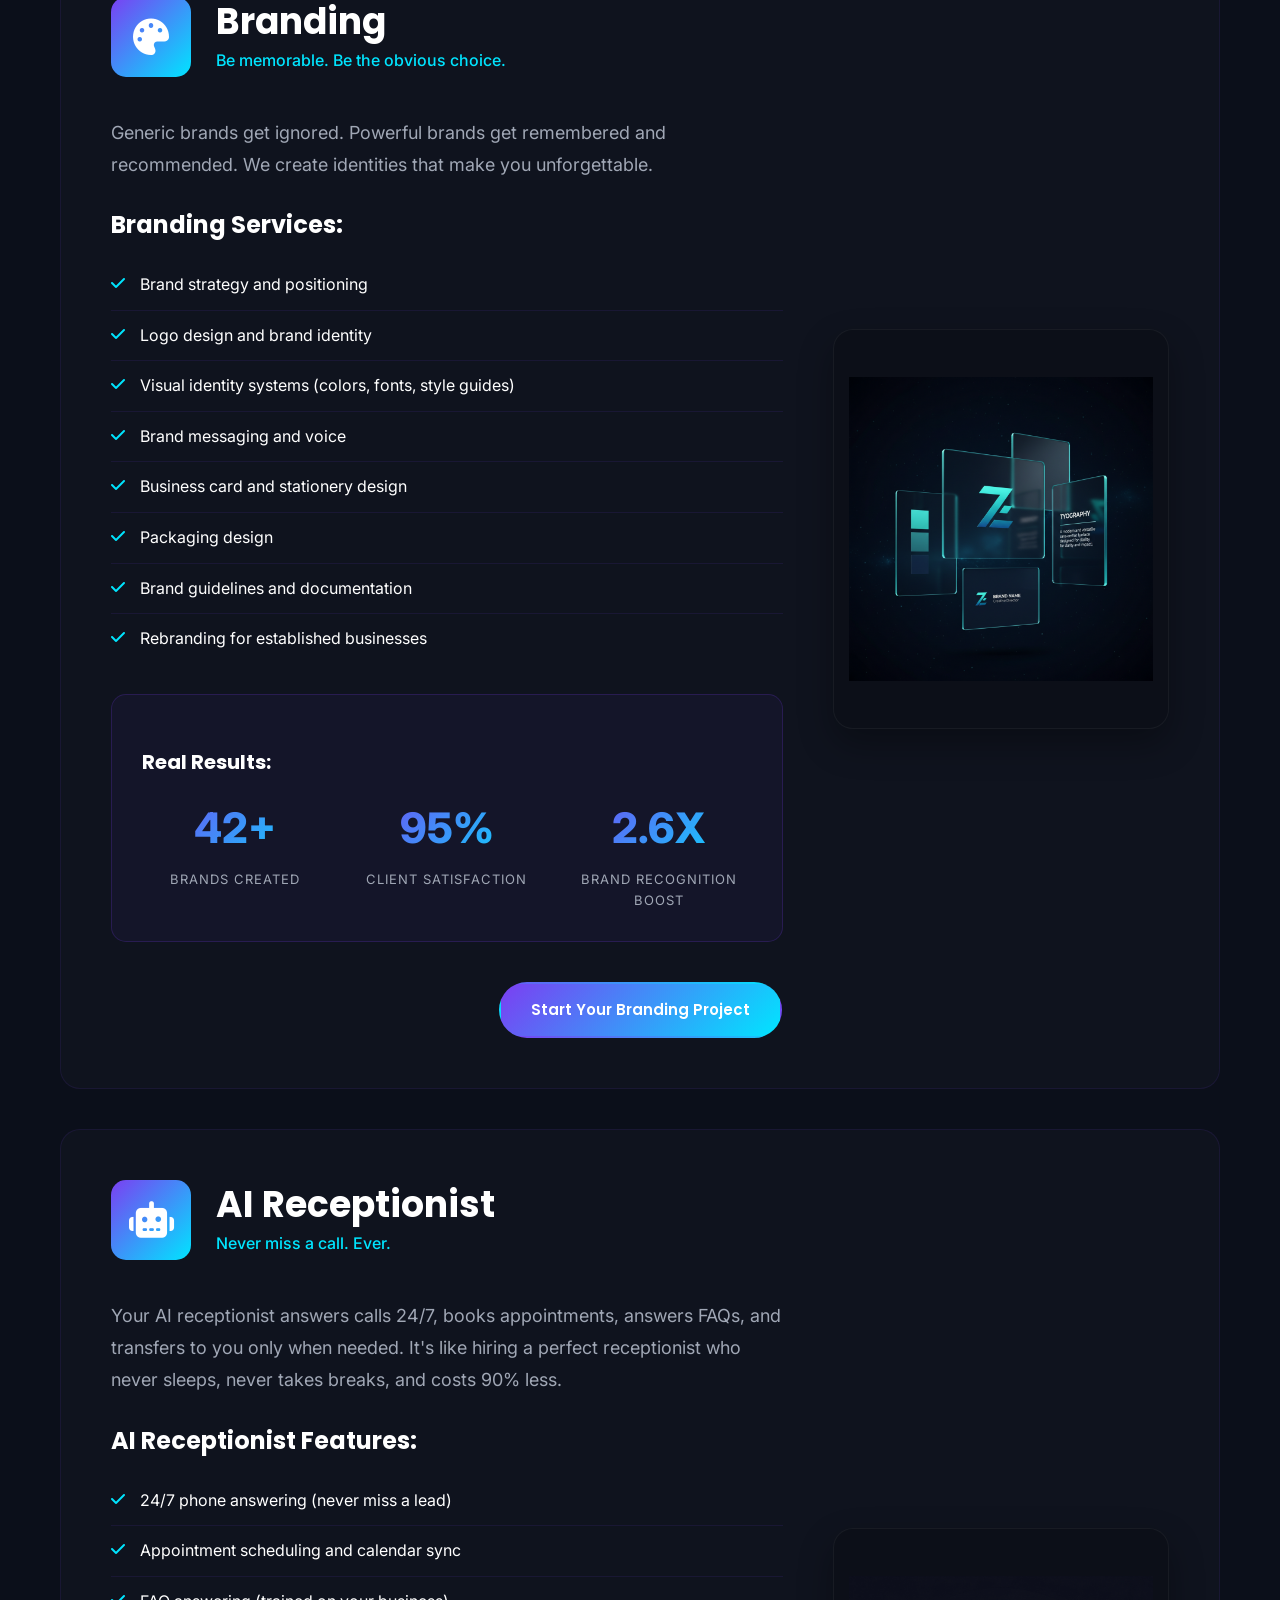
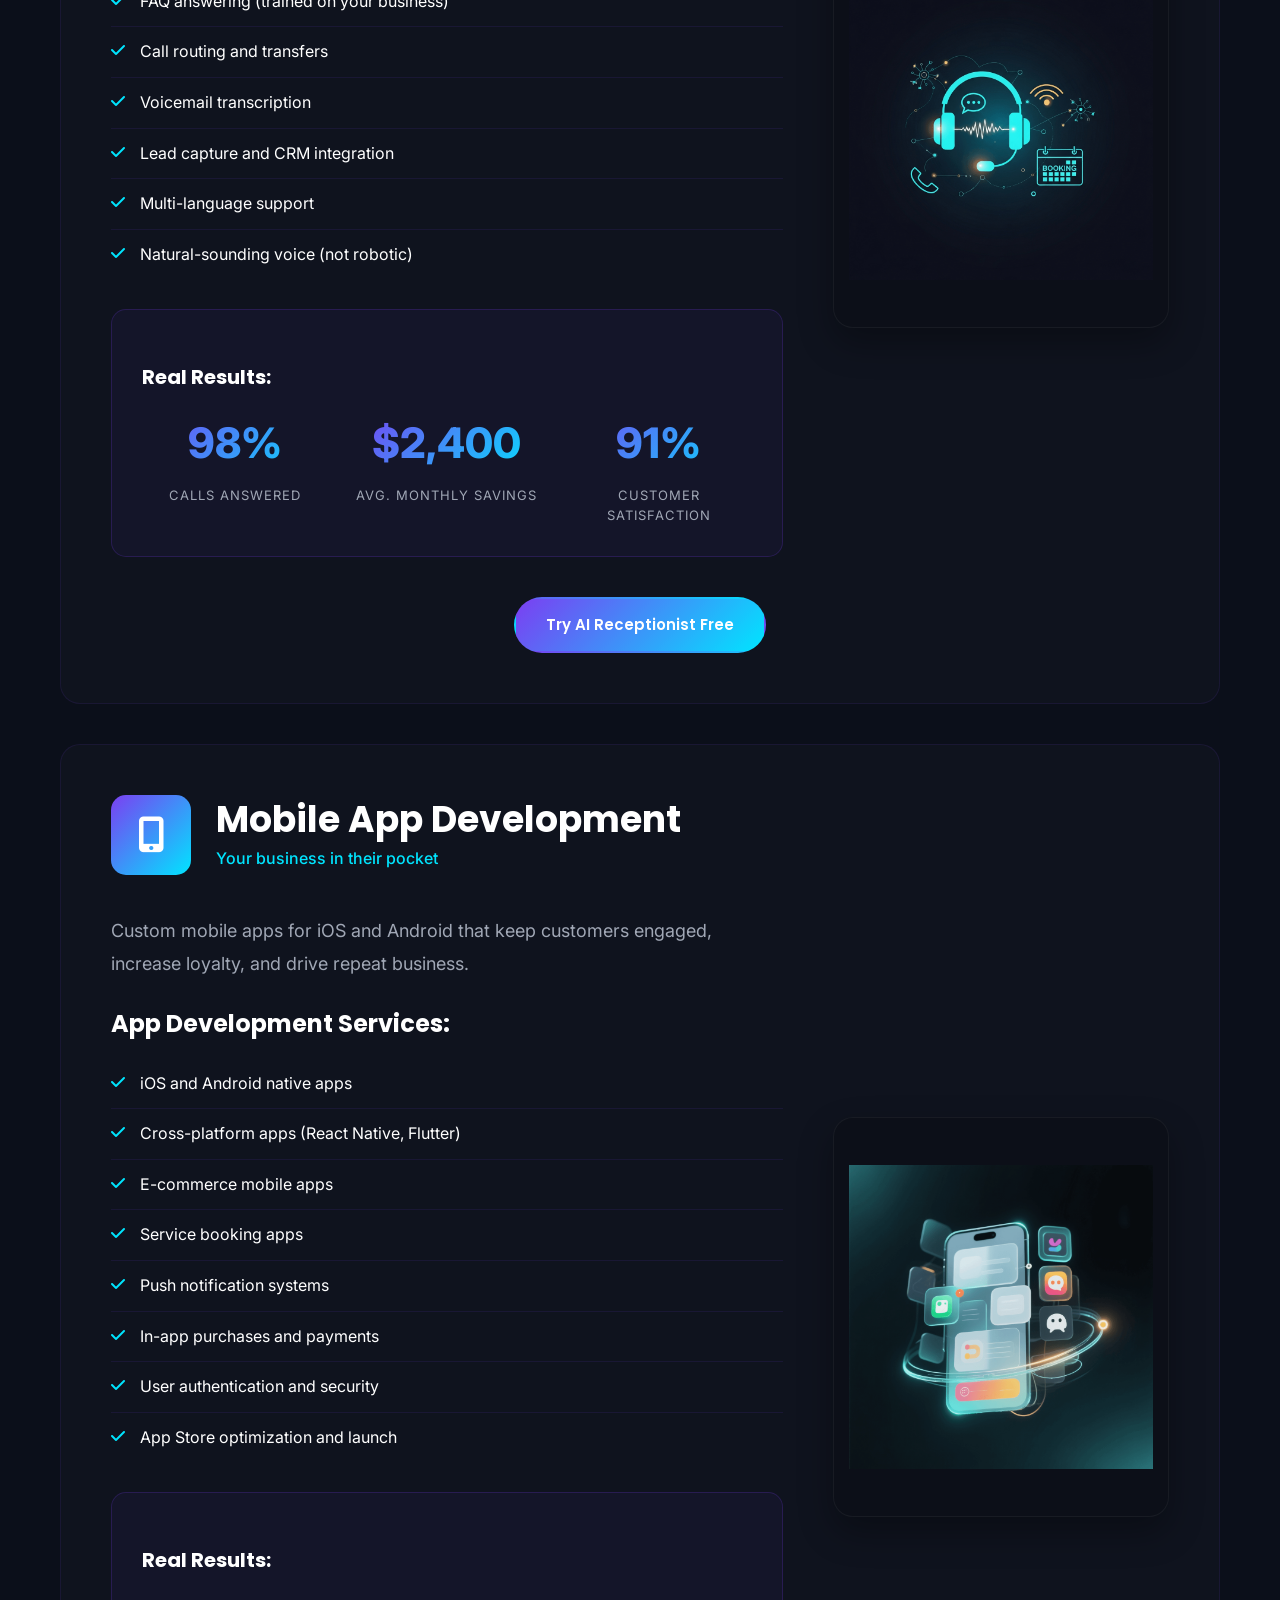
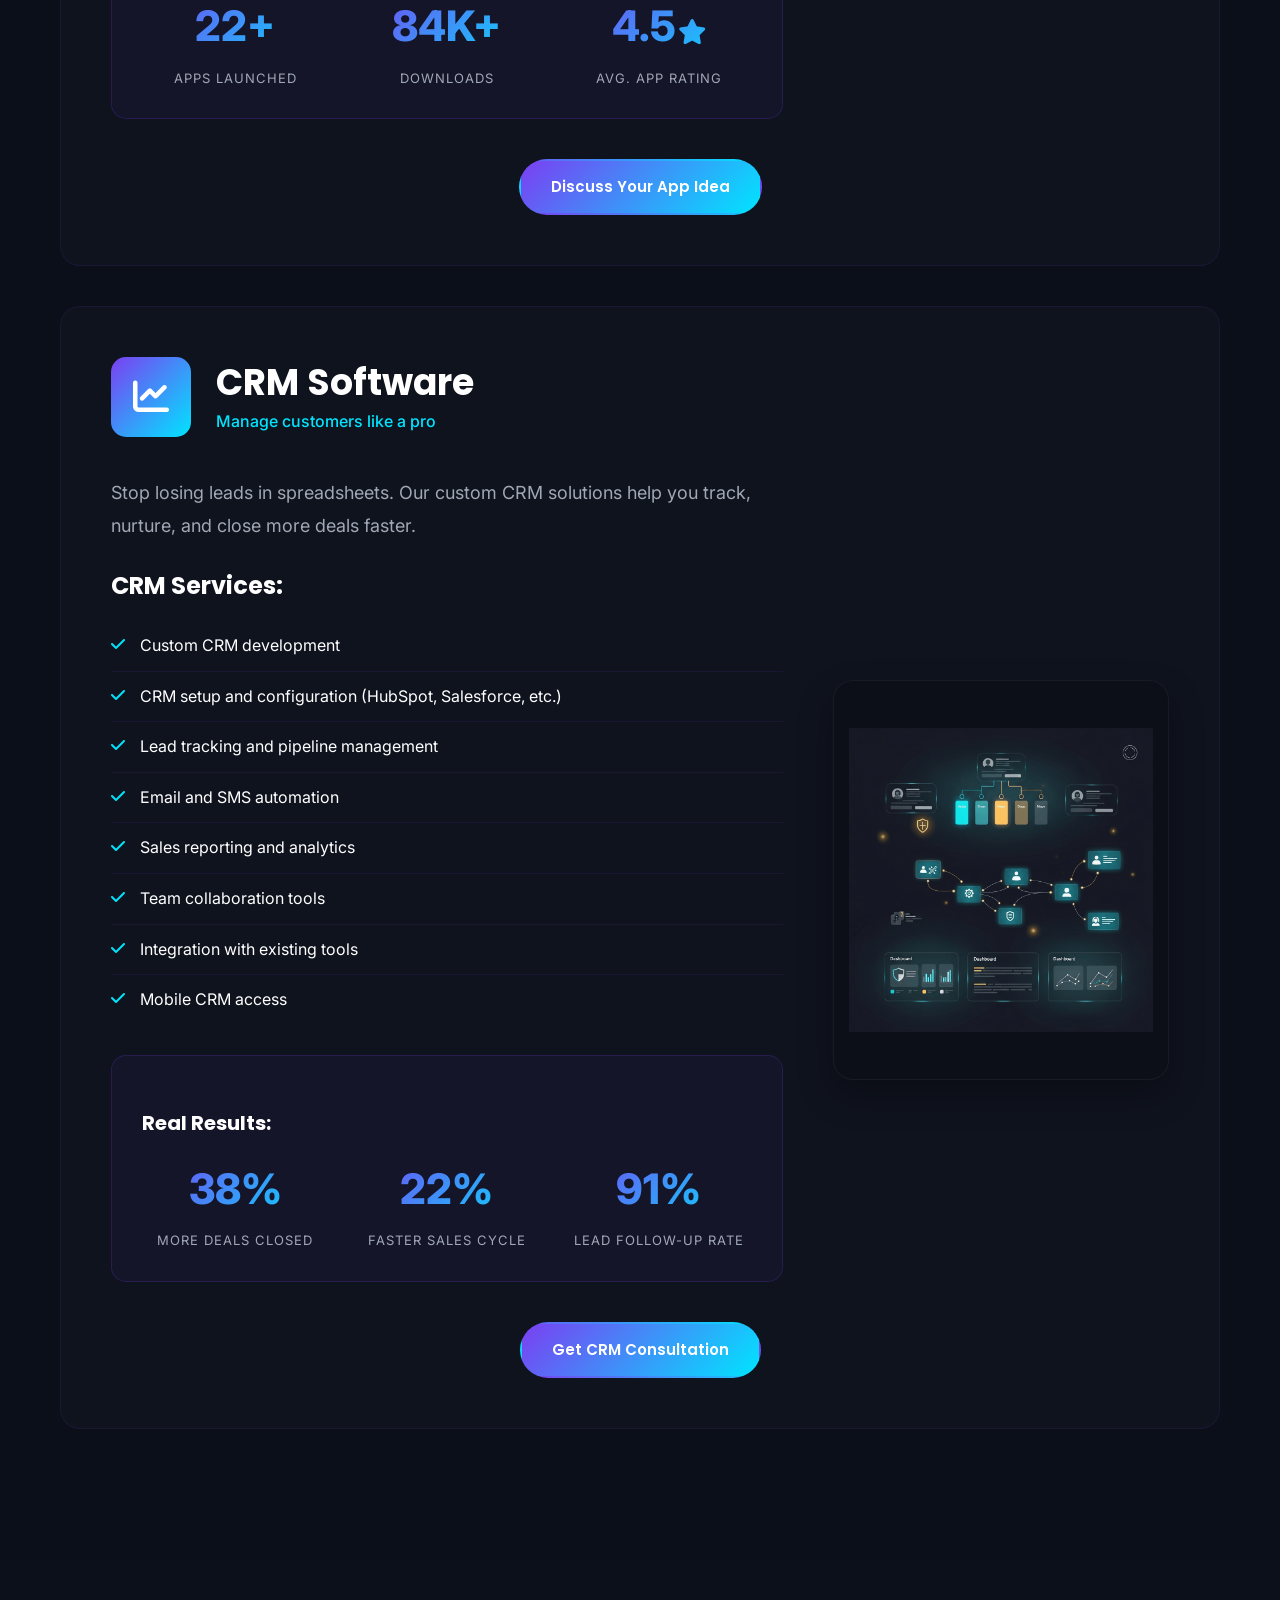
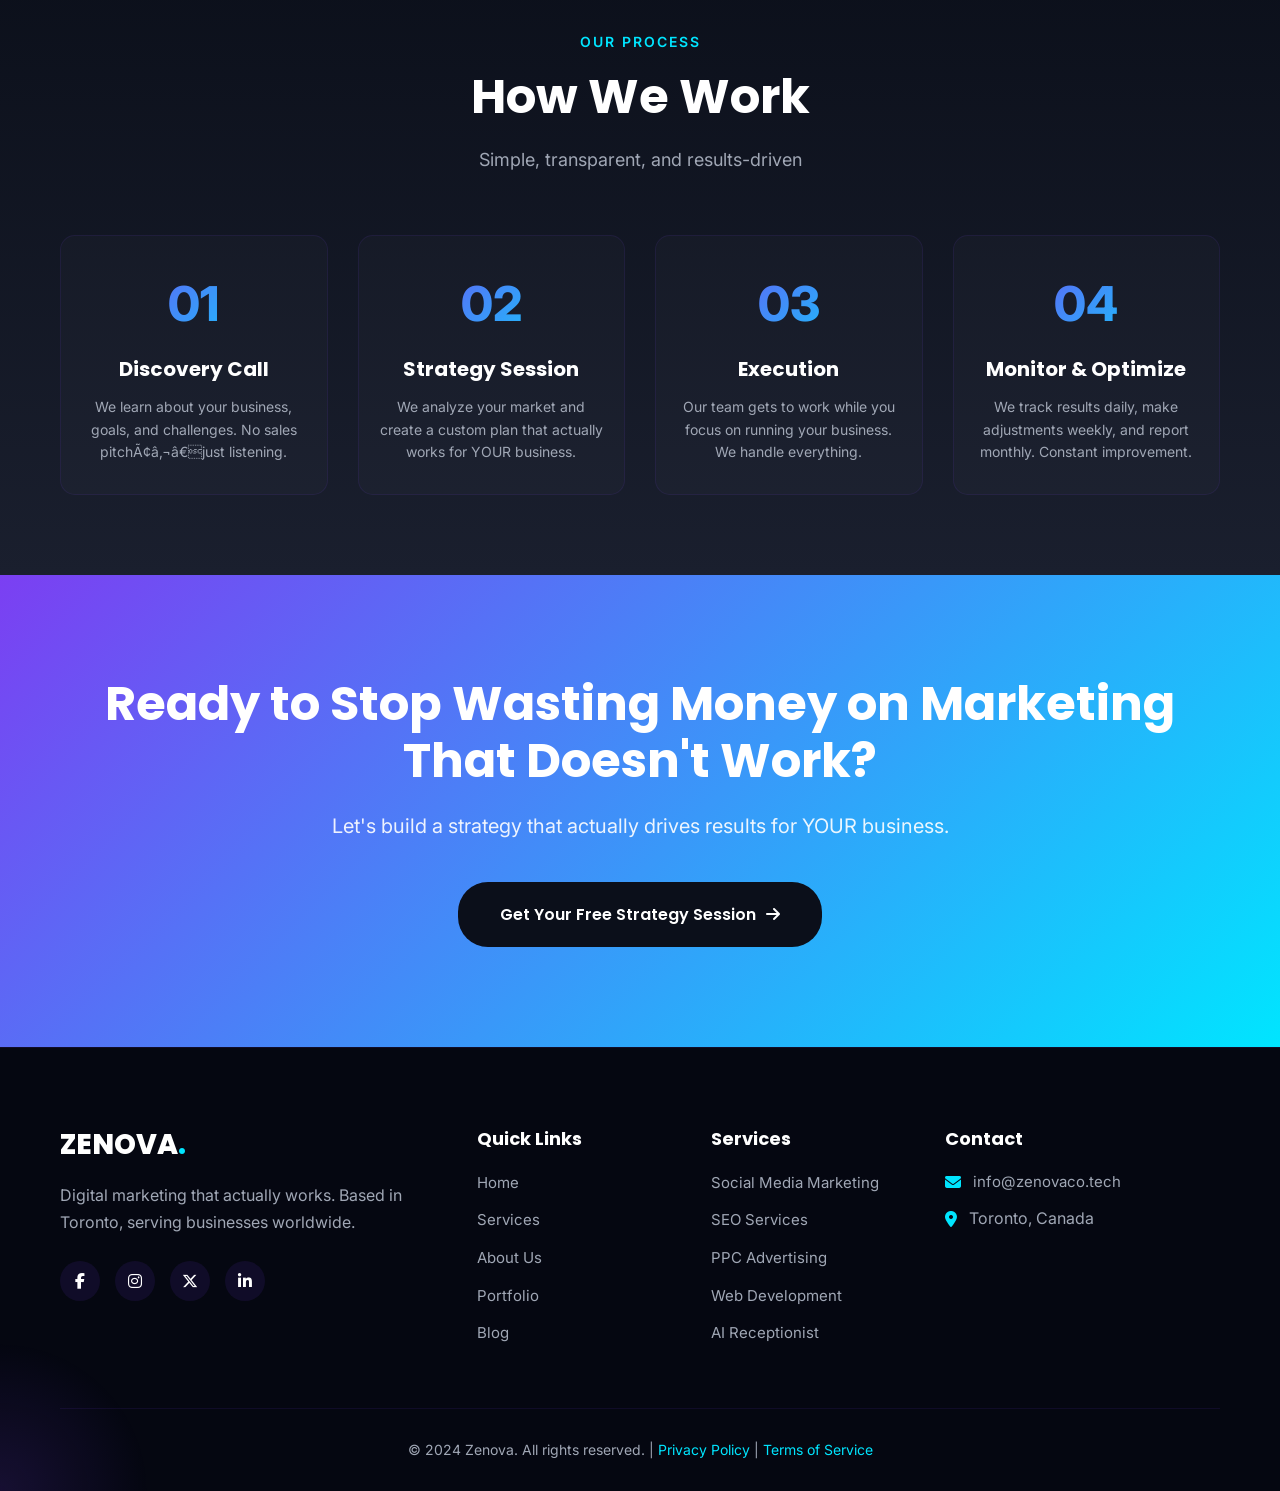
<file: services.html>
﻿<!DOCTYPE html>
<html lang="en">
<head>
    <meta charset="UTF-8">
    <meta name="viewport" content="width=device-width, initial-scale=1.0">
    
    <title>Services - Digital Marketing, SEO, Web Dev | Zenova Toronto</title>
    <meta name="description" content="Premium digital marketing services: SEO, PPC, Social Media, Custom Web Development, and AI Solutions. We turn casual browsers into paying customers.">
    <meta name="keywords" content="digital marketing services, SEO Toronto, web development, social media marketing, PPC management">
    <meta name="author" content="Zenova">
    <meta name="robots" content="index, follow">
    
    <meta property="og:type" content="website">
    <meta property="og:url" content="https://zenova-agency.pages.dev/services.html">
    <meta property="og:title" content="Digital Marketing Services - Zenova Toronto">
    <meta property="og:description" content="Elite digital marketing services designed to scale your business and dominate your local market.">
    <meta property="og:image" content="https://zenova-agency.pages.dev/assets/images/og-image.jpg">
    
    <link rel="canonical" href="https://zenova-agency.pages.dev/services.html">
    
    <!-- Schema Markup -->
    <script type="application/ld+json">
    {
      "@context": "https://schema.org",
      "@type": "Service",
      "serviceType": "Digital Marketing Services",
      "provider": {
        "@type": "ProfessionalService",
        "name": "Zenova"
      },
      "areaServed": {
        "@type": "City",
        "name": "Toronto"
      }
    }
    </script>
    
    <title>Our Services | Zenova - Digital Marketing That Works</title>
    
    <!-- Favicon -->
   <link rel="icon" type="image/svg+xml" href="favicon.svg">
    <link rel="shortcut icon" href="favicon.svg">
    <link rel="apple-touch-icon" href="favicon.svg">
    
    <!-- Google Fonts -->
    <link rel="preconnect" href="https://fonts.googleapis.com">
    <link rel="preconnect" href="https://fonts.gstatic.com" crossorigin>
    <link href="https://fonts.googleapis.com/css2?family=Poppins:wght@300;400;500;600;700;800&family=Inter:wght@300;400;500;600&display=swap" rel="stylesheet">
    
    <!-- Font Awesome -->
    <link rel="stylesheet" href="https://cdnjs.cloudflare.com/ajax/libs/font-awesome/6.5.1/css/all.min.css">
    
    <!-- CSS Files -->
    <link rel="stylesheet" href="css/main.css">
    <link rel="stylesheet" href="css/animations.css">
    <link rel="stylesheet" href="css/responsive.css">
</head>
<body>

    <!-- Navigation -->
    <nav class="navbar scrolled" id="navbar">
        <div class="container">
            <div class="nav-wrapper">
                <!-- Logo -->
                <a href="index.html" class="logo">
                    <span class="logo-text">ZENOVA</span>
                    <span class="logo-dot">.</span>
                </a>
                
                <!-- Desktop Menu -->
                <ul class="nav-menu" id="nav-menu">
                    <li><a href="index.html" class="nav-link">Home</a></li>
                    <li><a href="services.html" class="nav-link active">Services</a></li>
                    <li><a href="about.html" class="nav-link">About</a></li>
                    <li><a href="portfolio.html" class="nav-link">Portfolio</a></li>
                    <li><a href="blog.html" class="nav-link">Blog</a></li>
                    <li><a href="contact.html" class="btn-nav">Get Started</a></li>
                </ul>
                
                <!-- Mobile Menu Toggle -->
                <div class="hamburger" id="hamburger">
                    <span></span>
                    <span></span>
                    <span></span>
                </div>
            </div>
        </div>
    </nav>

    <!-- Page Header -->
    <section class="page-header">
        <div class="container">
            <div class="page-header-content">
                <span class="page-label">What We Offer</span>
                <h1 class="page-title">Services That Actually Get Results</h1>
                <p class="page-subtitle">
                    No cookie-cutter packages. No fluff. Just aggressive, data-driven marketing 
                    strategies that dominate your local market and scale your revenue.
                </p>
            </div>
        </div>
    </section>

    <!-- Services Detail Section -->
    <section class="services-detail">
        <div class="container">
            
            <!-- Service 1: Social Media Marketing -->
            <div class="service-detail-card" id="social-media">
                <div class="service-detail-header">
                    <div class="service-detail-icon">
                        <i class="fab fa-instagram"></i>
                    </div>
                    <div class="service-detail-title-wrap">
                        <h2 class="service-detail-title">Social Media Marketing</h2>
                        <p class="service-detail-tagline">From scroll-stoppers to sale-makers</p>
                    </div>
                </div>
                
                <div class="service-detail-content">
                    <div class="service-detail-text">
                        <p class="service-intro">
                            Your cousin's Instagram strategy isn't cutting it. We create content that actually 
                            converts followers into paying customers. No vanity metrics. Just real ROI.
                        </p>
                        
                        <h3>What You Get:</h3>
                        <ul class="service-list">
                            <li><i class="fas fa-check"></i> Platform-specific content strategy (Instagram, Facebook, LinkedIn, TikTok, Twitter)</li>
                            <li><i class="fas fa-check"></i> Professional content creation (graphics, videos, reels, stories)</li>
                            <li><i class="fas fa-check"></i> Daily posting and community management</li>
                            <li><i class="fas fa-check"></i> Influencer partnerships and collaborations</li>
                            <li><i class="fas fa-check"></i> Paid social advertising campaigns</li>
                            <li><i class="fas fa-check"></i> Monthly analytics and performance reports</li>
                            <li><i class="fas fa-check"></i> Audience growth and engagement strategies</li>
                        </ul>
                        
                        <div class="service-results">
                            <h4>Real Results:</h4>
                            <div class="results-grid">
                                <div class="result-item">
                                    <div class="result-number">183%</div>
                                    <div class="result-label">Avg. Engagement Increase</div>
                                </div>
                                <div class="result-item">
                                    <div class="result-number">620K+</div>
                                    <div class="result-label">Impressions Generated</div>
                                </div>
                                <div class="result-item">
                                    <div class="result-number">$340K+</div>
                                    <div class="result-label">Revenue from Social</div>
                                </div>
                            </div>
                        </div>
                    </div>
                    
                    <div class="service-detail-visual">
                        <img src="assets/images/Social media management.png" alt="Social Media Marketing" style="width: 100%; height: 400px; object-fit: contain; object-position: center; border-radius: 20px; background: rgba(0,0,0,0.2); box-shadow: 0 15px 35px rgba(0,0,0,0.3); border: 1px solid rgba(255,255,255,0.05); padding: 15px;">
                    </div>
                </div>
                
                <div class="service-cta">
                    <a href="contact.html" class="btn btn-primary">Get a Free Social Media Audit</a>
                </div>
            </div>

            <!-- Service 2: SEO (All Types) -->
            <div class="service-detail-card" id="seo">
                <div class="service-detail-header">
                    <div class="service-detail-icon">
                        <i class="fas fa-search"></i>
                    </div>
                    <div class="service-detail-title-wrap">
                        <h2 class="service-detail-title">SEO (All Types)</h2>
                        <p class="service-detail-tagline">Get found. Get leads. Get paid.</p>
                    </div>
                </div>
                
                <div class="service-detail-content">
                    <div class="service-detail-text">
                        <p class="service-intro">
                            When someone searches for what you do, are they finding you or your competitor? 
                            We get you to the top of Google and keep you there.
                        </p>
                        
                        <h3>Our SEO Services Include:</h3>
                        <ul class="service-list">
                            <li><i class="fas fa-check"></i> <strong>Local SEO:</strong> Dominate Google Maps and local search results</li>
                            <li><i class="fas fa-check"></i> <strong>National SEO:</strong> Rank across the country for high-value keywords</li>
                            <li><i class="fas fa-check"></i> <strong>E-commerce SEO:</strong> Get your products in front of ready-to-buy customers</li>
                            <li><i class="fas fa-check"></i> <strong>Technical SEO:</strong> Fix what's broken, optimize what works</li>
                            <li><i class="fas fa-check"></i> <strong>On-Page SEO:</strong> Content optimization, meta tags, schema markup</li>
                            <li><i class="fas fa-check"></i> <strong>Off-Page SEO:</strong> Quality backlinks that Google loves</li>
                            <li><i class="fas fa-check"></i> <strong>Content Strategy:</strong> Blog posts, landing pages, guides that rank</li>
                            <li><i class="fas fa-check"></i> <strong>Competitor Analysis:</strong> See what works, do it better</li>
                        </ul>
                        
                        <div class="service-results">
                            <h4>Real Results:</h4>
                            <div class="results-grid">
                                <div class="result-item">
                                    <div class="result-number">148%</div>
                                    <div class="result-label">Avg. Organic Traffic Growth</div>
                                </div>
                                <div class="result-item">
                                    <div class="result-number">Top 5</div>
                                    <div class="result-label">Rankings in 90 Days</div>
                                </div>
                                <div class="result-item">
                                    <div class="result-number">94%</div>
                                    <div class="result-label">Client Retention Rate</div>
                                </div>
                            </div>
                        </div>
                    </div>
                    
                    <div class="service-detail-visual">
                        <img src="assets/images/SEO.png" alt="SEO Services" style="width: 100%; height: 400px; object-fit: contain; object-position: center; border-radius: 20px; background: rgba(0,0,0,0.2); box-shadow: 0 15px 35px rgba(0,0,0,0.3); border: 1px solid rgba(255,255,255,0.05); padding: 15px;">
                    </div>
                </div>
                
                <div class="service-cta">
                    <a href="contact.html" class="btn btn-primary">Get Your Free SEO Audit</a>
                </div>
            </div>

            <!-- Service 3: PPC Advertising -->
            <div class="service-detail-card" id="ppc">
                <div class="service-detail-header">
                    <div class="service-detail-icon">
                        <i class="fas fa-bullhorn"></i>
                    </div>
                    <div class="service-detail-title-wrap">
                        <h2 class="service-detail-title">PPC Advertising</h2>
                        <p class="service-detail-tagline">Spend $1, Make $3. Guaranteed.</p>
                    </div>
                </div>
                
                <div class="service-detail-content">
                    <div class="service-detail-text">
                        <p class="service-intro">
                            Tired of wasting ad budget? We create campaigns that print money. 
                            Every dollar you spend comes back tripled. That's our promise.
                        </p>
                        
                        <h3>PPC Services We Offer:</h3>
                        <ul class="service-list">
                            <li><i class="fas fa-check"></i> Google Ads (Search, Display, Shopping, YouTube)</li>
                            <li><i class="fas fa-check"></i> Facebook & Instagram Ads</li>
                            <li><i class="fas fa-check"></i> LinkedIn Ads (B2B lead generation)</li>
                            <li><i class="fas fa-check"></i> TikTok Ads (reach younger audiences)</li>
                            <li><i class="fas fa-check"></i> Retargeting campaigns (bring back lost visitors)</li>
                            <li><i class="fas fa-check"></i> Landing page optimization (convert more clicks)</li>
                            <li><i class="fas fa-check"></i> A/B testing (constantly improve performance)</li>
                            <li><i class="fas fa-check"></i> Conversion tracking & attribution</li>
                        </ul>
                        
                        <div class="service-results">
                            <h4>Real Results:</h4>
                            <div class="results-grid">
                                <div class="result-item">
                                    <div class="result-number">2.8X</div>
                                    <div class="result-label">Average ROAS</div>
                                </div>
                                <div class="result-item">
                                    <div class="result-number">$420K+</div>
                                    <div class="result-label">Ad Spend Managed</div>
                                </div>
                                <div class="result-item">
                                    <div class="result-number">38%</div>
                                    <div class="result-label">Lower Cost Per Lead</div>
                                </div>
                            </div>
                        </div>
                    </div>
                    
                    <div class="service-detail-visual">
                        <img src="assets/images/Paid Ads.png" alt="PPC Advertising" style="width: 100%; height: 400px; object-fit: contain; object-position: center; border-radius: 20px; background: rgba(0,0,0,0.2); box-shadow: 0 15px 35px rgba(0,0,0,0.3); border: 1px solid rgba(255,255,255,0.05); padding: 15px;">
                    </div>
                </div>
                
                <div class="service-cta">
                    <a href="contact.html" class="btn btn-primary">Get Your PPC Strategy</a>
                </div>
            </div>

            <!-- Service 4: Content Marketing -->
            <div class="service-detail-card" id="content">
                <div class="service-detail-header">
                    <div class="service-detail-icon">
                        <i class="fas fa-pen-fancy"></i>
                    </div>
                    <div class="service-detail-title-wrap">
                        <h2 class="service-detail-title">Content Marketing</h2>
                        <p class="service-detail-tagline">Words that sell while you sleep</p>
                    </div>
                </div>
                
                <div class="service-detail-content">
                    <div class="service-detail-text">
                        <p class="service-intro">
                            Great content attracts, educates, and converts. We create blogs, videos, 
                            infographics, and guides that turn strangers into customers.
                        </p>
                        
                        <h3>Content Services:</h3>
                        <ul class="service-list">
                            <li><i class="fas fa-check"></i> Blog posts and articles (SEO-optimized)</li>
                            <li><i class="fas fa-check"></i> Video scripts and production</li>
                            <li><i class="fas fa-check"></i> Infographics and visual content</li>
                            <li><i class="fas fa-check"></i> E-books and downloadable guides</li>
                            <li><i class="fas fa-check"></i> Email newsletters and sequences</li>
                            <li><i class="fas fa-check"></i> Case studies and success stories</li>
                            <li><i class="fas fa-check"></i> White papers and research reports</li>
                            <li><i class="fas fa-check"></i> Podcast scripts and show notes</li>
                        </ul>
                        
                        <div class="service-results">
                            <h4>Real Results:</h4>
                            <div class="results-grid">
                                <div class="result-item">
                                    <div class="result-number">145+</div>
                                    <div class="result-label">Content Pieces Created</div>
                                </div>
                                <div class="result-item">
                                    <div class="result-number">96K+</div>
                                    <div class="result-label">Monthly Readers</div>
                                </div>
                                <div class="result-item">
                                    <div class="result-number">47%</div>
                                    <div class="result-label">Lead Conversion Rate</div>
                                </div>
                            </div>
                        </div>
                    </div>
                    
                    <div class="service-detail-visual">
                        <img src="assets/images/Content Marketing.png" alt="Content Marketing" style="width: 100%; height: 400px; object-fit: contain; object-position: center; border-radius: 20px; background: rgba(0,0,0,0.2); box-shadow: 0 15px 35px rgba(0,0,0,0.3); border: 1px solid rgba(255,255,255,0.05); padding: 15px;">
                    </div>
                </div>
                
                <div class="service-cta">
                    <a href="contact.html" class="btn btn-primary">Request Content Strategy</a>
                </div>
            </div>

            <!-- Service 5: Web Development -->
            <div class="service-detail-card" id="web-dev">
                <div class="service-detail-header">
                    <div class="service-detail-icon">
                        <i class="fas fa-code"></i>
                    </div>
                    <div class="service-detail-title-wrap">
                        <h2 class="service-detail-title">Web Development</h2>
                        <p class="service-detail-tagline">Websites that wow and convert</p>
                    </div>
                </div>
                
                <div class="service-detail-content">
                    <div class="service-detail-text">
                        <p class="service-intro">
                            Your website is your 24/7 salesperson. We build fast, beautiful, 
                            conversion-focused websites that turn visitors into customers.
                        </p>
                        
                        <h3>Development Services:</h3>
                        <ul class="service-list">
                            <li><i class="fas fa-check"></i> Custom website design and development</li>
                            <li><i class="fas fa-check"></i> E-commerce stores (Shopify, WooCommerce, custom)</li>
                            <li><i class="fas fa-check"></i> Landing pages that convert</li>
                            <li><i class="fas fa-check"></i> Website redesign and modernization</li>
                            <li><i class="fas fa-check"></i> Mobile-first responsive design</li>
                            <li><i class="fas fa-check"></i> Speed optimization (Core Web Vitals)</li>
                            <li><i class="fas fa-check"></i> Security and maintenance</li>
                            <li><i class="fas fa-check"></i> CMS integration (WordPress, custom)</li>
                        </ul>
                        
                        <div class="service-results">
                            <h4>Real Results:</h4>
                            <div class="results-grid">
                                <div class="result-item">
                                    <div class="result-number">58+</div>
                                    <div class="result-label">Websites Launched</div>
                                </div>
                                <div class="result-item">
                                    <div class="result-number">1.2s</div>
                                    <div class="result-label">Avg. Load Time</div>
                                </div>
                                <div class="result-item">
                                    <div class="result-number">79%</div>
                                    <div class="result-label">Avg. Conversion Increase</div>
                                </div>
                            </div>
                        </div>
                    </div>
                    
                    <div class="service-detail-visual">
                        <img src="assets/images/Web Development.png?v=2" alt="Web Development" style="width: 100%; height: 400px; object-fit: contain; object-position: center; border-radius: 20px; background: rgba(0,0,0,0.2); box-shadow: 0 15px 35px rgba(0,0,0,0.3); border: 1px solid rgba(255,255,255,0.05); padding: 15px;">
                    </div>
                </div>
                
                <div class="service-cta">
                    <a href="contact.html" class="btn btn-primary">Get a Website Quote</a>
                </div>
            </div>

            <!-- Service 6: Branding -->
            <div class="service-detail-card" id="branding">
                <div class="service-detail-header">
                    <div class="service-detail-icon">
                        <i class="fas fa-palette"></i>
                    </div>
                    <div class="service-detail-title-wrap">
                        <h2 class="service-detail-title">Branding</h2>
                        <p class="service-detail-tagline">Be memorable. Be the obvious choice.</p>
                    </div>
                </div>
                
                <div class="service-detail-content">
                    <div class="service-detail-text">
                        <p class="service-intro">
                            Generic brands get ignored. Powerful brands get remembered and recommended. 
                            We create identities that make you unforgettable.
                        </p>
                        
                        <h3>Branding Services:</h3>
                        <ul class="service-list">
                            <li><i class="fas fa-check"></i> Brand strategy and positioning</li>
                            <li><i class="fas fa-check"></i> Logo design and brand identity</li>
                            <li><i class="fas fa-check"></i> Visual identity systems (colors, fonts, style guides)</li>
                            <li><i class="fas fa-check"></i> Brand messaging and voice</li>
                            <li><i class="fas fa-check"></i> Business card and stationery design</li>
                            <li><i class="fas fa-check"></i> Packaging design</li>
                            <li><i class="fas fa-check"></i> Brand guidelines and documentation</li>
                            <li><i class="fas fa-check"></i> Rebranding for established businesses</li>
                        </ul>
                        
                        <div class="service-results">
                            <h4>Real Results:</h4>
                            <div class="results-grid">
                                <div class="result-item">
                                    <div class="result-number">42+</div>
                                    <div class="result-label">Brands Created</div>
                                </div>
                                <div class="result-item">
                                    <div class="result-number">95%</div>
                                    <div class="result-label">Client Satisfaction</div>
                                </div>
                                <div class="result-item">
                                    <div class="result-number">2.6X</div>
                                    <div class="result-label">Brand Recognition Boost</div>
                                </div>
                            </div>
                        </div>
                    </div>
                    
                    <div class="service-detail-visual">
                        <img src="assets/images/Branding.png" alt="Branding" style="width: 100%; height: 400px; object-fit: contain; object-position: center; border-radius: 20px; background: rgba(0,0,0,0.2); box-shadow: 0 15px 35px rgba(0,0,0,0.3); border: 1px solid rgba(255,255,255,0.05); padding: 15px;">
                    </div>
                </div>
                
                <div class="service-cta">
                    <a href="contact.html" class="btn btn-primary">Start Your Branding Project</a>
                </div>
            </div>

            <!-- Service 7: AI Receptionist -->
            <div class="service-detail-card" id="ai-receptionist">
                <div class="service-detail-header">
                    <div class="service-detail-icon">
                        <i class="fas fa-robot"></i>
                    </div>
                    <div class="service-detail-title-wrap">
                        <h2 class="service-detail-title">AI Receptionist</h2>
                        <p class="service-detail-tagline">Never miss a call. Ever.</p>
                    </div>
                </div>
                
                <div class="service-detail-content">
                    <div class="service-detail-text">
                        <p class="service-intro">
                            Your AI receptionist answers calls 24/7, books appointments, answers FAQs, 
                            and transfers to you only when needed. It's like hiring a perfect receptionist 
                            who never sleeps, never takes breaks, and costs 90% less.
                        </p>
                        
                        <h3>AI Receptionist Features:</h3>
                        <ul class="service-list">
                            <li><i class="fas fa-check"></i> 24/7 phone answering (never miss a lead)</li>
                            <li><i class="fas fa-check"></i> Appointment scheduling and calendar sync</li>
                            <li><i class="fas fa-check"></i> FAQ answering (trained on your business)</li>
                            <li><i class="fas fa-check"></i> Call routing and transfers</li>
                            <li><i class="fas fa-check"></i> Voicemail transcription</li>
                            <li><i class="fas fa-check"></i> Lead capture and CRM integration</li>
                            <li><i class="fas fa-check"></i> Multi-language support</li>
                            <li><i class="fas fa-check"></i> Natural-sounding voice (not robotic)</li>
                        </ul>
                        
                        <div class="service-results">
                            <h4>Real Results:</h4>
                            <div class="results-grid">
                                <div class="result-item">
                                    <div class="result-number">98%</div>
                                    <div class="result-label">Calls Answered</div>
                                </div>
                                <div class="result-item">
                                    <div class="result-number">$2,400</div>
                                    <div class="result-label">Avg. Monthly Savings</div>
                                </div>
                                <div class="result-item">
                                    <div class="result-number">91%</div>
                                    <div class="result-label">Customer Satisfaction</div>
                                </div>
                            </div>
                        </div>
                    </div>
                    
                    <div class="service-detail-visual">
                        <img src="assets/images/Ai Receptionist.png" alt="AI Receptionist" style="width: 100%; height: 400px; object-fit: contain; object-position: center; border-radius: 20px; background: rgba(0,0,0,0.2); box-shadow: 0 15px 35px rgba(0,0,0,0.3); border: 1px solid rgba(255,255,255,0.05); padding: 15px;">
                    </div>
                </div>
                
                <div class="service-cta">
                    <a href="contact.html" class="btn btn-primary">Try AI Receptionist Free</a>
                </div>
            </div>

            <!-- Service 8: Mobile App Development -->
            <div class="service-detail-card" id="mobile-app">
                <div class="service-detail-header">
                    <div class="service-detail-icon">
                        <i class="fas fa-mobile-alt"></i>
                    </div>
                    <div class="service-detail-title-wrap">
                        <h2 class="service-detail-title">Mobile App Development</h2>
                        <p class="service-detail-tagline">Your business in their pocket</p>
                    </div>
                </div>
                
                <div class="service-detail-content">
                    <div class="service-detail-text">
                        <p class="service-intro">
                            Custom mobile apps for iOS and Android that keep customers engaged, 
                            increase loyalty, and drive repeat business.
                        </p>
                        
                        <h3>App Development Services:</h3>
                        <ul class="service-list">
                            <li><i class="fas fa-check"></i> iOS and Android native apps</li>
                            <li><i class="fas fa-check"></i> Cross-platform apps (React Native, Flutter)</li>
                            <li><i class="fas fa-check"></i> E-commerce mobile apps</li>
                            <li><i class="fas fa-check"></i> Service booking apps</li>
                            <li><i class="fas fa-check"></i> Push notification systems</li>
                            <li><i class="fas fa-check"></i> In-app purchases and payments</li>
                            <li><i class="fas fa-check"></i> User authentication and security</li>
                            <li><i class="fas fa-check"></i> App Store optimization and launch</li>
                        </ul>
                        
                        <div class="service-results">
                            <h4>Real Results:</h4>
                            <div class="results-grid">
                                <div class="result-item">
                                    <div class="result-number">22+</div>
                                    <div class="result-label">Apps Launched</div>
                                </div>
                                <div class="result-item">
                                    <div class="result-number">84K+</div>
                                    <div class="result-label">Downloads</div>
                                </div>
                                <div class="result-item">
                                    <div class="result-number">4.5<i class="fas fa-star" style="font-size: 0.6em; color: #ffd700; margin-left: 2px;"></i></div>
                                    <div class="result-label">Avg. App Rating</div>
                                </div>
                            </div>
                        </div>
                    </div>
                    
                    <div class="service-detail-visual">
                        <img src="assets/images/App Development.png" alt="App Development" style="width: 100%; height: 400px; object-fit: contain; object-position: center; border-radius: 20px; background: rgba(0,0,0,0.2); box-shadow: 0 15px 35px rgba(0,0,0,0.3); border: 1px solid rgba(255,255,255,0.05); padding: 15px;">
                    </div>
                </div>
                
                <div class="service-cta">
                    <a href="contact.html" class="btn btn-primary">Discuss Your App Idea</a>
                </div>
            </div>

            <!-- Service 9: CRM Software -->
            <div class="service-detail-card" id="crm">
                <div class="service-detail-header">
                    <div class="service-detail-icon">
                        <i class="fas fa-chart-line"></i>
                    </div>
                    <div class="service-detail-title-wrap">
                        <h2 class="service-detail-title">CRM Software</h2>
                        <p class="service-detail-tagline">Manage customers like a pro</p>
                    </div>
                </div>
                
                <div class="service-detail-content">
                    <div class="service-detail-text">
                        <p class="service-intro">
                            Stop losing leads in spreadsheets. Our custom CRM solutions help you track, 
                            nurture, and close more deals faster.
                        </p>
                        
                        <h3>CRM Services:</h3>
                        <ul class="service-list">
                            <li><i class="fas fa-check"></i> Custom CRM development</li>
                            <li><i class="fas fa-check"></i> CRM setup and configuration (HubSpot, Salesforce, etc.)</li>
                            <li><i class="fas fa-check"></i> Lead tracking and pipeline management</li>
                            <li><i class="fas fa-check"></i> Email and SMS automation</li>
                            <li><i class="fas fa-check"></i> Sales reporting and analytics</li>
                            <li><i class="fas fa-check"></i> Team collaboration tools</li>
                            <li><i class="fas fa-check"></i> Integration with existing tools</li>
                            <li><i class="fas fa-check"></i> Mobile CRM access</li>
                        </ul>
                        
                        <div class="service-results">
                            <h4>Real Results:</h4>
                            <div class="results-grid">
                                <div class="result-item">
                                    <div class="result-number">38%</div>
                                    <div class="result-label">More Deals Closed</div>
                                </div>
                                <div class="result-item">
                                    <div class="result-number">22%</div>
                                    <div class="result-label">Faster Sales Cycle</div>
                                </div>
                                <div class="result-item">
                                    <div class="result-number">91%</div>
                                    <div class="result-label">Lead Follow-up Rate</div>
                                </div>
                            </div>
                        </div>
                    </div>
                    
                    <div class="service-detail-visual">
                        <img src="assets/images/CRM Software.png" alt="CRM Software" style="width: 100%; height: 400px; object-fit: contain; object-position: center; border-radius: 20px; background: rgba(0,0,0,0.2); box-shadow: 0 15px 35px rgba(0,0,0,0.3); border: 1px solid rgba(255,255,255,0.05); padding: 15px;">
                    </div>
                </div>
                
                <div class="service-cta">
                    <a href="contact.html" class="btn btn-primary">Get CRM Consultation</a>
                </div>
            </div>

        </div>
    </section>

    <!-- How We Work Section -->
    <section class="how-we-work">
        <div class="container">
            <div class="section-header">
                <span class="section-label">Our Process</span>
                <h2 class="section-title">How We Work</h2>
                <p class="section-subtitle">Simple, transparent, and results-driven</p>
            </div>
            
            <div class="process-steps">
                <div class="process-step">
                    <div class="step-number">01</div>
                    <h3>Discovery Call</h3>
                    <p>We learn about your business, goals, and challenges. No sales pitchÃ¢â‚¬â€just listening.</p>
                </div>
                
                <div class="process-step">
                    <div class="step-number">02</div>
                    <h3>Strategy Session</h3>
                    <p>We analyze your market and create a custom plan that actually works for YOUR business.</p>
                </div>
                
                <div class="process-step">
                    <div class="step-number">03</div>
                    <h3>Execution</h3>
                    <p>Our team gets to work while you focus on running your business. We handle everything.</p>
                </div>
                
                <div class="process-step">
                    <div class="step-number">04</div>
                    <h3>Monitor & Optimize</h3>
                    <p>We track results daily, make adjustments weekly, and report monthly. Constant improvement.</p>
                </div>
            </div>
        </div>
    </section>

    <!-- CTA Section -->
    <section class="cta-section">
        <div class="container">
            <div class="cta-content">
                <h2>Ready to Stop Wasting Money on Marketing That Doesn't Work?</h2>
                <p>Let's build a strategy that actually drives results for YOUR business.</p>
                <a href="contact.html" class="btn btn-primary btn-large">
                    Get Your Free Strategy Session
                    <i class="fas fa-arrow-right"></i>
                </a>
            </div>
        </div>
    </section>

    <!-- Footer -->
    <footer class="footer">
        <div class="container">
            <div class="footer-content">
                <!-- Company Info -->
                <div class="footer-col">
                    <h3 class="footer-logo">ZENOVA<span>.</span></h3>
                    <p class="footer-desc">
                        Digital marketing that actually works. 
                        Based in Toronto, serving businesses worldwide.
                    </p>
                    <div class="social-links">
                        <a href="https://www.facebook.com/zenovacoofficial/" target="_blank" aria-label="Facebook"><i class="fab fa-facebook-f"></i></a>
                        <a href="https://www.instagram.com/zenovacoofficials/" target="_blank" aria-label="Instagram"><i class="fab fa-instagram"></i></a>
                        <a href="https://x.com/zenova_agency" target="_blank" aria-label="X (Twitter)"><i class="fa-brands fa-x-twitter"></i></a>
                        <a href="https://www.linkedin.com/in/zenova-agency/" target="_blank" aria-label="LinkedIn"><i class="fab fa-linkedin-in"></i></a>
                    </div>
                </div>
                
                <!-- Quick Links -->
                <div class="footer-col">
                    <h4>Quick Links</h4>
                    <ul>
                        <li><a href="index.html">Home</a></li>
                        <li><a href="services.html">Services</a></li>
                        <li><a href="about.html">About Us</a></li>
                        <li><a href="portfolio.html">Portfolio</a></li>
                        <li><a href="blog.html">Blog</a></li>
                    </ul>
                </div>
                
                <!-- Services -->
                <div class="footer-col">
                    <h4>Services</h4>
                    <ul>
                        <li><a href="services.html#social-media">Social Media Marketing</a></li>
                        <li><a href="services.html#seo">SEO Services</a></li>
                        <li><a href="services.html#ppc">PPC Advertising</a></li>
                        <li><a href="services.html#web-dev">Web Development</a></li>
                        <li><a href="services.html#ai-receptionist">AI Receptionist</a></li>
                    </ul>
                </div>
                
                <!-- Contact -->
                <div class="footer-col">
                    <h4>Contact</h4>
                    <ul class="contact-info">
                        <li>
                            <i class="fas fa-envelope"></i>
                            <a href="mailto:info@zenovaco.tech">info@zenovaco.tech</a>
                        </li>
                        <li>
                            <i class="fas fa-map-marker-alt"></i>
                            <span>Toronto, Canada</span>
                        </li>
                    </ul>
                </div>
            </div>
            
            <div class="footer-bottom">
                <p>&copy; 2024 Zenova. All rights reserved. | <a href="#">Privacy Policy</a> | <a href="#">Terms of Service</a></p>
            </div>
        </div>
    </footer>

    <!-- Back to Top Button -->
    <button id="back-to-top" class="back-to-top" aria-label="Back to top">
        <i class="fas fa-arrow-up"></i>
    </button>

    <!-- JavaScript Files -->
    <script src="js/main.js" defer></script>
    
</body>

</html>
</file>
<file: css/main.css>
/* ========================================
   ZENOVA - Main Stylesheet
   ======================================== */

/* CSS Variables */
:root {
    --primary-color: #0B0F1A;
    --secondary-color: #7B3FF2;
    --accent-color: #00E5FF;
    --text-white: #FFFFFF;
    --text-gray: #A0A7B5;
    --gradient-primary: linear-gradient(135deg, #7B3FF2 0%, #00E5FF 100%);
    --gradient-dark: linear-gradient(180deg, #0B0F1A 0%, #1a1f2e 100%);
    --shadow-sm: 0 2px 10px rgba(123, 63, 242, 0.1);
    --shadow-md: 0 8px 30px rgba(123, 63, 242, 0.2);
    --shadow-lg: 0 15px 50px rgba(0, 229, 255, 0.3);
    --transition: all 0.3s cubic-bezier(0.4, 0, 0.2, 1);
}

/* ========================================
   RESET & BASE STYLES
   ======================================== */

* {
    margin: 0;
    padding: 0;
    box-sizing: border-box;
}

html {
    scroll-behavior: smooth;
    font-size: 16px;
}

body {
    font-family: 'Inter', sans-serif;
    background-color: var(--primary-color);
    color: var(--text-white);
    line-height: 1.6;
    overflow-x: hidden;
}

h1, h2, h3, h4, h5, h6 {
    font-family: 'Poppins', sans-serif;
    font-weight: 700;
    line-height: 1.2;
}

a {
    text-decoration: none;
    color: inherit;
    transition: var(--transition);
}

img {
    max-width: 100%;
    height: auto;
    display: block;
}

ul {
    list-style: none;
}

/* Container */
.container {
    max-width: 1200px;
    margin: 0 auto;
    padding: 0 20px;
}

/* ========================================
   LOADING SCREEN
   ======================================== */

#loading-screen {
    position: fixed;
    top: 0;
    left: 0;
    width: 100%;
    height: 100%;
    background: var(--primary-color);
    display: flex;
    justify-content: center;
    align-items: center;
    z-index: 10000;
    transition: opacity 0.5s, visibility 0.5s;
}

#loading-screen.hidden {
    opacity: 0;
    visibility: hidden;
}

.loader-inner {
    text-align: center;
}

.loader-circle {
    width: 60px;
    height: 60px;
    border: 3px solid rgba(123, 63, 242, 0.2);
    border-top: 3px solid var(--secondary-color);
    border-radius: 50%;
    animation: spin 1s linear infinite;
    margin: 0 auto 20px;
}

.loader-text {
    font-family: 'Poppins', sans-serif;
    font-size: 24px;
    font-weight: 700;
    background: var(--gradient-primary);
    -webkit-background-clip: text;
    -webkit-text-fill-color: transparent;
    background-clip: text;
}

@keyframes spin {
    0% { transform: rotate(0deg); }
    100% { transform: rotate(360deg); }
}

/* ========================================
   NAVIGATION
   ======================================== */

.navbar {
    position: fixed;
    top: 0;
    left: 0;
    width: 100%;
    padding: 20px 0;
    background: transparent;
    z-index: 1000;
    transition: var(--transition);
}

.navbar.scrolled {
    background: rgba(11, 15, 26, 0.95);
    backdrop-filter: blur(10px);
    padding: 15px 0;
    box-shadow: 0 5px 20px rgba(0, 0, 0, 0.3);
}

.nav-wrapper {
    display: flex;
    justify-content: space-between;
    align-items: center;
}

.logo {
    font-family: 'Poppins', sans-serif;
    font-size: 28px;
    font-weight: 800;
    color: var(--text-white);
    display: flex;
    align-items: center;
}

.logo-dot {
    color: var(--accent-color);
    font-size: 40px;
    line-height: 0;
    margin-left: 2px;
}

.nav-menu {
    display: flex;
    align-items: center;
    gap: 35px;
}

.nav-link {
    font-size: 15px;
    font-weight: 500;
    color: var(--text-gray);
    position: relative;
    padding: 5px 0;
}

.nav-link::after {
    content: '';
    position: absolute;
    bottom: 0;
    left: 0;
    width: 0;
    height: 2px;
    background: var(--gradient-primary);
    transition: width 0.3s;
}

.nav-link:hover,
.nav-link.active {
    color: var(--text-white);
}

.nav-link:hover::after,
.nav-link.active::after {
    width: 100%;
}

.btn-nav {
    padding: 10px 25px;
    background: var(--gradient-primary);
    border-radius: 25px;
    font-weight: 600;
    font-size: 14px;
    transition: var(--transition);
}

.btn-nav:hover {
    transform: translateY(-2px);
    box-shadow: var(--shadow-md);
}

/* Hamburger Menu (Mobile) */
.hamburger {
    display: none;
    flex-direction: column;
    cursor: pointer;
    gap: 5px;
}

.hamburger span {
    width: 25px;
    height: 3px;
    background: var(--text-white);
    border-radius: 3px;
    transition: var(--transition);
}

.hamburger.active span:nth-child(1) {
    transform: rotate(45deg) translate(8px, 8px);
}

.hamburger.active span:nth-child(2) {
    opacity: 0;
}

.hamburger.active span:nth-child(3) {
    transform: rotate(-45deg) translate(7px, -7px);
}

/* ========================================
   BUTTONS
   ======================================== */

.btn {
    display: inline-flex;
    align-items: center;
    gap: 10px;
    padding: 14px 30px;
    font-family: 'Poppins', sans-serif;
    font-weight: 600;
    font-size: 15px;
    border-radius: 30px;
    cursor: pointer;
    transition: var(--transition);
    border: 2px solid transparent;
}

.btn-primary {
    background: var(--gradient-primary);
    color: var(--text-white);
}

.btn-primary:hover {
    transform: translateY(-3px);
    box-shadow: var(--shadow-lg);
}

.btn-secondary {
    background: transparent;
    color: var(--text-white);
    border: 2px solid var(--secondary-color);
}

.btn-secondary:hover {
    background: var(--secondary-color);
    transform: translateY(-3px);
}

.btn-large {
    padding: 18px 40px;
    font-size: 16px;
}

/* ========================================
   HERO SECTION
   ======================================== */

.hero {
    position: relative;
    min-height: 100vh;
    display: flex;
    align-items: center;
    overflow: hidden;
    padding-top: 80px;
}

#hero-canvas {
    position: absolute;
    top: 0;
    left: 0;
    width: 100%;
    height: 100%;
    z-index: 0;
}

.hero-content {
    position: relative;
    z-index: 1;
    padding: 60px 0;
}

.hero-text {
    max-width: 800px;
    margin-bottom: 60px;
}

.hero-title {
    font-size: 64px;
    margin-bottom: 30px;
    line-height: 1.1;
}

.title-line {
    display: block;
    opacity: 0;
    transform: translateY(30px);
    animation: fadeInUp 0.8s forwards;
}

.title-line:nth-child(1) { animation-delay: 0.2s; }
.title-line:nth-child(2) { animation-delay: 0.4s; }
.title-line:nth-child(3) { animation-delay: 0.6s; }
.title-line:nth-child(4) { animation-delay: 0.8s; }

.highlight {
    background: var(--gradient-primary);
    -webkit-background-clip: text;
    -webkit-text-fill-color: transparent;
    background-clip: text;
}

@keyframes fadeInUp {
    to {
        opacity: 1;
        transform: translateY(0);
    }
}

.hero-subtitle {
    font-size: 18px;
    color: var(--text-gray);
    margin-bottom: 40px;
    max-width: 600px;
    line-height: 1.8;
    opacity: 0;
    animation: fadeInUp 0.8s 1s forwards;
}

.hero-cta {
    display: flex;
    gap: 20px;
    flex-wrap: wrap;
    opacity: 0;
    animation: fadeInUp 0.8s 1.2s forwards;
}

/* Hero Stats */
.hero-stats {
    display: grid;
    grid-template-columns: repeat(3, 1fr);
    gap: 40px;
    max-width: 600px;
    opacity: 0;
    animation: fadeInUp 0.8s 1.4s forwards;
}

.stat-item {
    text-align: left;
}

.stat-number {
    font-size: 48px;
    font-weight: 800;
    background: var(--gradient-primary);
    -webkit-background-clip: text;
    -webkit-text-fill-color: transparent;
    background-clip: text;
    margin-bottom: 5px;
}

.stat-label {
    font-size: 14px;
    color: var(--text-gray);
}

/* Scroll Indicator */
.scroll-indicator {
    position: absolute;
    bottom: 40px;
    left: 50%;
    transform: translateX(-50%);
    text-align: center;
    opacity: 0;
    animation: fadeInUp 0.8s 1.6s forwards;
}

.mouse {
    width: 30px;
    height: 50px;
    border: 2px solid var(--accent-color);
    border-radius: 20px;
    margin: 0 auto 10px;
    position: relative;
}

.wheel {
    width: 4px;
    height: 10px;
    background: var(--accent-color);
    border-radius: 2px;
    position: absolute;
    top: 10px;
    left: 50%;
    transform: translateX(-50%);
    animation: scroll 1.5s infinite;
}

@keyframes scroll {
    0% { opacity: 1; transform: translateX(-50%) translateY(0); }
    100% { opacity: 0; transform: translateX(-50%) translateY(20px); }
}

.scroll-indicator p {
    font-size: 12px;
    color: var(--text-gray);
    text-transform: uppercase;
    letter-spacing: 2px;
}

/* ========================================
   SECTION HEADERS
   ======================================== */

.section-header {
    text-align: center;
    margin-bottom: 60px;
}

.section-label {
    display: inline-block;
    font-size: 14px;
    font-weight: 600;
    color: var(--accent-color);
    text-transform: uppercase;
    letter-spacing: 2px;
    margin-bottom: 15px;
}

.section-title {
    font-size: 48px;
    margin-bottom: 20px;
}

.section-subtitle {
    font-size: 18px;
    color: var(--text-gray);
    max-width: 600px;
    margin: 0 auto;
}

/* ========================================
   SERVICES SECTION
   ======================================== */

.services-preview {
    padding: 60px 0;
    background: var(--gradient-dark);
}

.services-grid {
    display: grid;
    grid-template-columns: repeat(auto-fit, minmax(320px, 1fr));
    gap: 60px 30px;
}

.service-card {
    background: rgba(255, 255, 255, 0.03);
    border: 1px solid rgba(123, 63, 242, 0.1);
    border-radius: 20px;
    padding: 40px 30px;
    transition: var(--transition);
    cursor: pointer;
}

.service-card:hover {
    transform: translateY(-10px);
    background: rgba(123, 63, 242, 0.05);
    border-color: var(--secondary-color);
    box-shadow: var(--shadow-lg);
}

.service-icon {
    width: 70px;
    height: 70px;
    background: var(--gradient-primary);
    border-radius: 15px;
    display: flex;
    align-items: center;
    justify-content: center;
    font-size: 32px;
    margin-bottom: 25px;
    transition: var(--transition);
}

.service-card:hover .service-icon {
    transform: scale(1.1) rotate(5deg);
}

.service-title {
    font-size: 22px;
    margin-bottom: 15px;
}

.service-description {
    color: var(--text-gray);
    margin-bottom: 20px;
    line-height: 1.7;
}

.service-link {
    color: var(--accent-color);
    font-weight: 600;
    display: inline-flex;
    align-items: center;
    gap: 8px;
}

.service-link:hover {
    gap: 12px;
}

/* ========================================
   WHY US SECTION
   ======================================== */

.why-us {
    padding: 60px 0;
}

.why-us-content {
    display: grid;
    grid-template-columns: 1fr 1fr;
    gap: 80px;
    align-items: center;
}

.why-us-text h2 {
    font-size: 42px;
    margin-bottom: 20px;
}

.why-us-text > p {
    font-size: 18px;
    color: var(--text-gray);
    margin-bottom: 40px;
    line-height: 1.8;
}

.features-list {
    margin-bottom: 40px;
}

.feature-item {
    display: flex;
    gap: 20px;
    margin-bottom: 25px;
}

.feature-item i {
    font-size: 24px;
    color: var(--accent-color);
    flex-shrink: 0;
}

.feature-item h4 {
    font-size: 18px;
    margin-bottom: 5px;
}

.feature-item p {
    color: var(--text-gray);
    font-size: 15px;
}

.why-us-visual {
    display: flex;
    align-items: center;
    justify-content: center;
}

.visual-placeholder {
    width: 400px;
    height: 400px;
    background: var(--gradient-primary);
    border-radius: 20px;
    display: flex;
    align-items: center;
    justify-content: center;
    font-size: 120px;
    opacity: 0.8;
}

/* ========================================
   CTA SECTION
   ======================================== */

.cta-section {
    padding: 100px 0;
    background: var(--gradient-primary);
    text-align: center;
}

.cta-content h2 {
    font-size: 48px;
    margin-bottom: 20px;
}

.cta-content p {
    font-size: 20px;
    margin-bottom: 40px;
    opacity: 0.9;
}

.cta-section .btn-primary {
    background: var(--primary-color);
}

.cta-section .btn-primary:hover {
    background: #000;
}

/* ========================================
   FOOTER
   ======================================== */

.footer {
    background: #050711;
    padding: 80px 0 30px;
    border-top: 1px solid rgba(123, 63, 242, 0.1);
}

.footer-content {
    display: grid;
    grid-template-columns: 2fr 1fr 1fr 1.5fr;
    gap: 50px;
    margin-bottom: 50px;
}

.footer-logo {
    font-family: 'Poppins', sans-serif;
    font-size: 28px;
    font-weight: 800;
    margin-bottom: 20px;
}

.footer-logo span {
    color: var(--accent-color);
}

.footer-desc {
    color: var(--text-gray);
    margin-bottom: 25px;
    line-height: 1.7;
}

.social-links {
    display: flex;
    gap: 15px;
}

.social-links a {
    width: 40px;
    height: 40px;
    background: rgba(123, 63, 242, 0.1);
    border-radius: 50%;
    display: flex;
    align-items: center;
    justify-content: center;
    font-size: 16px;
    transition: var(--transition);
}

.social-links a:hover {
    background: var(--gradient-primary);
    transform: translateY(-3px);
}

.footer-col h4 {
    font-size: 18px;
    margin-bottom: 20px;
}

.footer-col ul li {
    margin-bottom: 12px;
}

.footer-col ul li a {
    color: var(--text-gray);
    font-size: 15px;
    transition: var(--transition);
}

.footer-col ul li a:hover {
    color: var(--accent-color);
    padding-left: 5px;
}

.contact-info li {
    display: flex;
    align-items: center;
    gap: 12px;
    color: var(--text-gray);
    margin-bottom: 15px;
}

.contact-info i {
    color: var(--accent-color);
    font-size: 16px;
}

.footer-bottom {
    text-align: center;
    padding-top: 30px;
    border-top: 1px solid rgba(123, 63, 242, 0.1);
}

.footer-bottom p {
    color: var(--text-gray);
    font-size: 14px;
}

.footer-bottom a {
    color: var(--accent-color);
}

.footer-bottom a:hover {
    text-decoration: underline;
}

/* ========================================
   BACK TO TOP BUTTON
   ======================================== */

.back-to-top {
    position: fixed;
    bottom: 30px;
    right: 30px;
    width: 50px;
    height: 50px;
    background: var(--gradient-primary);
    border: none;
    border-radius: 50%;
    color: var(--text-white);
    font-size: 20px;
    cursor: pointer;
    opacity: 0;
    visibility: hidden;
    transition: var(--transition);
    z-index: 999;
}

.back-to-top.visible {
    opacity: 1;
    visibility: visible;
}

.back-to-top:hover {
    transform: translateY(-5px);
    box-shadow: var(--shadow-lg);
}
/* ========================================
   SERVICES PAGE STYLES
   ======================================== */

/* Page Header */
.page-header {
    padding: 150px 0 80px;
    background: var(--gradient-dark);
    text-align: center;
}

.page-label {
    display: inline-block;
    font-size: 14px;
    font-weight: 600;
    color: var(--accent-color);
    text-transform: uppercase;
    letter-spacing: 2px;
    margin-bottom: 15px;
}

.page-title {
    font-size: 56px;
    margin-bottom: 20px;
}

.page-subtitle {
    font-size: 18px;
    color: var(--text-gray);
    max-width: 700px;
    margin: 0 auto;
    line-height: 1.8;
}

/* Services Detail Section */
.services-detail {
    padding: 80px 0;
}

.service-detail-card {
    background: rgba(255, 255, 255, 0.02);
    border: 1px solid rgba(123, 63, 242, 0.1);
    border-radius: 20px;
    padding: 50px;
    margin-bottom: 40px;
    transition: var(--transition);
}

.service-detail-card:hover {
    border-color: var(--secondary-color);
    box-shadow: var(--shadow-lg);
}

.service-detail-header {
    display: flex;
    align-items: center;
    gap: 25px;
    margin-bottom: 40px;
}

.service-detail-icon {
    width: 80px;
    height: 80px;
    background: var(--gradient-primary);
    border-radius: 15px;
    display: flex;
    align-items: center;
    justify-content: center;
    font-size: 36px;
    flex-shrink: 0;
}

.service-detail-title {
    font-size: 36px;
    margin-bottom: 5px;
}

.service-detail-tagline {
    font-size: 16px;
    color: var(--accent-color);
    font-weight: 500;
}

.service-detail-content {
    display: grid;
    grid-template-columns: 2fr 1fr;
    gap: 50px;
    margin-bottom: 40px;
    align-items: center;
}

.service-intro {
    font-size: 18px;
    color: var(--text-gray);
    line-height: 1.8;
    margin-bottom: 30px;
}

.service-detail-text h3 {
    font-size: 24px;
    margin: 30px 0 20px;
}

.service-detail-text h4 {
    font-size: 20px;
    margin: 25px 0 15px;
}

.service-list {
    list-style: none;
    margin-bottom: 30px;
}

.service-list li {
    padding: 12px 0;
    border-bottom: 1px solid rgba(123, 63, 242, 0.1);
    display: flex;
    align-items: flex-start;
    gap: 15px;
    font-size: 16px;
    line-height: 1.6;
}

.service-list li:last-child {
    border-bottom: none;
}

.service-list i {
    color: var(--accent-color);
    margin-top: 3px;
    flex-shrink: 0;
}

.service-list strong {
    color: var(--text-white);
}

.service-results {
    background: rgba(123, 63, 242, 0.05);
    border: 1px solid rgba(123, 63, 242, 0.2);
    border-radius: 15px;
    padding: 30px;
    margin-top: 30px;
}

.results-grid {
    display: grid;
    grid-template-columns: repeat(3, 1fr);
    gap: 25px;
    margin-top: 20px;
}

.result-item {
    text-align: center;
}

.result-number {
    font-size: 42px;
    font-weight: 800;
    background: var(--gradient-primary);
    -webkit-background-clip: text;
    -webkit-text-fill-color: transparent;
    background-clip: text;
    margin-bottom: 8px;
}

.result-label {
    font-size: 13px;
    color: var(--text-gray);
    text-transform: uppercase;
    letter-spacing: 1px;
}

.service-detail-visual {
    display: flex;
    align-items: center;
    justify-content: center;
    width: 100%;
}

.service-visual-placeholder {
    width: 100%;
    height: 350px;
    background: var(--gradient-primary);
    border-radius: 15px;
    display: flex;
    flex-direction: column;
    align-items: center;
    justify-content: center;
    font-size: 80px;
    opacity: 0.7;
}

.service-visual-placeholder p {
    font-size: 16px;
    margin-top: 20px;
    font-weight: 600;
}

.service-cta {
    text-align: center;
}

/* How We Work Section */
.how-we-work {
    padding: 80px 0;
    background: var(--gradient-dark);
}

.process-steps {
    display: grid;
    grid-template-columns: repeat(4, 1fr);
    gap: 30px;
    margin-top: 50px;
}

.process-step {
    text-align: center;
    padding: 30px 20px;
    background: rgba(255, 255, 255, 0.02);
    border: 1px solid rgba(123, 63, 242, 0.1);
    border-radius: 15px;
    transition: var(--transition);
}

.process-step:hover {
    transform: translateY(-10px);
    border-color: var(--secondary-color);
    box-shadow: var(--shadow-md);
}

.step-number {
    font-size: 48px;
    font-weight: 800;
    background: var(--gradient-primary);
    -webkit-background-clip: text;
    -webkit-text-fill-color: transparent;
    background-clip: text;
    margin-bottom: 15px;
}

.process-step h3 {
    font-size: 20px;
    margin-bottom: 15px;
}

.process-step p {
    font-size: 14px;
    color: var(--text-gray);
    line-height: 1.6;
}

/* Responsive Styles for Services Page */
@media screen and (max-width: 768px) {
    .page-header {
        padding: 120px 0 60px;
    }
    
    .page-title {
        font-size: 36px;
    }
    
    .page-subtitle {
        font-size: 16px;
    }
    
    .service-detail-card {
        padding: 30px 25px;
    }
    
    .service-detail-header {
        flex-direction: column;
        align-items: flex-start;
        gap: 20px;
    }
    
    .service-detail-title {
        font-size: 28px;
    }
    
    .service-detail-content {
        grid-template-columns: 1fr;
        gap: 30px;
    }
    
    .service-visual-placeholder {
        height: 250px;
        font-size: 60px;
    }
    
    .results-grid {
        grid-template-columns: 1fr;
        gap: 20px;
    }
    
    .process-steps {
        grid-template-columns: 1fr;
        gap: 20px;
    }
}
/* ========================================
   ABOUT PAGE STYLES
   ======================================== */

/* Our Story Section */
.our-story {
    padding: 80px 0;
}

.story-content {
    display: grid;
    grid-template-columns: 1.5fr 1fr;
    gap: 60px;
    align-items: start;
}

.story-text p {
    font-size: 17px;
    line-height: 1.8;
    color: var(--text-gray);
    margin-bottom: 20px;
}

.story-text p strong {
    color: var(--text-white);
    font-weight: 600;
}

.story-text h2 {
    font-size: 42px;
    margin-bottom: 30px;
    margin-top: 10px;
}

.story-image-placeholder {
    width: 100%;
    height: 350px;
    background: var(--gradient-primary);
    border-radius: 20px;
    display: flex;
    flex-direction: column;
    align-items: center;
    justify-content: center;
    font-size: 80px;
    margin-bottom: 30px;
}

.story-image-placeholder p {
    font-size: 18px;
    margin-top: 20px;
    font-weight: 600;
}

.quick-stats {
    display: grid;
    grid-template-columns: repeat(3, 1fr);
    gap: 20px;
}

.quick-stat {
    text-align: center;
    padding: 20px;
    background: rgba(123, 63, 242, 0.05);
    border: 1px solid rgba(123, 63, 242, 0.2);
    border-radius: 15px;
}

/* Mission & Values Section */
.mission-values {
    padding: 80px 0;
    background: var(--gradient-dark);
}

.mission-statement {
    max-width: 800px;
    margin: 0 auto 60px;
    text-align: center;
    padding: 40px;
    background: rgba(123, 63, 242, 0.05);
    border: 1px solid rgba(123, 63, 242, 0.2);
    border-radius: 20px;
}

.mission-statement h3 {
    font-size: 28px;
    margin-bottom: 20px;
    color: var(--accent-color);
}

.mission-statement p {
    font-size: 18px;
    line-height: 1.8;
    color: var(--text-gray);
}

.values-grid {
    display: grid;
    grid-template-columns: repeat(3, 1fr);
    gap: 30px;
}

.value-card {
    background: rgba(255, 255, 255, 0.02);
    border: 1px solid rgba(123, 63, 242, 0.1);
    border-radius: 20px;
    padding: 35px;
    text-align: center;
    transition: var(--transition);
}

.value-card:hover {
    transform: translateY(-10px);
    border-color: var(--secondary-color);
    box-shadow: var(--shadow-lg);
}

.value-icon {
    width: 70px;
    height: 70px;
    background: var(--gradient-primary);
    border-radius: 15px;
    display: flex;
    align-items: center;
    justify-content: center;
    font-size: 30px;
    margin: 0 auto 20px;
}

.value-card h3 {
    font-size: 20px;
    margin-bottom: 15px;
}

.value-card p {
    font-size: 15px;
    color: var(--text-gray);
    line-height: 1.6;
}

/* Why Choose Us Section */
.why-choose-us {
    padding: 80px 0;
}

.why-text h2 {
    font-size: 42px;
    margin-bottom: 20px;
    margin-top: 10px;
}

.intro-text {
    font-size: 18px;
    color: var(--text-gray);
    line-height: 1.8;
    margin-bottom: 50px;
}

.differences-list {
    display: grid;
    grid-template-columns: 1fr 1fr;
    gap: 40px;
    margin-top: 30px;
}

.difference-item {
    background: rgba(255, 0, 0, 0.02);
    border: 2px solid rgba(255, 0, 0, 0.2);
    border-radius: 20px;
    padding: 35px;
}

.difference-item.zenova-difference {
    background: rgba(0, 229, 255, 0.02);
    border-color: var(--accent-color);
}

.difference-header {
    display: flex;
    align-items: center;
    gap: 15px;
    margin-bottom: 25px;
}

.diff-icon {
    width: 50px;
    height: 50px;
    border-radius: 50%;
    display: flex;
    align-items: center;
    justify-content: center;
    font-size: 24px;
}

.difference-item .diff-icon {
    background: rgba(255, 0, 0, 0.1);
    color: #ff4444;
}

.difference-item.zenova-difference .diff-icon {
    background: rgba(0, 229, 255, 0.1);
    color: var(--accent-color);
}

.difference-header h3 {
    font-size: 22px;
}

.difference-item ul {
    list-style: none;
}

.difference-item ul li {
    padding: 12px 0;
    padding-left: 30px;
    position: relative;
    font-size: 15px;
    color: var(--text-gray);
    line-height: 1.6;
}

.difference-item ul li::before {
    content: '✗';
    position: absolute;
    left: 0;
    color: #ff4444;
    font-weight: bold;
}

.difference-item.zenova-difference ul li::before {
    content: '✓';
    color: var(--accent-color);
}

/* Team Section */
.team-section {
    padding: 80px 0;
    background: var(--gradient-dark);
}

.team-grid {
    display: grid;
    grid-template-columns: repeat(4, 1fr);
    gap: 30px;
    margin-top: 50px;
}

.team-member {
    background: rgba(255, 255, 255, 0.02);
    border: 1px solid rgba(123, 63, 242, 0.1);
    border-radius: 20px;
    overflow: hidden;
    transition: var(--transition);
}

.team-member:hover {
    transform: translateY(-10px);
    border-color: var(--secondary-color);
    box-shadow: var(--shadow-lg);
}

.member-photo-placeholder {
    width: 100%;
    height: 280px;
    background: var(--gradient-primary);
    display: flex;
    align-items: center;
    justify-content: center;
    font-size: 80px;
}

.member-info {
    padding: 25px;
    text-align: center;
}

.member-name {
    font-size: 20px;
    margin-bottom: 5px;
}

.member-role {
    font-size: 14px;
    color: var(--accent-color);
    margin-bottom: 15px;
    font-weight: 500;
}

.member-bio {
    font-size: 14px;
    color: var(--text-gray);
    line-height: 1.6;
    margin-bottom: 20px;
}

.member-socials {
    display: flex;
    justify-content: center;
    gap: 12px;
}

.member-socials a {
    width: 35px;
    height: 35px;
    background: rgba(123, 63, 242, 0.1);
    border-radius: 50%;
    display: flex;
    align-items: center;
    justify-content: center;
    font-size: 14px;
    transition: var(--transition);
}

.member-socials a:hover {
    background: var(--gradient-primary);
    transform: translateY(-3px);
}

.team-cta {
    text-align: center;
    margin-top: 50px;
    padding: 30px;
    background: rgba(123, 63, 242, 0.05);
    border: 1px solid rgba(123, 63, 242, 0.2);
    border-radius: 15px;
}

.team-cta p {
    font-size: 18px;
    color: var(--text-gray);
}

.team-cta a {
    color: var(--accent-color);
    font-weight: 600;
}

/* Company Stats Section */
.company-stats {
    padding: 80px 0;
}

.stats-grid-large {
    display: grid;
    grid-template-columns: repeat(3, 1fr);
    gap: 30px;
    margin-top: 50px;
}

.stat-card {
    background: rgba(255, 255, 255, 0.02);
    border: 1px solid rgba(123, 63, 242, 0.1);
    border-radius: 20px;
    padding: 40px 30px;
    text-align: center;
    transition: var(--transition);
}

.stat-card:hover {
    transform: translateY(-10px);
    border-color: var(--secondary-color);
    box-shadow: var(--shadow-lg);
}

.stat-card .stat-icon {
    width: 60px;
    height: 60px;
    background: var(--gradient-primary);
    border-radius: 50%;
    display: flex;
    align-items: center;
    justify-content: center;
    font-size: 24px;
    margin: 0 auto 20px;
}

.stat-card .stat-number,
.stat-card .stat-number-text {
    font-size: 48px;
    font-weight: 800;
    background: var(--gradient-primary);
    -webkit-background-clip: text;
    -webkit-text-fill-color: transparent;
    background-clip: text;
    margin-bottom: 10px;
}

.stat-card .stat-label {
    font-size: 16px;
    font-weight: 600;
    margin-bottom: 8px;
}

.stat-card .stat-desc {
    font-size: 13px;
    color: var(--text-gray);
}

/* Responsive Styles for About Page */
@media screen and (max-width: 1024px) {
    .values-grid {
        grid-template-columns: repeat(2, 1fr);
    }
    
    .team-grid {
        grid-template-columns: repeat(2, 1fr);
    }
    
    .stats-grid-large {
        grid-template-columns: repeat(2, 1fr);
    }
}

@media screen and (max-width: 768px) {
    .story-content {
        grid-template-columns: 1fr;
        gap: 40px;
    }
    
    .story-text h2 {
        font-size: 32px;
    }
    
    .story-image-placeholder {
        height: 250px;
        font-size: 60px;
    }
    
    .quick-stats {
        grid-template-columns: 1fr;
    }
    
    .values-grid {
        grid-template-columns: 1fr;
        gap: 20px;
    }
    
    .differences-list {
        grid-template-columns: 1fr;
        gap: 25px;
    }
    
    .why-text h2 {
        font-size: 32px;
    }
    
    .team-grid {
        grid-template-columns: 1fr;
        gap: 25px;
    }
    
    .stats-grid-large {
        grid-template-columns: 1fr;
        gap: 20px;
    }
}
/* ========================================
   PORTFOLIO PAGE STYLES
   ======================================== */

/* Portfolio Filters */
.portfolio-section {
    padding: 80px 0;
}

.portfolio-filters {
    display: flex;
    justify-content: center;
    flex-wrap: wrap;
    gap: 15px;
    margin-bottom: 50px;
}

.filter-btn {
    padding: 12px 28px;
    background: rgba(255, 255, 255, 0.03);
    border: 1px solid rgba(123, 63, 242, 0.2);
    border-radius: 25px;
    color: var(--text-gray);
    font-family: 'Poppins', sans-serif;
    font-weight: 500;
    font-size: 14px;
    cursor: pointer;
    transition: var(--transition);
}

.filter-btn:hover,
.filter-btn.active {
    background: var(--gradient-primary);
    border-color: transparent;
    color: var(--text-white);
    transform: translateY(-2px);
}

/* Portfolio Grid */
.portfolio-grid {
    display: grid;
    grid-template-columns: repeat(3, 1fr);
    gap: 30px;
}

.portfolio-item {
    background: rgba(255, 255, 255, 0.02);
    border: 1px solid rgba(123, 63, 242, 0.1);
    border-radius: 20px;
    overflow: hidden;
    transition: var(--transition);
}

.portfolio-item:hover {
    transform: translateY(-10px);
    box-shadow: var(--shadow-lg);
    border-color: var(--secondary-color);
}

.portfolio-image {
    position: relative;
    overflow: hidden;
}

.portfolio-image-placeholder {
    width: 100%;
    height: 300px;
    background: var(--gradient-primary);
    display: flex;
    align-items: center;
    justify-content: center;
    font-size: 80px;
}

.portfolio-overlay {
    position: absolute;
    top: 0;
    left: 0;
    width: 100%;
    height: 100%;
    background: rgba(11, 15, 26, 0.95);
    display: flex;
    align-items: center;
    justify-content: center;
    opacity: 0;
    transition: var(--transition);
}

.portfolio-item:hover .portfolio-overlay {
    opacity: 1;
}

.portfolio-overlay-content {
    text-align: center;
    padding: 30px;
}

.portfolio-overlay-content h3 {
    font-size: 22px;
    margin-bottom: 10px;
}

.portfolio-overlay-content p {
    font-size: 14px;
    color: var(--accent-color);
    margin-bottom: 20px;
}

.portfolio-link {
    display: inline-flex;
    align-items: center;
    gap: 8px;
    color: var(--text-white);
    font-weight: 600;
    font-size: 14px;
    padding: 10px 20px;
    border: 2px solid var(--accent-color);
    border-radius: 25px;
    transition: var(--transition);
}

.portfolio-link:hover {
    background: var(--accent-color);
    gap: 12px;
}

.portfolio-info {
    padding: 25px;
}

.portfolio-category {
    display: inline-block;
    font-size: 12px;
    font-weight: 600;
    color: var(--accent-color);
    text-transform: uppercase;
    letter-spacing: 1px;
    margin-bottom: 10px;
}

.portfolio-title {
    font-size: 20px;
    margin-bottom: 20px;
}

.portfolio-results {
    display: flex;
    gap: 15px;
}

.result-badge {
    flex: 1;
    background: rgba(123, 63, 242, 0.05);
    border: 1px solid rgba(123, 63, 242, 0.2);
    border-radius: 10px;
    padding: 12px;
    text-align: center;
}

.result-value {
    display: block;
    font-size: 24px;
    font-weight: 800;
    background: var(--gradient-primary);
    -webkit-background-clip: text;
    -webkit-text-fill-color: transparent;
    background-clip: text;
    margin-bottom: 5px;
}

.result-metric {
    display: block;
    font-size: 11px;
    color: var(--text-gray);
    text-transform: uppercase;
    letter-spacing: 0.5px;
}

/* Featured Case Study */
.featured-case-study {
    padding: 80px 0;
    background: var(--gradient-dark);
}

.case-study-content {
    display: grid;
    grid-template-columns: 1fr 1.5fr;
    gap: 60px;
    margin-top: 50px;
}

.case-study-image-placeholder {
    width: 100%;
    height: 500px;
    background: var(--gradient-primary);
    border-radius: 20px;
    display: flex;
    align-items: center;
    justify-content: center;
    font-size: 100px;
}

.case-study-details h3 {
    font-size: 24px;
    margin-bottom: 15px;
    display: flex;
    align-items: center;
    gap: 12px;
}

.case-study-details h3 i {
    color: var(--accent-color);
}

.case-study-challenge,
.case-study-solution,
.case-study-results-showcase {
    margin-bottom: 40px;
}

.case-study-details p {
    font-size: 16px;
    color: var(--text-gray);
    line-height: 1.8;
    margin-bottom: 15px;
}

.case-study-solution ul {
    list-style: none;
    margin: 15px 0;
}

.case-study-solution ul li {
    padding: 10px 0 10px 30px;
    position: relative;
    color: var(--text-gray);
    font-size: 15px;
}

.case-study-solution ul li::before {
    content: '✓';
    position: absolute;
    left: 0;
    color: var(--accent-color);
    font-weight: bold;
    font-size: 18px;
}

.showcase-grid {
    display: grid;
    grid-template-columns: repeat(2, 1fr);
    gap: 20px;
    margin: 25px 0;
}

.showcase-item {
    background: rgba(123, 63, 242, 0.05);
    border: 1px solid rgba(123, 63, 242, 0.2);
    border-radius: 15px;
    padding: 25px;
    text-align: center;
}

.showcase-number {
    font-size: 42px;
    font-weight: 800;
    background: var(--gradient-primary);
    -webkit-background-clip: text;
    -webkit-text-fill-color: transparent;
    background-clip: text;
    margin-bottom: 8px;
}

.showcase-label {
    font-size: 16px;
    font-weight: 600;
    margin-bottom: 8px;
}

.showcase-item p {
    font-size: 13px;
    color: var(--text-gray);
    margin: 0;
}

/* Testimonials Section */
.testimonials-section {
    padding: 80px 0;
}

.testimonials-grid {
    display: grid;
    grid-template-columns: repeat(3, 1fr);
    gap: 30px;
    margin-top: 50px;
}

.testimonial-card {
    background: rgba(255, 255, 255, 0.02);
    border: 1px solid rgba(123, 63, 242, 0.1);
    border-radius: 20px;
    padding: 35px;
    transition: var(--transition);
}

.testimonial-card:hover {
    transform: translateY(-10px);
    border-color: var(--secondary-color);
    box-shadow: var(--shadow-lg);
}

.testimonial-rating {
    margin-bottom: 20px;
}

.testimonial-rating i {
    color: #FFD700;
    font-size: 16px;
    margin-right: 3px;
}

.testimonial-text {
    font-size: 16px;
    line-height: 1.8;
    color: var(--text-gray);
    margin-bottom: 25px;
    font-style: italic;
}

.testimonial-author {
    display: flex;
    align-items: center;
    gap: 15px;
}

.author-avatar {
    width: 50px;
    height: 50px;
    background: var(--gradient-primary);
    border-radius: 50%;
    display: flex;
    align-items: center;
    justify-content: center;
    font-size: 20px;
    flex-shrink: 0;
}

.author-name {
    font-size: 16px;
    font-weight: 600;
    margin-bottom: 3px;
}

.author-position {
    font-size: 13px;
    color: var(--text-gray);
}

/* Responsive Styles for Portfolio Page */
@media screen and (max-width: 1024px) {
    .portfolio-grid {
        grid-template-columns: repeat(2, 1fr);
    }
    
    .testimonials-grid {
        grid-template-columns: repeat(2, 1fr);
    }
}

@media screen and (max-width: 768px) {
    .portfolio-filters {
        gap: 10px;
    }
    
    .filter-btn {
        padding: 10px 20px;
        font-size: 13px;
    }
    
    .portfolio-grid {
        grid-template-columns: 1fr;
        gap: 25px;
    }
    
    .portfolio-image-placeholder {
        height: 250px;
        font-size: 60px;
    }
    
    .case-study-content {
        grid-template-columns: 1fr;
        gap: 40px;
    }
    
    .case-study-image-placeholder {
        height: 300px;
        font-size: 80px;
    }
    
    .showcase-grid {
        grid-template-columns: 1fr;
    }
    
    .testimonials-grid {
        grid-template-columns: 1fr;
        gap: 25px;
    }
}
/* ========================================
   CONTACT PAGE STYLES
   ======================================== */

.contact-section {
    padding: 80px 0;
}

.contact-wrapper {
    display: grid;
    grid-template-columns: 1.5fr 1fr;
    gap: 60px;
}

/* Contact Form */
.contact-form-container h2 {
    font-size: 36px;
    margin-bottom: 15px;
}

.form-intro {
    font-size: 16px;
    color: var(--text-gray);
    margin-bottom: 40px;
}

.contact-form {
    background: rgba(255, 255, 255, 0.02);
    border: 1px solid rgba(123, 63, 242, 0.1);
    border-radius: 20px;
    padding: 40px;
}

.form-row {
    display: grid;
    grid-template-columns: 1fr 1fr;
    gap: 20px;
    margin-bottom: 20px;
}

.form-group {
    margin-bottom: 20px;
}

.form-group label {
    display: block;
    font-size: 14px;
    font-weight: 600;
    margin-bottom: 10px;
    color: var(--text-white);
}

.form-group input,
.form-group select,
.form-group textarea {
    width: 100%;
    padding: 14px 18px;
    background: rgba(255, 255, 255, 0.05);
    border: 1px solid rgba(123, 63, 242, 0.2);
    border-radius: 10px;
    color: var(--text-white);
    font-family: 'Inter', sans-serif;
    font-size: 15px;
    transition: var(--transition);
}

.form-group input:focus,
.form-group select:focus,
.form-group textarea:focus {
    outline: none;
    border-color: var(--accent-color);
    background: rgba(255, 255, 255, 0.08);
}

.form-group input::placeholder,
.form-group textarea::placeholder {
    color: var(--text-gray);
}

.form-group select {
    cursor: pointer;
}

.form-group textarea {
    resize: vertical;
    min-height: 120px;
}

.contact-form .btn {
    width: 100%;
    justify-content: center;
    margin-top: 10px;
}

.form-note {
    font-size: 13px;
    color: var(--text-gray);
    text-align: center;
    margin-top: 20px;
}

/* Form Messages */
.form-message {
    background: rgba(255, 255, 255, 0.02);
    border: 1px solid rgba(123, 63, 242, 0.1);
    border-radius: 20px;
    padding: 40px;
    text-align: center;
}

.form-message i {
    font-size: 64px;
    margin-bottom: 20px;
}

.success-message {
    border-color: #00ff88;
}

.success-message i {
    color: #00ff88;
}

.error-message {
    border-color: #ff4444;
}

.error-message i {
    color: #ff4444;
}

.form-message h3 {
    font-size: 28px;
    margin-bottom: 15px;
}

.form-message p {
    font-size: 16px;
    color: var(--text-gray);
}

/* Contact Info Sidebar */
.contact-info-card {
    background: rgba(255, 255, 255, 0.02);
    border: 1px solid rgba(123, 63, 242, 0.1);
    border-radius: 20px;
    padding: 35px;
    margin-bottom: 25px;
}

.contact-info-card h3 {
    font-size: 22px;
    margin-bottom: 15px;
}

.contact-info-card > p {
    font-size: 14px;
    color: var(--text-gray);
    margin-bottom: 25px;
}

.info-item {
    display: flex;
    gap: 20px;
    padding: 20px 0;
    border-bottom: 1px solid rgba(123, 63, 242, 0.1);
}

.info-item:last-child {
    border-bottom: none;
}

.info-icon {
    width: 50px;
    height: 50px;
    background: var(--gradient-primary);
    border-radius: 12px;
    display: flex;
    align-items: center;
    justify-content: center;
    font-size: 20px;
    flex-shrink: 0;
}

.info-content h4 {
    font-size: 16px;
    margin-bottom: 8px;
}

.info-content a {
    color: var(--accent-color);
    font-size: 15px;
    display: block;
    margin-bottom: 5px;
}

.info-content p {
    font-size: 14px;
    color: var(--text-gray);
    line-height: 1.6;
    margin: 0;
}

.info-note {
    font-size: 12px;
    color: var(--text-gray);
    display: block;
    margin-top: 5px;
}

/* Social Links Large */
.social-links-large {
    display: grid;
    grid-template-columns: 1fr 1fr;
    gap: 12px;
    margin-top: 20px;
}

.social-link {
    display: flex;
    align-items: center;
    gap: 12px;
    padding: 12px 16px;
    background: rgba(123, 63, 242, 0.05);
    border: 1px solid rgba(123, 63, 242, 0.2);
    border-radius: 10px;
    font-size: 14px;
    transition: var(--transition);
}

.social-link:hover {
    background: var(--gradient-primary);
    border-color: transparent;
    transform: translateY(-2px);
}

.social-link i {
    font-size: 18px;
}

/* Business Hours */
.hours-list {
    margin: 20px 0;
}

.hours-item {
    display: flex;
    justify-content: space-between;
    padding: 12px 0;
    border-bottom: 1px solid rgba(123, 63, 242, 0.1);
}

.hours-item:last-child {
    border-bottom: none;
}

.day {
    font-size: 14px;
    color: var(--text-white);
}

.time {
    font-size: 14px;
    color: var(--accent-color);
    font-weight: 600;
}

.hours-note {
    font-size: 13px;
    color: var(--text-gray);
    padding: 15px;
    background: rgba(0, 229, 255, 0.05);
    border-radius: 10px;
    margin-top: 15px;
    display: flex;
    align-items: center;
    gap: 10px;
}

.hours-note i {
    color: var(--accent-color);
}

/* Map Section */
.map-section {
    margin: 80px 0;
}

.map-container {
    width: 100%;
    height: 450px;
    border-radius: 20px;
    overflow: hidden;
}

.map-placeholder {
    width: 100%;
    height: 100%;
    background: var(--gradient-dark);
    display: flex;
    flex-direction: column;
    align-items: center;
    justify-content: center;
    border: 1px solid rgba(123, 63, 242, 0.2);
}

.map-placeholder i {
    font-size: 64px;
    color: var(--accent-color);
    margin-bottom: 20px;
}

.map-placeholder p {
    font-size: 24px;
    margin-bottom: 10px;
}

.map-placeholder span {
    font-size: 14px;
    color: var(--text-gray);
}

/* FAQ Section */
.faq-section {
    padding: 80px 0;
    background: var(--gradient-dark);
}

.faq-grid {
    max-width: 900px;
    margin: 50px auto 0;
}

.faq-item {
    background: rgba(255, 255, 255, 0.02);
    border: 1px solid rgba(123, 63, 242, 0.1);
    border-radius: 15px;
    margin-bottom: 20px;
    overflow: hidden;
    transition: var(--transition);
}

.faq-item:hover {
    border-color: var(--secondary-color);
}

.faq-question {
    padding: 25px 30px;
    cursor: pointer;
    display: flex;
    justify-content: space-between;
    align-items: center;
    user-select: none;
}

.faq-question h3 {
    font-size: 18px;
    font-weight: 600;
}

.faq-question i {
    color: var(--accent-color);
    font-size: 14px;
    transition: transform 0.3s;
}

.faq-item.active .faq-question i {
    transform: rotate(180deg);
}

.faq-answer {
    max-height: 0;
    overflow: hidden;
    transition: max-height 0.3s ease;
}

.faq-item.active .faq-answer {
    max-height: 500px;
}

.faq-answer p {
    padding: 0 30px 25px 30px;
    font-size: 15px;
    color: var(--text-gray);
    line-height: 1.8;
}

/* Responsive Styles for Contact Page */
@media screen and (max-width: 768px) {
    .contact-wrapper {
        grid-template-columns: 1fr;
        gap: 40px;
    }
    
    .form-row {
        grid-template-columns: 1fr;
    }
    
    .contact-form {
        padding: 30px 25px;
    }
    
    .social-links-large {
        grid-template-columns: 1fr;
    }
    
    .map-container {
        height: 300px;
    }
    
    .faq-question {
        padding: 20px;
    }
    
    .faq-question h3 {
        font-size: 16px;
    }
}
/* ========================================
   BLOG PAGE STYLES
   ======================================== */

.blog-section {
    padding: 80px 0;
}

/* Blog Categories */
.blog-categories {
    display: flex;
    justify-content: center;
    flex-wrap: wrap;
    gap: 12px;
    margin-bottom: 60px;
}

.category-btn {
    padding: 10px 24px;
    background: rgba(255, 255, 255, 0.03);
    border: 1px solid rgba(123, 63, 242, 0.2);
    border-radius: 20px;
    color: var(--text-gray);
    font-family: 'Poppins', sans-serif;
    font-weight: 500;
    font-size: 14px;
    cursor: pointer;
    transition: var(--transition);
}

.category-btn:hover,
.category-btn.active {
    background: var(--gradient-primary);
    border-color: transparent;
    color: var(--text-white);
    transform: translateY(-2px);
}

/* Featured Post */
.featured-post {
    display: grid;
    grid-template-columns: 1.2fr 1fr;
    gap: 40px;
    background: rgba(255, 255, 255, 0.02);
    border: 1px solid rgba(123, 63, 242, 0.2);
    border-radius: 20px;
    overflow: hidden;
    margin-bottom: 60px;
    transition: var(--transition);
}

.featured-post:hover {
    border-color: var(--secondary-color);
    box-shadow: var(--shadow-lg);
}

.featured-post-image {
    position: relative;
}

.blog-image-placeholder {
    width: 100%;
    height: 100%;
    min-height: 350px;
    background: var(--gradient-primary);
    display: flex;
    align-items: center;
    justify-content: center;
    font-size: 80px;
}

.blog-image-placeholder.featured {
    min-height: 450px;
    font-size: 120px;
}

.post-badge {
    position: absolute;
    top: 20px;
    left: 20px;
    padding: 6px 16px;
    background: rgba(11, 15, 26, 0.9);
    backdrop-filter: blur(10px);
    border-radius: 20px;
    font-size: 12px;
    font-weight: 600;
    color: var(--accent-color);
    text-transform: uppercase;
    letter-spacing: 1px;
}

.featured-badge {
    background: var(--gradient-primary);
    color: var(--text-white);
}

.featured-post-content {
    padding: 40px 40px 40px 0;
    display: flex;
    flex-direction: column;
    justify-content: center;
}

.post-meta {
    display: flex;
    flex-wrap: wrap;
    gap: 20px;
    margin-bottom: 20px;
}

.post-category {
    font-size: 13px;
    font-weight: 600;
    color: var(--accent-color);
    text-transform: uppercase;
    letter-spacing: 1px;
}

.post-date,
.post-read-time {
    font-size: 13px;
    color: var(--text-gray);
    display: flex;
    align-items: center;
    gap: 6px;
}

.featured-post-title {
    font-size: 32px;
    margin-bottom: 20px;
    line-height: 1.3;
}

.featured-post-title a {
    color: var(--text-white);
    transition: var(--transition);
}

.featured-post-title a:hover {
    color: var(--accent-color);
}

.featured-post-excerpt {
    font-size: 16px;
    color: var(--text-gray);
    line-height: 1.8;
    margin-bottom: 25px;
}

.read-more-btn {
    display: inline-flex;
    align-items: center;
    gap: 10px;
    color: var(--accent-color);
    font-weight: 600;
    font-size: 15px;
    transition: var(--transition);
}

.read-more-btn:hover {
    gap: 15px;
}

/* Blog Grid */
.blog-grid {
    display: grid;
    grid-template-columns: repeat(3, 1fr);
    gap: 30px;
    margin-bottom: 50px;
}

.blog-card {
    background: rgba(255, 255, 255, 0.02);
    border: 1px solid rgba(123, 63, 242, 0.1);
    border-radius: 20px;
    overflow: hidden;
    transition: var(--transition);
}

.blog-card:hover {
    transform: translateY(-10px);
    border-color: var(--secondary-color);
    box-shadow: var(--shadow-lg);
}

.blog-card-image {
    position: relative;
}

.blog-card-content {
    padding: 25px;
}

.post-meta-small {
    display: flex;
    gap: 15px;
    margin-bottom: 15px;
    font-size: 12px;
}

.blog-card-title {
    font-size: 20px;
    margin-bottom: 15px;
    line-height: 1.4;
}

.blog-card-title a {
    color: var(--text-white);
    transition: var(--transition);
}

.blog-card-title a:hover {
    color: var(--accent-color);
}

.blog-card-excerpt {
    font-size: 14px;
    color: var(--text-gray);
    line-height: 1.7;
    margin-bottom: 20px;
}

.read-more-link {
    display: inline-flex;
    align-items: center;
    gap: 8px;
    color: var(--accent-color);
    font-weight: 600;
    font-size: 14px;
    transition: var(--transition);
}

.read-more-link:hover {
    gap: 12px;
}

/* Load More */
.load-more-container {
    text-align: center;
}

.load-more-btn {
    padding: 14px 35px;
}

/* Newsletter Section */
.newsletter-section {
    padding: 80px 0;
    background: var(--gradient-dark);
}

.newsletter-content {
    max-width: 700px;
    margin: 0 auto;
    text-align: center;
}

.newsletter-text h2 {
    font-size: 36px;
    margin-bottom: 15px;
}

.newsletter-text p {
    font-size: 16px;
    color: var(--text-gray);
    margin-bottom: 35px;
}

.newsletter-form {
    display: flex;
    gap: 15px;
    margin-bottom: 15px;
}

.newsletter-input {
    flex: 1;
    padding: 16px 24px;
    background: rgba(255, 255, 255, 0.05);
    border: 1px solid rgba(123, 63, 242, 0.2);
    border-radius: 30px;
    color: var(--text-white);
    font-size: 15px;
    transition: var(--transition);
}

.newsletter-input:focus {
    outline: none;
    border-color: var(--accent-color);
    background: rgba(255, 255, 255, 0.08);
}

.newsletter-input::placeholder {
    color: var(--text-gray);
}

.newsletter-note {
    font-size: 13px;
    color: var(--text-gray);
}

/* Responsive Styles for Blog Page */
@media screen and (max-width: 1024px) {
    .blog-grid {
        grid-template-columns: repeat(2, 1fr);
    }
}

@media screen and (max-width: 768px) {
    .featured-post {
        grid-template-columns: 1fr;
    }
    
    .blog-image-placeholder.featured {
        min-height: 300px;
        font-size: 80px;
    }
    
    .featured-post-content {
        padding: 30px 25px;
    }
    
    .featured-post-title {
        font-size: 24px;
    }
    
    .blog-grid {
        grid-template-columns: 1fr;
        gap: 25px;
    }
    
    .blog-image-placeholder {
        min-height: 250px;
        font-size: 60px;
    }
    
    .newsletter-form {
        flex-direction: column;
    }
    
    .newsletter-form .btn {
        width: 100%;
        justify-content: center;
    }

}
/* ========================================
   FIX: Dropdown Menu Visibility
   ======================================== */

.form-group select option {
    background: #1a1f2e;
    color: var(--text-white);
    padding: 10px;
}

/* For better compatibility across browsers */
.form-group select {
    background: rgba(255, 255, 255, 0.05) url("data:image/svg+xml;charset=UTF-8,%3csvg xmlns='http://www.w3.org/2000/svg' viewBox='0 0 24 24' fill='none' stroke='white' stroke-width='2' stroke-linecap='round' stroke-linejoin='round'%3e%3cpolyline points='6 9 12 15 18 9'%3e%3c/polyline%3e%3c/svg%3e") no-repeat;
    background-position: right 15px center;
    background-size: 20px;
    appearance: none;
    -webkit-appearance: none;
    -moz-appearance: none;
    cursor: pointer;
}

/* Firefox specific fix */
@-moz-document url-prefix() {
    .form-group select {
        text-indent: 0.01px;
        text-overflow: '';
    }
}

/* Make sure text is visible when option is selected */
.form-group select:focus option:checked {
    background: var(--secondary-color);
    color: var(--text-white);
}
</file>
<file: css/animations.css>
/* ========================================
   ZENOVA - Animations CSS
   ======================================== */

/* Cursor Glow Effect */
.cursor-glow {
    position: fixed;
    width: 300px;
    height: 300px;
    border-radius: 50%;
    background: radial-gradient(circle, rgba(123, 63, 242, 0.15) 0%, transparent 70%);
    pointer-events: none;
    transform: translate(-50%, -50%);
    z-index: 9999;
    transition: opacity 0.3s;
}

/* Fade In Up Animation */
@keyframes fadeInUp {
    from {
        opacity: 0;
        transform: translateY(30px);
    }
    to {
        opacity: 1;
        transform: translateY(0);
    }
}

/* Fade In Animation */
@keyframes fadeIn {
    from {
        opacity: 0;
    }
    to {
        opacity: 1;
    }
}

/* Slide In From Left */
@keyframes slideInLeft {
    from {
        opacity: 0;
        transform: translateX(-50px);
    }
    to {
        opacity: 1;
        transform: translateX(0);
    }
}

/* Slide In From Right */
@keyframes slideInRight {
    from {
        opacity: 0;
        transform: translateX(50px);
    }
    to {
        opacity: 1;
        transform: translateX(0);
    }
}

/* Scale In Animation */
@keyframes scaleIn {
    from {
        opacity: 0;
        transform: scale(0.8);
    }
    to {
        opacity: 1;
        transform: scale(1);
    }
}

/* Pulse Animation */
@keyframes pulse {
    0%, 100% {
        transform: scale(1);
    }
    50% {
        transform: scale(1.05);
    }
}

/* Glow Animation */
@keyframes glow {
    0%, 100% {
        box-shadow: 0 0 20px rgba(123, 63, 242, 0.5);
    }
    50% {
        box-shadow: 0 0 40px rgba(0, 229, 255, 0.8);
    }
}

/* Float Animation */
@keyframes float {
    0%, 100% {
        transform: translateY(0);
    }
    50% {
        transform: translateY(-20px);
    }
}

/* Rotate Animation */
@keyframes rotate {
    from {
        transform: rotate(0deg);
    }
    to {
        transform: rotate(360deg);
    }
}

/* Bounce Animation */
@keyframes bounce {
    0%, 20%, 50%, 80%, 100% {
        transform: translateY(0);
    }
    40% {
        transform: translateY(-15px);
    }
    60% {
        transform: translateY(-8px);
    }
}

/* Shimmer Animation */
@keyframes shimmer {
    0% {
        background-position: -1000px 0;
    }
    100% {
        background-position: 1000px 0;
    }
}

/* Gradient Animation */
@keyframes gradientShift {
    0% {
        background-position: 0% 50%;
    }
    50% {
        background-position: 100% 50%;
    }
    100% {
        background-position: 0% 50%;
    }
}

/* Apply animations to elements */
.animate-on-scroll {
    opacity: 0;
    transform: translateY(30px);
    transition: opacity 0.6s ease, transform 0.6s ease;
}

.animate-on-scroll.animated {
    opacity: 1;
    transform: translateY(0);
}

/* Hover effects */
.hover-lift {
    transition: transform 0.3s ease, box-shadow 0.3s ease;
}

.hover-lift:hover {
    transform: translateY(-10px);
    box-shadow: 0 15px 50px rgba(0, 229, 255, 0.3);
}

.hover-glow {
    transition: box-shadow 0.3s ease;
}

.hover-glow:hover {
    box-shadow: 0 0 30px rgba(123, 63, 242, 0.6);
}

/* Button hover effects */
.btn {
    position: relative;
    overflow: hidden;
}

.btn::before {
    content: '';
    position: absolute;
    top: 50%;
    left: 50%;
    width: 0;
    height: 0;
    border-radius: 50%;
    background: rgba(255, 255, 255, 0.1);
    transform: translate(-50%, -50%);
    transition: width 0.6s, height 0.6s;
}

.btn:hover::before {
    width: 300px;
    height: 300px;
}

/* Loading animation variations */
.spinner {
    animation: rotate 1s linear infinite;
}

.pulse-effect {
    animation: pulse 2s ease-in-out infinite;
}

.float-effect {
    animation: float 3s ease-in-out infinite;
}

/* Text animations */
.text-gradient-animate {
    background: linear-gradient(90deg, #7B3FF2, #00E5FF, #7B3FF2);
    background-size: 200% 100%;
    -webkit-background-clip: text;
    -webkit-text-fill-color: transparent;
    background-clip: text;
    animation: gradientShift 3s ease infinite;
}

/* Stagger animation delays */
.stagger-1 { animation-delay: 0.1s; }
.stagger-2 { animation-delay: 0.2s; }
.stagger-3 { animation-delay: 0.3s; }
.stagger-4 { animation-delay: 0.4s; }
.stagger-5 { animation-delay: 0.5s; }
.stagger-6 { animation-delay: 0.6s; }

/* Performance optimization */
@media (prefers-reduced-motion: reduce) {
    *,
    *::before,
    *::after {
        animation-duration: 0.01ms !important;
        animation-iteration-count: 1 !important;
        transition-duration: 0.01ms !important;
    }
}
</file>
<file: css/responsive.css>
/* ========================================
   ZENOVA - Responsive Styles
   ======================================== */

/* ========================================
   TABLET - Large (1024px and below)
   ======================================== */

@media screen and (max-width: 1024px) {
    
    /* Container */
    .container {
        padding: 0 30px;
    }
    
    /* Hero Section */
    .hero-title {
        font-size: 52px;
    }
    
    .hero-subtitle {
        font-size: 16px;
    }
    
    /* Services Grid */
    .services-grid {
        grid-template-columns: repeat(2, 1fr);
        gap: 25px;
    }
    
    /* Why Us Section */
    .why-us-content {
        gap: 50px;
    }
    
    .why-us-text h2 {
        font-size: 36px;
    }
    
    .visual-placeholder {
        width: 350px;
        height: 350px;
        font-size: 100px;
    }
    
    /* Footer */
    .footer-content {
        grid-template-columns: 2fr 1fr 1fr;
        gap: 40px;
    }
    
    .footer-content .footer-col:last-child {
        grid-column: 1 / -1;
    }
}

/* ========================================
   TABLET - Small (768px and below)
   ======================================== */

@media screen and (max-width: 768px) {
    
    /* Typography */
    html {
        font-size: 15px;
    }
    
    /* Navigation */
    .nav-menu {
        position: fixed;
        top: 0;
        right: -100%;
        width: 70%;
        height: 100vh;
        background: rgba(11, 15, 26, 0.98);
        backdrop-filter: blur(20px);
        flex-direction: column;
        justify-content: center;
        align-items: center;
        gap: 30px;
        padding: 40px;
        transition: right 0.4s cubic-bezier(0.4, 0, 0.2, 1);
        box-shadow: -5px 0 30px rgba(0, 0, 0, 0.5);
        z-index: 999;
    }
    
    .nav-menu.active {
        right: 0;
    }
    
    .nav-link {
        font-size: 18px;
        padding: 10px 0;
    }
    
    .nav-link::after {
        display: none;
    }
    
    .btn-nav {
        padding: 12px 30px;
        font-size: 16px;
    }
    
    .hamburger {
        display: flex;
        z-index: 1000;
    }
    
    /* Hero Section */
    .hero {
        min-height: 90vh;
        padding-top: 100px;
    }
    
    .hero-title {
        font-size: 38px;
        margin-bottom: 25px;
    }
    
    .hero-subtitle {
        font-size: 15px;
        margin-bottom: 30px;
    }
    
    .hero-cta {
        flex-direction: column;
        gap: 15px;
    }
    
    .hero-cta .btn {
        width: 100%;
        justify-content: center;
    }
    
    /* Hero Stats */
    .hero-stats {
        grid-template-columns: repeat(3, 1fr);
        gap: 20px;
        margin-top: 40px;
    }
    
    .stat-number {
        font-size: 36px;
    }
    
    .stat-label {
        font-size: 12px;
    }
    
    /* Section Headers */
    .section-title {
        font-size: 36px;
    }
    
    .section-subtitle {
        font-size: 16px;
    }
    
    /* Services Section */
    .services-preview {
        padding: 80px 0;
    }
    
    .services-grid {
        grid-template-columns: 1fr;
        gap: 20px;
    }
    
    .service-card {
        padding: 30px 25px;
    }
    
    .service-icon {
        width: 60px;
        height: 60px;
        font-size: 28px;
    }
    
    .service-title {
        font-size: 20px;
    }
    
    /* Why Us Section */
    .why-us {
        padding: 80px 0;
    }
    
    .why-us-content {
        grid-template-columns: 1fr;
        gap: 40px;
    }
    
    .why-us-text h2 {
        font-size: 32px;
    }
    
    .why-us-text > p {
        font-size: 16px;
    }
    
    .feature-item {
        gap: 15px;
    }
    
    .feature-item i {
        font-size: 20px;
    }
    
    .feature-item h4 {
        font-size: 16px;
    }
    
    .visual-placeholder {
        width: 100%;
        height: 300px;
        font-size: 80px;
    }
    
    /* CTA Section */
    .cta-section {
        padding: 60px 0;
    }
    
    .cta-content h2 {
        font-size: 32px;
    }
    
    .cta-content p {
        font-size: 16px;
        margin-bottom: 30px;
    }
    
    /* Footer */
    .footer {
        padding: 60px 0 20px;
    }
    
    .footer-content {
        grid-template-columns: 1fr;
        gap: 30px;
    }
    
    .footer-col h4 {
        font-size: 16px;
    }
    
    /* Back to Top */
    .back-to-top {
        width: 45px;
        height: 45px;
        bottom: 20px;
        right: 20px;
        font-size: 18px;
    }
    
    /* Scroll Indicator */
    .scroll-indicator {
        bottom: 20px;
    }
    
    .scroll-indicator p {
        font-size: 10px;
    }
}

/* ========================================
   MOBILE - Large (480px and below)
   ======================================== */

@media screen and (max-width: 480px) {
    
    /* Container */
    .container {
        padding: 0 20px;
    }
    
    /* Navigation */
    .nav-menu {
        width: 85%;
    }
    
    .logo {
        font-size: 24px;
    }
    
    /* Hero Section */
    .hero {
        padding-top: 80px;
    }
    
    .hero-title {
        font-size: 32px;
        margin-bottom: 20px;
    }
    
    .hero-subtitle {
        font-size: 14px;
        margin-bottom: 25px;
    }
    
    .hero-cta .btn {
        padding: 12px 25px;
        font-size: 14px;
    }
    
    /* Hero Stats */
    .hero-stats {
        grid-template-columns: 1fr;
        gap: 20px;
        text-align: center;
    }
    
    .stat-item {
        text-align: center;
    }
    
    .stat-number {
        font-size: 42px;
    }
    
    .stat-label {
        font-size: 13px;
    }
    
    /* Sections */
    .services-preview,
    .why-us,
    .cta-section {
        padding: 60px 0;
    }
    
    .section-header {
        margin-bottom: 40px;
    }
    
    .section-label {
        font-size: 12px;
        letter-spacing: 1.5px;
    }
    
    .section-title {
        font-size: 28px;
        margin-bottom: 15px;
    }
    
    .section-subtitle {
        font-size: 14px;
    }
    
    /* Service Cards */
    .service-card {
        padding: 25px 20px;
    }
    
    .service-icon {
        width: 55px;
        height: 55px;
        font-size: 24px;
        margin-bottom: 20px;
    }
    
    .service-title {
        font-size: 18px;
        margin-bottom: 12px;
    }
    
    .service-description {
        font-size: 14px;
        margin-bottom: 15px;
    }
    
    /* Why Us */
    .why-us-text h2 {
        font-size: 28px;
        margin-bottom: 15px;
    }
    
    .why-us-text > p {
        font-size: 14px;
        margin-bottom: 30px;
    }
    
    .feature-item {
        flex-direction: column;
        align-items: flex-start;
        gap: 10px;
    }
    
    .feature-item i {
        font-size: 24px;
    }
    
    .feature-item h4 {
        font-size: 15px;
        margin-bottom: 3px;
    }
    
    .feature-item p {
        font-size: 13px;
    }
    
    .visual-placeholder {
        height: 250px;
        font-size: 60px;
    }
    
    /* CTA Section */
    .cta-content h2 {
        font-size: 26px;
        margin-bottom: 15px;
    }
    
    .cta-content p {
        font-size: 14px;
        margin-bottom: 25px;
    }
    
    .btn-large {
        padding: 14px 30px;
        font-size: 14px;
    }
    
    /* Footer */
    .footer-logo {
        font-size: 24px;
    }
    
    .footer-desc {
        font-size: 14px;
        margin-bottom: 20px;
    }
    
    .social-links a {
        width: 38px;
        height: 38px;
        font-size: 15px;
    }
    
    .footer-col h4 {
        font-size: 15px;
        margin-bottom: 15px;
    }
    
    .footer-col ul li {
        margin-bottom: 10px;
    }
    
    .footer-col ul li a {
        font-size: 13px;
    }
    
    .contact-info li {
        font-size: 13px;
        gap: 10px;
    }
    
    .footer-bottom p {
        font-size: 12px;
    }
    
    /* Scroll Indicator - Hide on small mobile */
    .scroll-indicator {
        display: none;
    }
    
    /* Mouse cursor effect - Disable on mobile */
    .cursor-glow {
        display: none;
    }
}

/* ========================================
   MOBILE - Extra Small (375px and below)
   ======================================== */

@media screen and (max-width: 375px) {
    
    .hero-title {
        font-size: 28px;
    }
    
    .section-title {
        font-size: 24px;
    }
    
    .why-us-text h2 {
        font-size: 24px;
    }
    
    .cta-content h2 {
        font-size: 22px;
    }
    
    .stat-number {
        font-size: 36px;
    }
}

/* ========================================
   LANDSCAPE MODE (Mobile/Tablet)
   ======================================== */

@media screen and (max-height: 600px) and (orientation: landscape) {
    
    .hero {
        min-height: auto;
        padding: 120px 0 60px;
    }
    
    .hero-stats {
        margin-top: 30px;
    }
    
    .scroll-indicator {
        display: none;
    }
}

/* ========================================
   PERFORMANCE OPTIMIZATIONS
   ======================================== */

/* Reduce animations on low-end devices */
@media (prefers-reduced-motion: reduce) {
    *,
    *::before,
    *::after {
        animation-duration: 0.01ms !important;
        animation-iteration-count: 1 !important;
        transition-duration: 0.01ms !important;
        scroll-behavior: auto !important;
    }
}

/* High contrast mode support */
@media (prefers-contrast: high) {
    .btn-primary,
    .btn-secondary {
        border: 2px solid currentColor;
    }
    
    .service-card {
        border: 2px solid var(--secondary-color);
    }
}

/* Dark mode support (already dark, but for system preferences) */
@media (prefers-color-scheme: light) {
    /* If user prefers light mode, you can add overrides here */
    /* For now, we keep it dark as per brand identity */
}

/* ========================================
   PRINT STYLES
   ======================================== */

@media print {
    
    .navbar,
    .hamburger,
    .back-to-top,
    .scroll-indicator,
    #hero-canvas,
    .cta-section {
        display: none !important;
    }
    
    body {
        background: white;
        color: black;
    }
    
    .hero,
    .services-preview,
    .why-us,
    .footer {
        page-break-inside: avoid;
    }
}

/* ========================================
   ACCESSIBILITY IMPROVEMENTS
   ======================================== */

/* Focus visible for keyboard navigation */
a:focus-visible,
button:focus-visible,
.btn:focus-visible {
    outline: 3px solid var(--accent-color);
    outline-offset: 3px;
}

/* Improve touch targets on mobile */
@media (pointer: coarse) {
    .nav-link,
    .btn,
    .service-link,
    .social-links a {
        min-height: 44px;
        min-width: 44px;
        display: inline-flex;
        align-items: center;
        justify-content: center;
    }
}

/* ========================================
   BROWSER-SPECIFIC FIXES
   ======================================== */

/* Safari mobile fix for 100vh */
@supports (-webkit-touch-callout: none) {
    .hero {
        min-height: -webkit-fill-available;
    }
}

/* Firefox scrollbar styling */
@-moz-document url-prefix() {
    html {
        scrollbar-width: thin;
        scrollbar-color: var(--secondary-color) var(--primary-color);
    }
}
</file>
